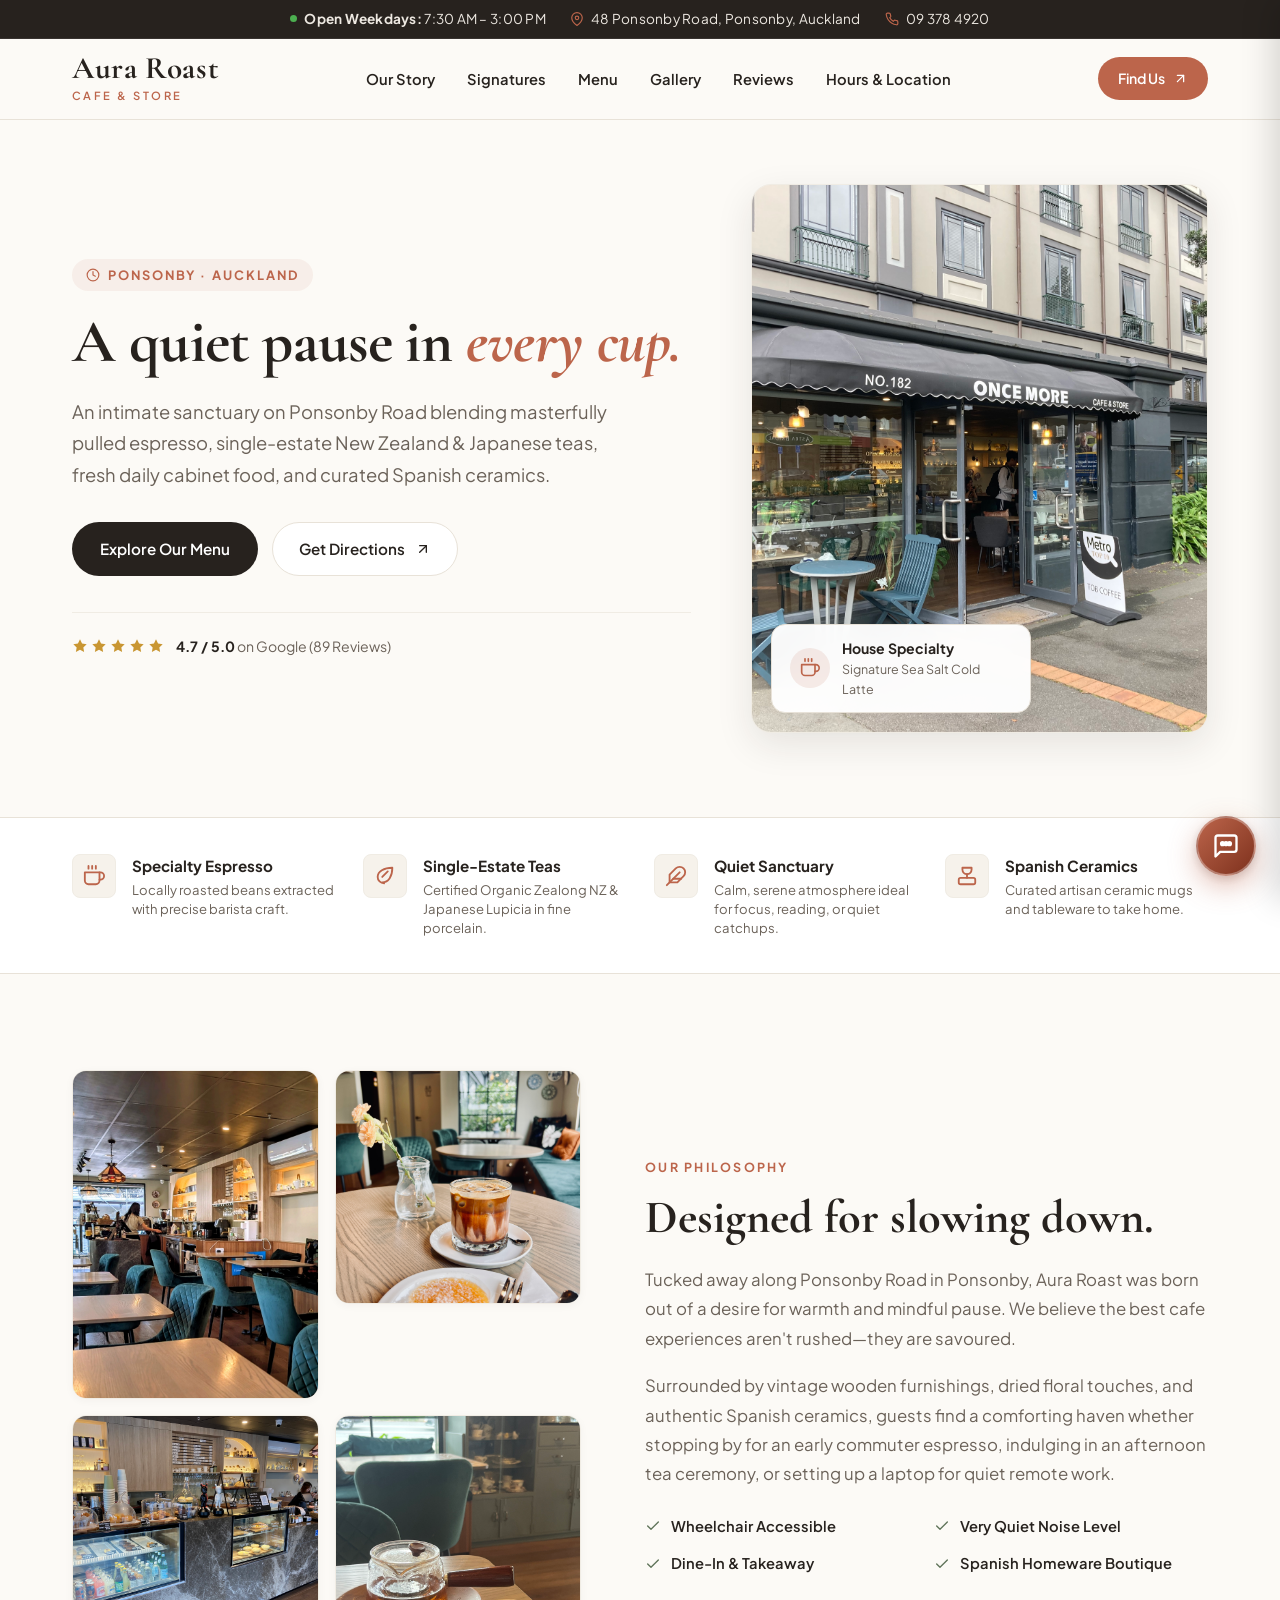
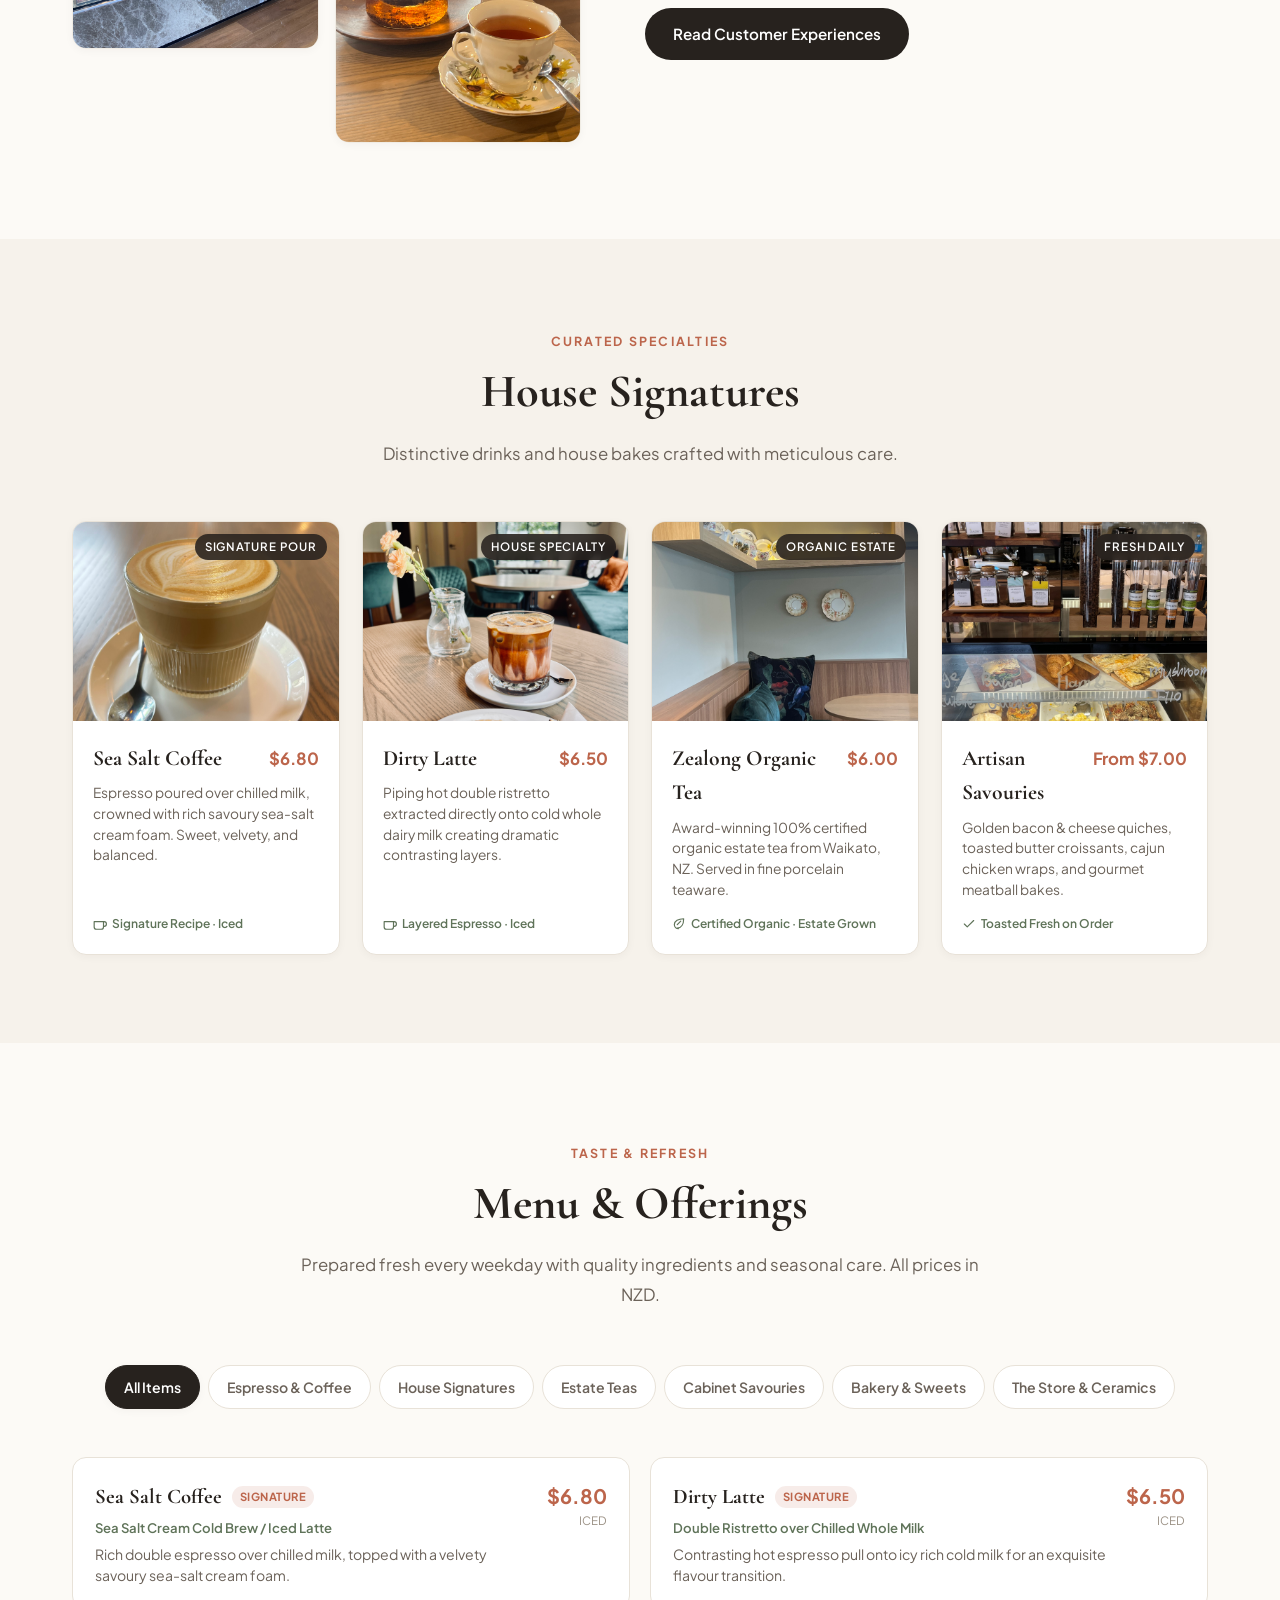
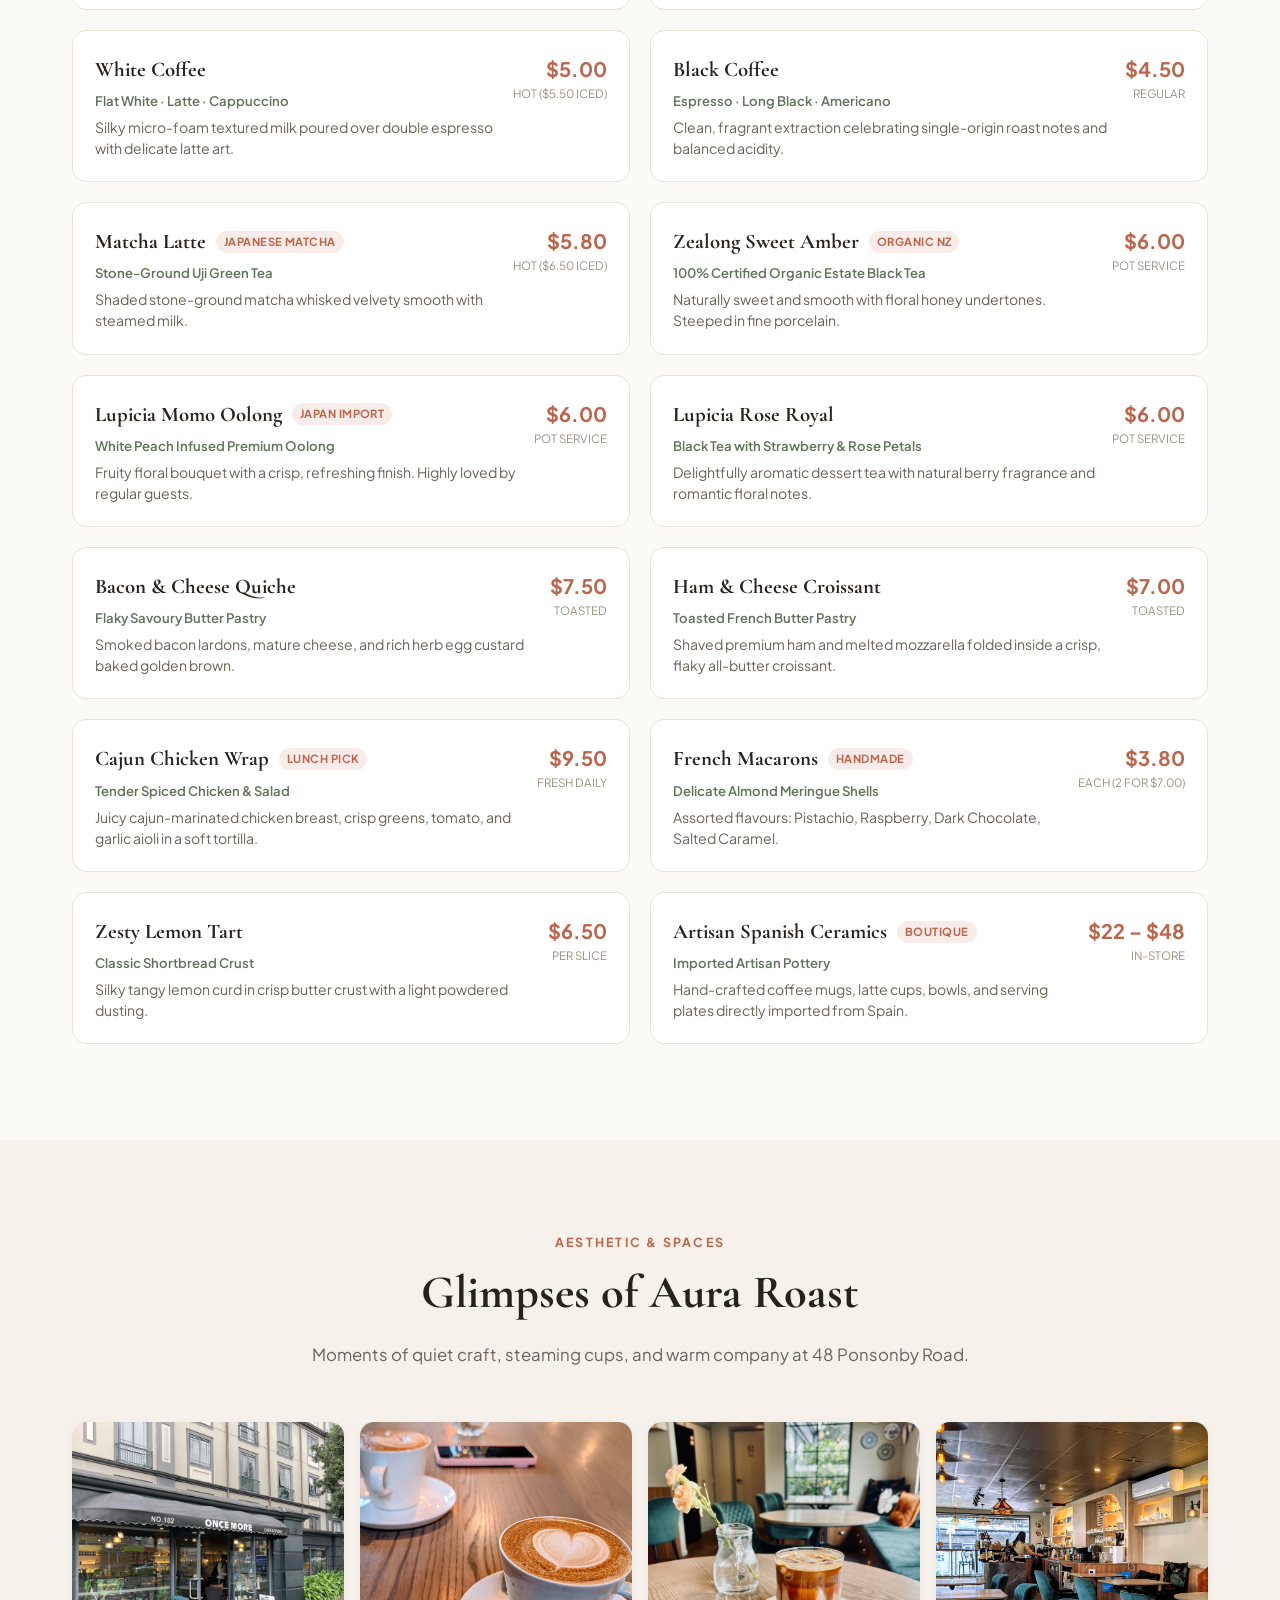
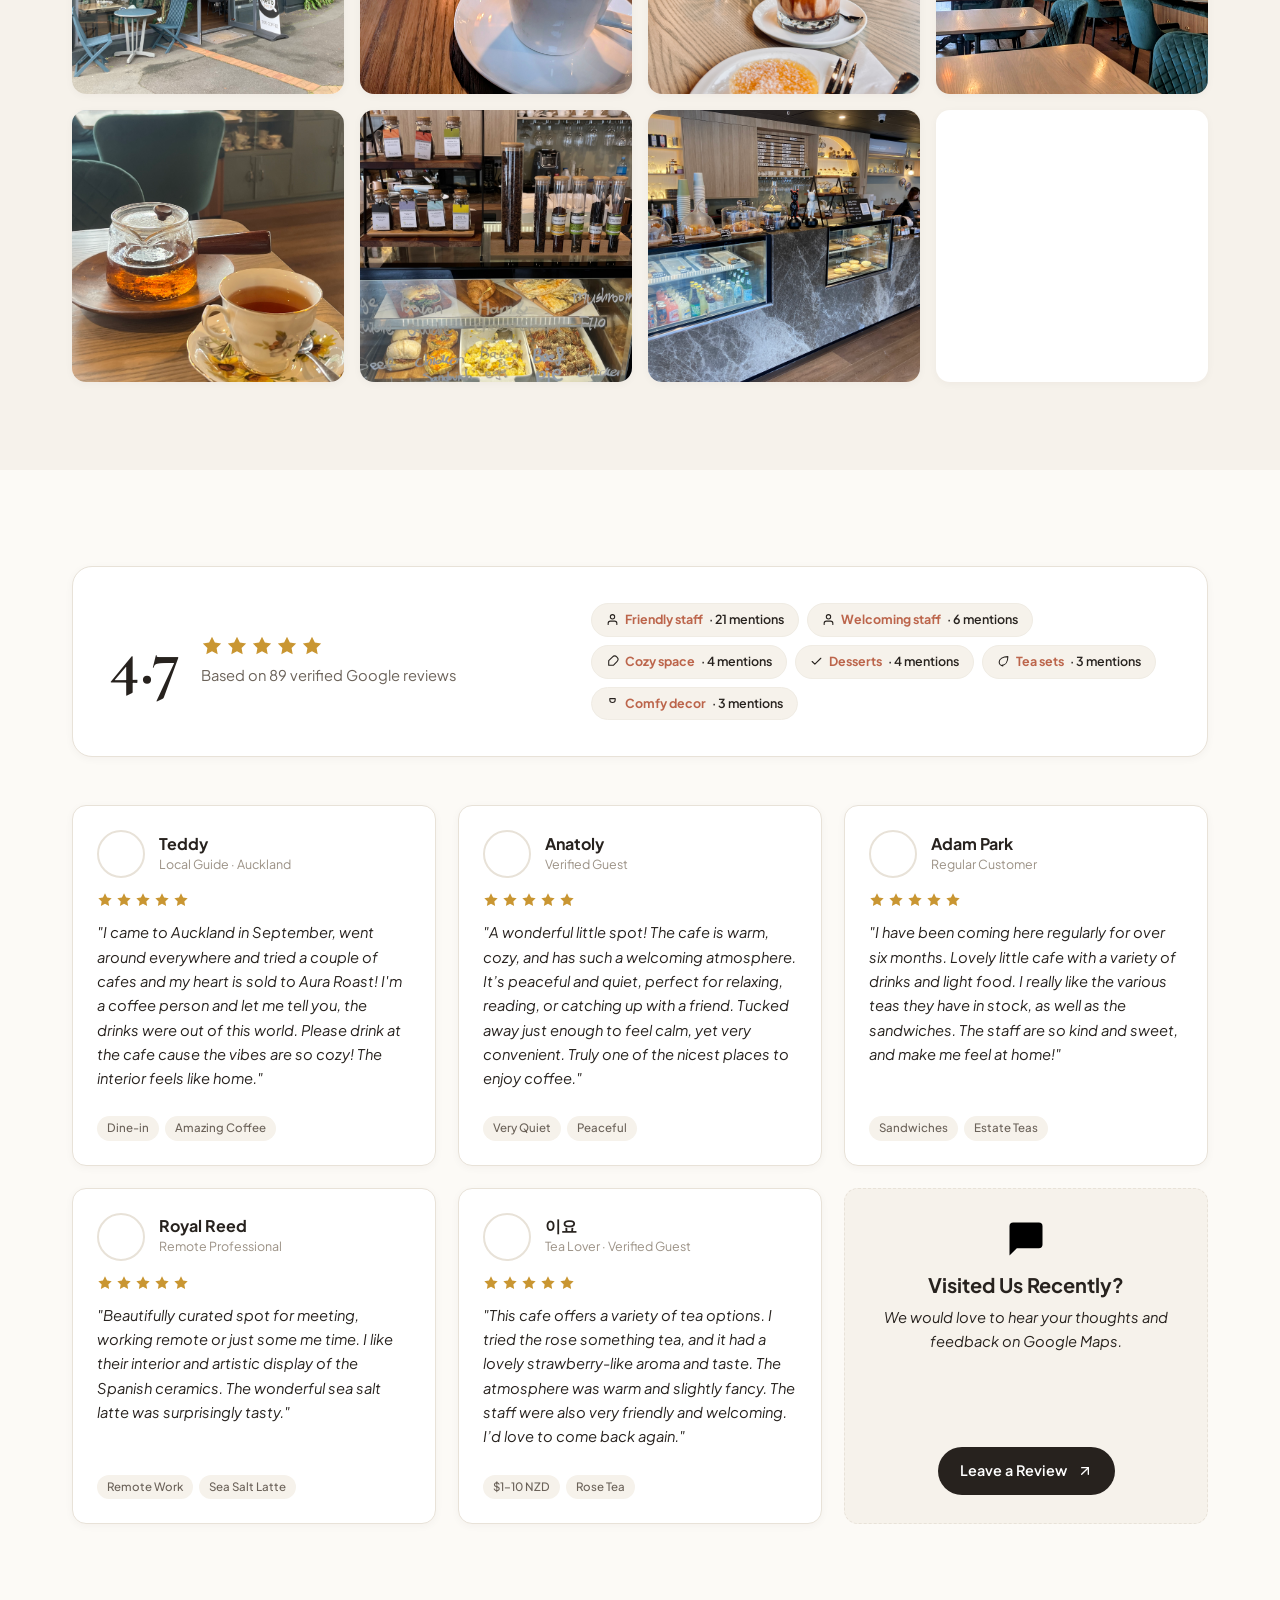
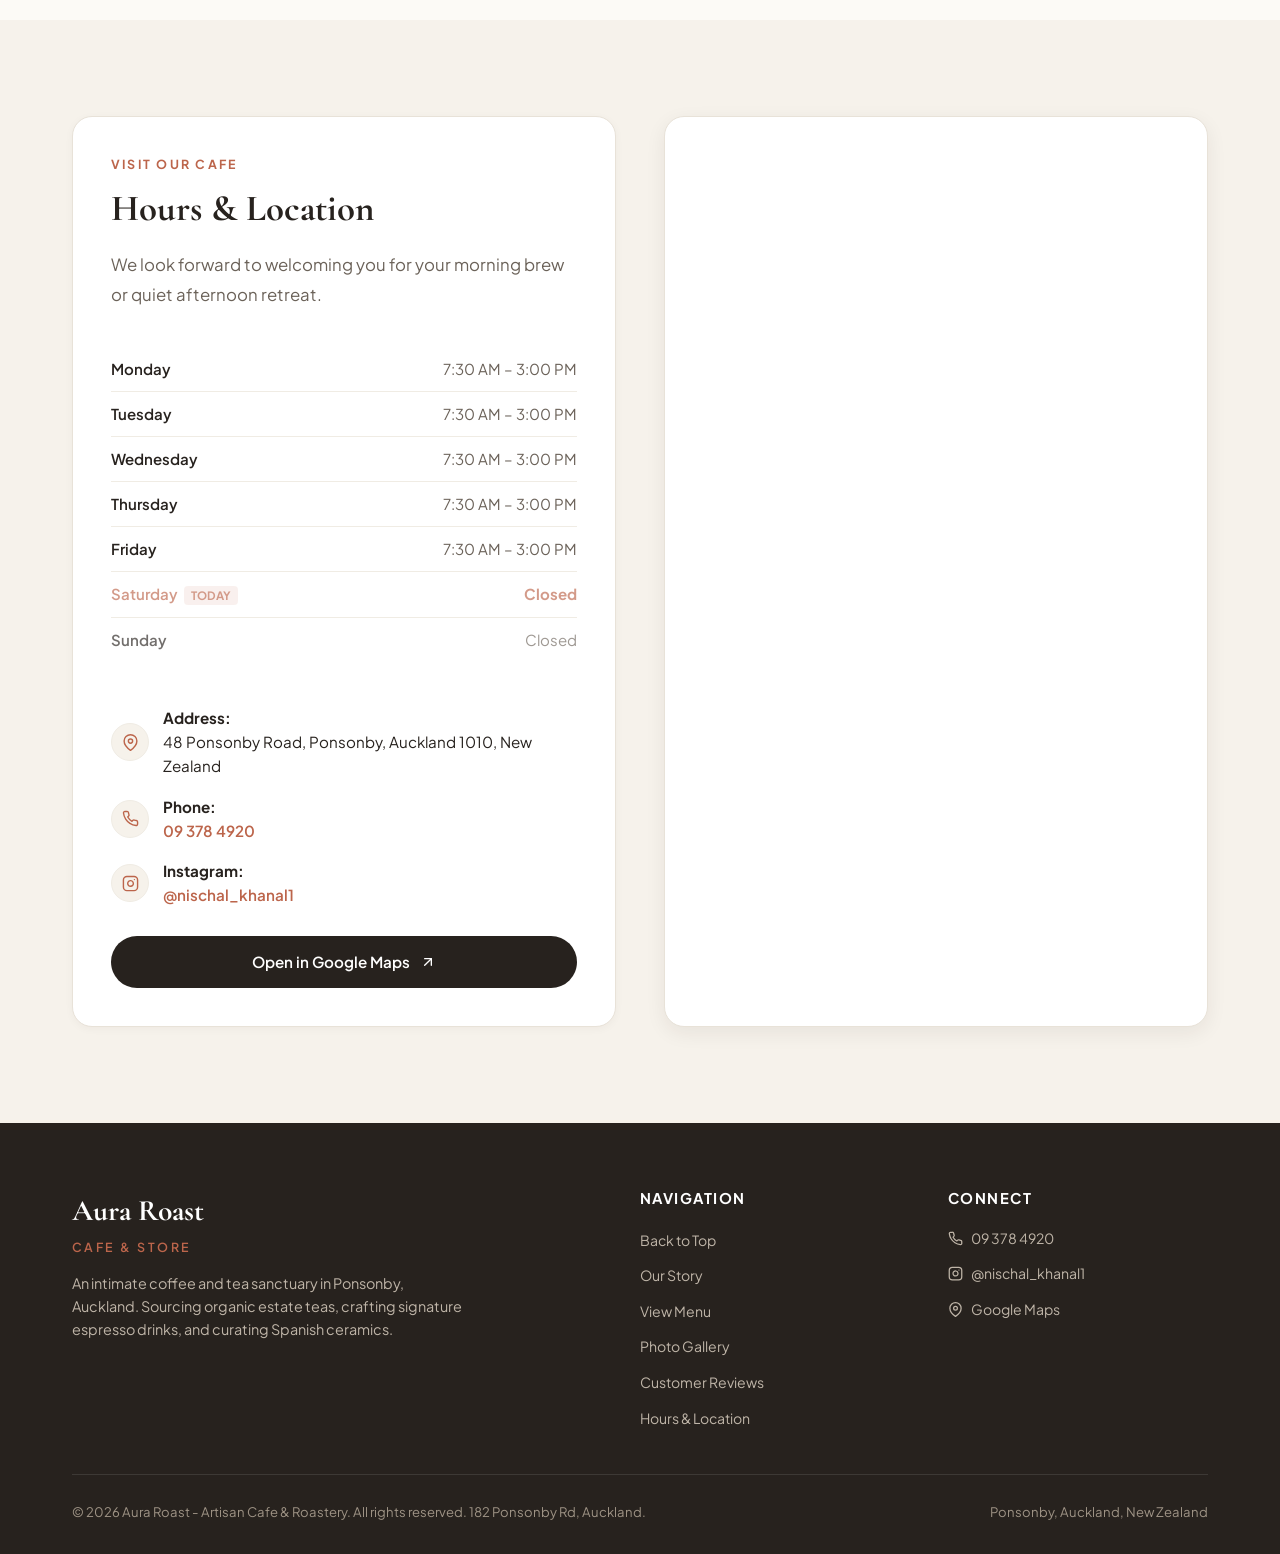
<file: index.html>
<!DOCTYPE html>
<html lang="en-NZ">
<head>
  <meta charset="UTF-8">
  <meta name="viewport" content="width=device-width, initial-scale=1.0, maximum-scale=5.0">
  <title>Aura Roast - Artisan Cafe &amp; Roastery | Specialty Coffee &amp; Fine Tea in Ponsonby, Auckland</title>
  
  <!-- SEO Meta Tags -->
  <meta name="description" content="Discover Aura Roast - Artisan Cafe &amp; Roastery in Ponsonby, Auckland. Specialty espresso, signature sea salt iced coffee, organic Zealong &amp; Lupicia teas, fresh daily cabinet food, and curated Spanish ceramics at 48 Ponsonby Road.">
  <meta name="keywords" content="Aura Roast Cafe, Ponsonby cafe, coffee shop Auckland, Ponsonby Road cafe, sea salt latte Auckland, Zealong organic tea, Lupicia tea Auckland, Spanish ceramics, quiet cafe study Auckland">
  <meta name="author" content="Aura Roast - Artisan Cafe &amp; Roastery">
  <meta name="robots" content="index, follow, max-image-preview:large, max-snippet:-1, max-video-preview:-1">
  <link rel="canonical" href="https://hunter-420.github.io/once_more_cafe/">
  <meta name="theme-color" content="#27221E">

  <!-- Geotagging Meta Tags for Local SEO -->
  <meta name="geo.region" content="NZ-AUK">
  <meta name="geo.placename" content="Ponsonby, Auckland">
  <meta name="geo.position" content="-36.8576;174.7468">
  <meta name="ICBM" content="-36.8576, 174.7468">

  <!-- Open Graph / Facebook -->
  <meta property="og:type" content="business.business">
  <meta property="og:site_name" content="Aura Roast - Artisan Cafe &amp; Roastery">
  <meta property="og:title" content="Aura Roast - Artisan Cafe &amp; Roastery | Specialty Coffee &amp; Fine Tea in Ponsonby, Auckland">
  <meta property="og:description" content="An intimate sanctuary in Ponsonby offering specialty espresso, signature sea salt cold latte, organic estate teas, fresh morning savouries, and curated Spanish ceramics.">
  <meta property="og:url" content="https://hunter-420.github.io/once_more_cafe/">
  <meta property="og:image" content="https://hunter-420.github.io/once_more_cafe/images/gallery_01.jpg">
  <meta property="og:image:alt" content="Aura Roast Cafe exterior on Ponsonby Road, Ponsonby, Auckland">
  <meta property="og:image:width" content="1200">
  <meta property="og:image:height" content="900">
  <meta property="og:locale" content="en_NZ">
  <meta property="business:contact_data:street_address" content="48 Ponsonby Road">
  <meta property="business:contact_data:locality" content="Ponsonby">
  <meta property="business:contact_data:region" content="Auckland">
  <meta property="business:contact_data:postal_code" content="1011">
  <meta property="business:contact_data:country_name" content="New Zealand">

  <!-- Twitter Card -->
  <meta name="twitter:card" content="summary_large_image">
  <meta name="twitter:title" content="Aura Roast - Artisan Cafe &amp; Roastery | Specialty Coffee &amp; Fine Tea">
  <meta name="twitter:description" content="An intimate sanctuary in Ponsonby offering specialty espresso, signature sea salt cold latte, organic estate teas, fresh morning savouries, and curated Spanish ceramics.">
  <meta name="twitter:image" content="https://hunter-420.github.io/once_more_cafe/images/gallery_01.jpg">

  <!-- Google Web Fonts Preconnect & Load -->
  <link rel="preconnect" href="https://fonts.googleapis.com">
  <link rel="preconnect" href="https://fonts.gstatic.com" crossorigin>
  <link href="https://fonts.googleapis.com/css2?family=Cormorant+Garamond:ital,wght@0,500;0,600;0,700;1,400;1,600&family=Plus+Jakarta+Sans:wght@400;500;600;700&display=swap" rel="stylesheet">
  
  <!-- Stylesheet -->
  <link rel="stylesheet" href="styles.css">

  <!-- Schema.org Comprehensive Structured Data (JSON-LD) -->
  <script type="application/ld+json">
  {
    "@context": "https://schema.org",
    "@graph": [
      {
        "@type": ["CafeOrCoffeeShop", "Store"],
        "@id": "https://maps.app.goo.gl/sYgYipkAPVMcbTCM9#cafe",
        "name": "Aura Roast - Artisan Cafe & Roastery",
        "alternateName": "Aura Roast Cafe",
        "description": "An intimate sanctuary in Ponsonby, Auckland offering specialty espresso, signature sea salt coffee, certified organic Zealong NZ & Lupicia Japanese teas, daily fresh cabinet savouries, fine French macarons, and curated artisan Spanish ceramics.",
        "url": "https://maps.app.goo.gl/sYgYipkAPVMcbTCM9",
        "sameAs": [
          "https://www.instagram.com/nischal_khanal1/",
          "https://maps.app.goo.gl/sYgYipkAPVMcbTCM9"
        ],
        "telephone": "+64 9 378 4920",
        "priceRange": "$",
        "currenciesAccepted": "NZD",
        "paymentAccepted": "Cash, Credit Card, EFTPOS, Contactless",
        "servesCuisine": [
          "Specialty Coffee",
          "Organic Tea",
          "Pastries",
          "Savouries",
          "Brunch"
        ],
        "address": {
          "@type": "PostalAddress",
          "streetAddress": "48 Ponsonby Road",
          "addressLocality": "Ponsonby",
          "addressRegion": "Auckland",
          "postalCode": "1011",
          "addressCountry": "NZ"
        },
        "geo": {
          "@type": "GeoCoordinates",
          "latitude": -36.863458,
          "longitude": 174.7613921
        },
        "openingHoursSpecification": [
          {
            "@type": "OpeningHoursSpecification",
            "dayOfWeek": ["Monday", "Tuesday", "Wednesday", "Thursday", "Friday"],
            "opens": "07:30",
            "closes": "15:00"
          }
        ],
        "aggregateRating": {
          "@type": "AggregateRating",
          "ratingValue": "4.7",
          "reviewCount": "89",
          "bestRating": "5",
          "worstRating": "1"
        },
        "amenityFeature": [
          {
            "@type": "LocationFeatureSpecification",
            "name": "Wheelchair-accessible entrance",
            "value": true
          },
          {
            "@type": "LocationFeatureSpecification",
            "name": "Wheelchair-accessible seating",
            "value": true
          },
          {
            "@type": "LocationFeatureSpecification",
            "name": "Quiet work-friendly atmosphere",
            "value": true
          },
          {
            "@type": "LocationFeatureSpecification",
            "name": "Dine-in",
            "value": true
          },
          {
            "@type": "LocationFeatureSpecification",
            "name": "Takeaway",
            "value": true
          }
        ],
        "hasMenu": {
          "@type": "Menu",
          "name": "Aura Roast Offerings",
          "hasMenuSection": [
            {
              "@type": "MenuSection",
              "name": "Signatures",
              "hasMenuItem": [
                {
                  "@type": "MenuItem",
                  "name": "Sea Salt Coffee",
                  "description": "Rich espresso layered over chilled milk with savoury whipped sea-salt cream foam.",
                  "offers": { "@type": "Offer", "price": "6.80", "priceCurrency": "NZD" }
                },
                {
                  "@type": "MenuItem",
                  "name": "Dirty Latte",
                  "description": "Double ristretto pulled directly onto chilled whole milk.",
                  "offers": { "@type": "Offer", "price": "6.50", "priceCurrency": "NZD" }
                }
              ]
            },
            {
              "@type": "MenuSection",
              "name": "Organic Estate Teas",
              "hasMenuItem": [
                {
                  "@type": "MenuItem",
                  "name": "Zealong Sweet Amber Black Tea",
                  "description": "Certified organic estate black tea from Waikato, NZ.",
                  "offers": { "@type": "Offer", "price": "6.00", "priceCurrency": "NZD" }
                },
                {
                  "@type": "MenuItem",
                  "name": "Lupicia Momo Oolong",
                  "description": "White peach infused Japanese oolong tea.",
                  "offers": { "@type": "Offer", "price": "6.00", "priceCurrency": "NZD" }
                }
              ]
            }
          ]
        }
      }
    ]
  }
  </script>
</head>
<body>

  <!-- Accessible Skip Link -->
  <a href="#main-content" class="skip-to-content">Skip to content</a>

  <!-- Top Announcement Bar -->
  <aside class="top-bar" aria-label="Opening Schedule and Quick Contact">
    <div class="container top-bar-inner">
      <div class="top-bar-item">
        <span class="status-dot" aria-hidden="true"></span>
        <span><strong>Open Weekdays:</strong> 7:30 AM – 3:00 PM</span>
      </div>
      <div class="top-bar-item">
        <svg class="svg-icon stroke" viewBox="0 0 24 24" aria-hidden="true"><path d="M21 10c0 7-9 13-9 13s-9-6-9-13a9 9 0 0 1 18 0z"></path><circle cx="12" cy="10" r="3"></circle></svg>
        <span>48 Ponsonby Road, Ponsonby, Auckland</span>
      </div>
      <div class="top-bar-item">
        <svg class="svg-icon stroke" viewBox="0 0 24 24" aria-hidden="true"><path d="M22 16.92v3a2 2 0 0 1-2.18 2 19.79 19.79 0 0 1-8.63-3.07 19.5 19.5 0 0 1-6-6 19.79 19.79 0 0 1-3.07-8.67A2 2 0 0 1 4.11 2h3a2 2 0 0 1 2 1.72 12.84 12.84 0 0 0 .7 2.81 2 2 0 0 1-.45 2.11L8.09 9.91a16 16 0 0 0 6 6l1.27-1.27a2 2 0 0 1 2.11-.45 12.84 12.84 0 0 0 2.81.7A2 2 0 0 1 22 16.92z"></path></svg>
        <a href="tel:+6493784920" aria-label="Call Aura Roast at 09 378 4920">09 378 4920</a>
      </div>
    </div>
  </aside>

  <!-- Navigation Bar -->
  <header class="navbar" role="banner">
    <div class="container nav-container">
      <a href="#hero" class="brand-logo" aria-label="Aura Roast Cafe &amp; Roastery - Home">
        <span class="brand-name">Aura Roast</span>
        <span class="brand-sub">Cafe &amp; Store</span>
      </a>

      <!-- Desktop Navigation Links -->
      <nav aria-label="Primary Navigation">
        <ul class="nav-links-desktop">
          <li><a href="#story" class="nav-link">Our Story</a></li>
          <li><a href="#signatures" class="nav-link">Signatures</a></li>
          <li><a href="#menu" class="nav-link">Menu</a></li>
          <li><a href="#gallery" class="nav-link">Gallery</a></li>
          <li><a href="#reviews" class="nav-link">Reviews</a></li>
          <li><a href="#location" class="nav-link">Hours &amp; Location</a></li>
        </ul>
      </nav>

      <!-- Navigation Actions -->
      <div class="nav-actions">
        <a href="https://maps.app.goo.gl/sYgYipkAPVMcbTCM9" target="_blank" rel="noopener noreferrer" class="nav-cta-btn" aria-label="Find Aura Roast on Google Maps">
          <span>Find Us</span>
          <svg class="svg-icon stroke" viewBox="0 0 24 24" aria-hidden="true"><line x1="7" y1="17" x2="17" y2="7"></line><polyline points="7 7 17 7 17 17"></polyline></svg>
        </a>

        <!-- Mobile Menu Hamburger Button -->
        <button class="mobile-menu-toggle" id="mobileMenuBtn" aria-label="Open Navigation Menu" aria-expanded="false" aria-controls="mobileNavDrawer">
          <svg class="svg-icon stroke" viewBox="0 0 24 24" aria-hidden="true"><line x1="3" y1="12" x2="21" y2="12"></line><line x1="3" y1="6" x2="21" y2="6"></line><line x1="3" y1="18" x2="21" y2="18"></line></svg>
        </button>
      </div>
    </div>
  </header>

  <!-- Mobile Navigation Drawer Overlay & Panel -->
  <div class="mobile-drawer-overlay" id="mobileDrawerOverlay" aria-hidden="true"></div>
  <aside class="mobile-nav-drawer" id="mobileNavDrawer" role="dialog" aria-modal="true" aria-label="Navigation Menu">
    <div class="mobile-drawer-header">
      <div class="brand-logo">
        <span class="brand-name" style="font-size: 1.5rem;">Aura Roast</span>
        <span class="brand-sub">Cafe &amp; Store</span>
      </div>
      <button class="mobile-drawer-close" id="mobileDrawerClose" aria-label="Close Navigation Menu">
        <svg class="svg-icon stroke" viewBox="0 0 24 24" aria-hidden="true"><line x1="18" y1="6" x2="6" y2="18"></line><line x1="6" y1="6" x2="18" y2="18"></line></svg>
      </button>
    </div>

    <ul class="mobile-drawer-links">
      <li><a href="#hero" class="mobile-link">Home</a></li>
      <li><a href="#story" class="mobile-link">Our Story</a></li>
      <li><a href="#signatures" class="mobile-link">Signatures</a></li>
      <li><a href="#menu" class="mobile-link">Menu &amp; Offerings</a></li>
      <li><a href="#gallery" class="mobile-link">Gallery</a></li>
      <li><a href="#reviews" class="mobile-link">Customer Reviews</a></li>
      <li><a href="#location" class="mobile-link">Hours &amp; Location</a></li>
    </ul>

    <div class="mobile-drawer-footer">
      <div><strong>Weekdays:</strong> 7:30 AM – 3:00 PM</div>
      <div>48 Ponsonby Road, Ponsonby</div>
      <a href="tel:+6493784920" style="color: var(--color-accent-terracotta); font-weight: 600;">09 378 4920</a>
    </div>
  </aside>

  <!-- Main Landmark -->
  <main id="main-content">

    <!-- Hero Section -->
    <section class="hero" id="hero" aria-labelledby="hero-title">
      <div class="container hero-grid">
        <div class="hero-content">
          <div class="hero-kicker">
            <svg class="svg-icon stroke" viewBox="0 0 24 24" aria-hidden="true"><circle cx="12" cy="12" r="10"></circle><polyline points="12 6 12 12 16 14"></polyline></svg>
            <span>Ponsonby · Auckland</span>
          </div>

          <h1 class="hero-title" id="hero-title">
            A quiet pause in <span>every cup.</span>
          </h1>

          <p class="hero-lead">
            An intimate sanctuary on Ponsonby Road blending masterfully pulled espresso, single-estate New Zealand &amp; Japanese teas, fresh daily cabinet food, and curated Spanish ceramics.
          </p>

          <div class="hero-actions">
            <a href="#menu" class="btn-primary">
              <span>Explore Our Menu</span>
            </a>
            <a href="https://maps.app.goo.gl/sYgYipkAPVMcbTCM9" target="_blank" rel="noopener noreferrer" class="btn-outline">
              <span>Get Directions</span>
              <svg class="svg-icon stroke" viewBox="0 0 24 24" aria-hidden="true"><line x1="7" y1="17" x2="17" y2="7"></line><polyline points="7 7 17 7 17 17"></polyline></svg>
            </a>
          </div>

          <div class="hero-badges-strip">
            <div class="hero-rating-badge">
              <span class="stars-row" aria-label="Rated 4.7 out of 5 stars">
                <svg class="star-icon" viewBox="0 0 24 24" aria-hidden="true"><path d="M12 2l3.09 6.26L22 9.27l-5 4.87 1.18 6.88L12 17.77l-6.18 3.25L7 14.14 2 9.27l6.91-1.01L12 2z"></path></svg>
                <svg class="star-icon" viewBox="0 0 24 24" aria-hidden="true"><path d="M12 2l3.09 6.26L22 9.27l-5 4.87 1.18 6.88L12 17.77l-6.18 3.25L7 14.14 2 9.27l6.91-1.01L12 2z"></path></svg>
                <svg class="star-icon" viewBox="0 0 24 24" aria-hidden="true"><path d="M12 2l3.09 6.26L22 9.27l-5 4.87 1.18 6.88L12 17.77l-6.18 3.25L7 14.14 2 9.27l6.91-1.01L12 2z"></path></svg>
                <svg class="star-icon" viewBox="0 0 24 24" aria-hidden="true"><path d="M12 2l3.09 6.26L22 9.27l-5 4.87 1.18 6.88L12 17.77l-6.18 3.25L7 14.14 2 9.27l6.91-1.01L12 2z"></path></svg>
                <svg class="star-icon" viewBox="0 0 24 24" aria-hidden="true"><path d="M12 2l3.09 6.26L22 9.27l-5 4.87 1.18 6.88L12 17.77l-6.18 3.25L7 14.14 2 9.27l6.91-1.01L12 2z"></path></svg>
              </span>
              <div class="rating-text">
                <strong>4.7 / 5.0</strong> on Google (89 Reviews)
              </div>
            </div>
          </div>
        </div>

        <div class="hero-images-stack">
          <div class="hero-main-card">
            <img 
              src="images/gallery_01.jpg" 
              alt="Aura Roast Cafe storefront entrance on Ponsonby Road in Ponsonby Auckland"
              width="600"
              height="720"
              fetchpriority="high"
            >
          </div>
          <div class="hero-floating-card">
            <div class="floating-icon">
              <svg class="svg-icon stroke" viewBox="0 0 24 24" aria-hidden="true"><path d="M18 8h1a4 4 0 0 1 0 8h-1"></path><path d="M2 8h16v9a4 4 0 0 1-4 4H6a4 4 0 0 1-4-4V8z"></path><line x1="6" y1="1" x2="6" y2="4"></line><line x1="10" y1="1" x2="10" y2="4"></line><line x1="14" y1="1" x2="14" y2="4"></line></svg>
            </div>
            <div>
              <div class="floating-text-title">House Specialty</div>
              <div class="floating-text-desc">Signature Sea Salt Cold Latte</div>
            </div>
          </div>
        </div>
      </div>
    </section>

    <!-- Features Strip -->
    <section class="features-strip" aria-label="Key Highlights">
      <div class="container">
        <div class="features-grid">
          <div class="feature-item">
            <div class="feature-icon-box">
              <svg class="svg-icon stroke" viewBox="0 0 24 24" aria-hidden="true"><path d="M18 8h1a4 4 0 0 1 0 8h-1"></path><path d="M2 8h16v9a4 4 0 0 1-4 4H6a4 4 0 0 1-4-4V8z"></path><line x1="6" y1="1" x2="6" y2="4"></line><line x1="10" y1="1" x2="10" y2="4"></line><line x1="14" y1="1" x2="14" y2="4"></line></svg>
            </div>
            <div>
              <h2 class="feature-title">Specialty Espresso</h2>
              <p class="feature-desc">Locally roasted beans extracted with precise barista craft.</p>
            </div>
          </div>

          <div class="feature-item">
            <div class="feature-icon-box">
              <svg class="svg-icon stroke" viewBox="0 0 24 24" aria-hidden="true"><path d="M11 20A7 7 0 0 1 4 13C4 7 11 3 20 3c0 9-4 16-11 16z"></path><path d="M9 13l6-6"></path></svg>
            </div>
            <div>
              <h2 class="feature-title">Single-Estate Teas</h2>
              <p class="feature-desc">Certified Organic Zealong NZ &amp; Japanese Lupicia in fine porcelain.</p>
            </div>
          </div>

          <div class="feature-item">
            <div class="feature-icon-box">
              <svg class="svg-icon stroke" viewBox="0 0 24 24" aria-hidden="true"><path d="M20.24 12.24a6 6 0 0 0-8.49-8.49L5 10.5V19h8.5z"></path><line x1="16" y1="8" x2="2" y2="22"></line><line x1="17.5" y1="15" x2="9" y2="15"></line></svg>
            </div>
            <div>
              <h2 class="feature-title">Quiet Sanctuary</h2>
              <p class="feature-desc">Calm, serene atmosphere ideal for focus, reading, or quiet catchups.</p>
            </div>
          </div>

          <div class="feature-item">
            <div class="feature-icon-box">
              <svg class="svg-icon stroke" viewBox="0 0 24 24" aria-hidden="true"><path d="M7 3h10v2a5 5 0 0 1-5 5h0a5 5 0 0 1-5-5V3z"></path><path d="M12 10v4"></path><path d="M5 14h14a2 2 0 0 1 2 2v3a2 2 0 0 1-2 2H5a2 2 0 0 1-2-2v-3a2 2 0 0 1 2-2z"></path></svg>
            </div>
            <div>
              <h2 class="feature-title">Spanish Ceramics</h2>
              <p class="feature-desc">Curated artisan ceramic mugs and tableware to take home.</p>
            </div>
          </div>
        </div>
      </div>
    </section>

    <!-- Our Philosophy / Story Section -->
    <section class="story-section" id="story" aria-labelledby="story-heading">
      <div class="container story-grid">
        <div class="story-mosaic">
          <div class="mosaic-img-box tall">
            <img 
              src="images/gallery_04.jpg" 
              alt="Warm wooden counter and espresso machine inside Aura Roast Cafe" 
              loading="lazy"
            >
          </div>
          <div class="mosaic-img-box">
            <img 
              src="images/gallery_02.jpg" 
              alt="Signature iced dirty latte paired with artisan mango dessert" 
              loading="lazy"
            >
          </div>
          <div class="mosaic-img-box">
            <img 
              src="images/review_photo_10.jpg" 
              alt="Cozy interior counter with fresh cabinet food and vintage decor" 
              loading="lazy"
            >
          </div>
          <div class="mosaic-img-box tall">
            <img 
              src="images/review_photo_05.jpg" 
              alt="Mindful tea ceremony with delicate porcelain teaware" 
              loading="lazy"
            >
          </div>
        </div>

        <div class="story-details">
          <span class="section-label">OUR PHILOSOPHY</span>
          <h2 class="section-heading" id="story-heading">Designed for slowing down.</h2>
          <p class="story-text">
            Tucked away along Ponsonby Road in Ponsonby, Aura Roast was born out of a desire for warmth and mindful pause. We believe the best cafe experiences aren't rushed—they are savoured.
          </p>
          <p class="story-text">
            Surrounded by vintage wooden furnishings, dried floral touches, and authentic Spanish ceramics, guests find a comforting haven whether stopping by for an early commuter espresso, indulging in an afternoon tea ceremony, or setting up a laptop for quiet remote work.
          </p>

          <ul class="story-checklist">
            <li>
              <svg class="svg-icon stroke icon-check" viewBox="0 0 24 24" aria-hidden="true"><polyline points="20 6 9 17 4 12"></polyline></svg>
              <span>Wheelchair Accessible</span>
            </li>
            <li>
              <svg class="svg-icon stroke icon-check" viewBox="0 0 24 24" aria-hidden="true"><polyline points="20 6 9 17 4 12"></polyline></svg>
              <span>Very Quiet Noise Level</span>
            </li>
            <li>
              <svg class="svg-icon stroke icon-check" viewBox="0 0 24 24" aria-hidden="true"><polyline points="20 6 9 17 4 12"></polyline></svg>
              <span>Dine-In &amp; Takeaway</span>
            </li>
            <li>
              <svg class="svg-icon stroke icon-check" viewBox="0 0 24 24" aria-hidden="true"><polyline points="20 6 9 17 4 12"></polyline></svg>
              <span>Spanish Homeware Boutique</span>
            </li>
          </ul>

          <a href="#reviews" class="btn-primary">
            <span>Read Customer Experiences</span>
          </a>
        </div>
      </div>
    </section>

    <!-- Signature Offerings Section -->
    <section class="signatures-section" id="signatures" aria-labelledby="signatures-heading">
      <div class="container">
        <div class="section-header-center">
          <span class="section-label">CURATED SPECIALTIES</span>
          <h2 class="section-heading" id="signatures-heading">House Signatures</h2>
          <p class="story-text">Distinctive drinks and house bakes crafted with meticulous care.</p>
        </div>

        <div class="signatures-grid">
          <!-- Sig 1: Sea Salt Coffee -->
          <article class="sig-card">
            <div class="sig-img-container">
              <img 
                src="images/review_photo_17.jpg" 
                alt="Signature Sea Salt Iced Coffee with rich cold foam" 
                loading="lazy"
              >
              <span class="sig-badge">Signature Pour</span>
            </div>
            <div class="sig-content">
              <div class="sig-title-row">
                <h3 class="sig-title">Sea Salt Coffee</h3>
                <span class="sig-price">$6.80</span>
              </div>
              <p class="sig-desc">
                Espresso poured over chilled milk, crowned with rich savoury sea-salt cream foam. Sweet, velvety, and balanced.
              </p>
              <span class="sig-tag">
                <svg class="svg-icon stroke" style="width: 14px; height: 14px;" viewBox="0 0 24 24" aria-hidden="true"><path d="M18 8h1a4 4 0 0 1 0 8h-1"></path><path d="M2 8h16v9a4 4 0 0 1-4 4H6a4 4 0 0 1-4-4V8z"></path></svg>
                Signature Recipe · Iced
              </span>
            </div>
          </article>

          <!-- Sig 2: Iced Dirty Latte -->
          <article class="sig-card">
            <div class="sig-img-container">
              <img 
                src="images/gallery_02.jpg" 
                alt="Chilled dirty latte layered with double ristretto" 
                loading="lazy"
              >
              <span class="sig-badge">House Specialty</span>
            </div>
            <div class="sig-content">
              <div class="sig-title-row">
                <h3 class="sig-title">Dirty Latte</h3>
                <span class="sig-price">$6.50</span>
              </div>
              <p class="sig-desc">
                Piping hot double ristretto extracted directly onto cold whole dairy milk creating dramatic contrasting layers.
              </p>
              <span class="sig-tag">
                <svg class="svg-icon stroke" style="width: 14px; height: 14px;" viewBox="0 0 24 24" aria-hidden="true"><path d="M18 8h1a4 4 0 0 1 0 8h-1"></path><path d="M2 8h16v9a4 4 0 0 1-4 4H6a4 4 0 0 1-4-4V8z"></path></svg>
                Layered Espresso · Iced
              </span>
            </div>
          </article>

          <!-- Sig 3: Organic Zealong Tea -->
          <article class="sig-card">
            <div class="sig-img-container">
              <img 
                src="images/review_photo_06.jpg" 
                alt="Zealong Organic New Zealand tea steeping in porcelain teapot" 
                loading="lazy"
              >
              <span class="sig-badge">Organic Estate</span>
            </div>
            <div class="sig-content">
              <div class="sig-title-row">
                <h3 class="sig-title">Zealong Organic Tea</h3>
                <span class="sig-price">$6.00</span>
              </div>
              <p class="sig-desc">
                Award-winning 100% certified organic estate tea from Waikato, NZ. Served in fine porcelain teaware.
              </p>
              <span class="sig-tag">
                <svg class="svg-icon stroke" style="width: 14px; height: 14px;" viewBox="0 0 24 24" aria-hidden="true"><path d="M11 20A7 7 0 0 1 4 13C4 7 11 3 20 3c0 9-4 16-11 16z"></path><path d="M9 13l6-6"></path></svg>
                Certified Organic · Estate Grown
              </span>
            </div>
          </article>

          <!-- Sig 4: Cabinet Savouries & Pastries -->
          <article class="sig-card">
            <div class="sig-img-container">
              <img 
                src="images/review_photo_07.jpg" 
                alt="Fresh cabinet display with savoury quiches, wraps, and tarts" 
                loading="lazy"
              >
              <span class="sig-badge">Fresh Daily</span>
            </div>
            <div class="sig-content">
              <div class="sig-title-row">
                <h3 class="sig-title">Artisan Savouries</h3>
                <span class="sig-price">From $7.00</span>
              </div>
              <p class="sig-desc">
                Golden bacon &amp; cheese quiches, toasted butter croissants, cajun chicken wraps, and gourmet meatball bakes.
              </p>
              <span class="sig-tag">
                <svg class="svg-icon stroke" style="width: 14px; height: 14px;" viewBox="0 0 24 24" aria-hidden="true"><polyline points="20 6 9 17 4 12"></polyline></svg>
                Toasted Fresh on Order
              </span>
            </div>
          </article>
        </div>
      </div>
    </section>

    <!-- Full Menu Section -->
    <section class="menu-section" id="menu" aria-labelledby="menu-heading">
      <div class="container">
        <div class="section-header-center">
          <span class="section-label">TASTE &amp; REFRESH</span>
          <h2 class="section-heading" id="menu-heading">Menu &amp; Offerings</h2>
          <p class="story-text">Prepared fresh every weekday with quality ingredients and seasonal care. All prices in NZD.</p>
        </div>

        <!-- Category Filter Tabs -->
        <div class="menu-filter-bar" role="tablist" aria-label="Menu category filters">
          <button class="menu-filter-btn active" data-filter="all" role="tab" aria-selected="true">All Items</button>
          <button class="menu-filter-btn" data-filter="coffee" role="tab" aria-selected="false">Espresso &amp; Coffee</button>
          <button class="menu-filter-btn" data-filter="signatures" role="tab" aria-selected="false">House Signatures</button>
          <button class="menu-filter-btn" data-filter="tea" role="tab" aria-selected="false">Estate Teas</button>
          <button class="menu-filter-btn" data-filter="savouries" role="tab" aria-selected="false">Cabinet Savouries</button>
          <button class="menu-filter-btn" data-filter="sweets" role="tab" aria-selected="false">Bakery &amp; Sweets</button>
          <button class="menu-filter-btn" data-filter="store" role="tab" aria-selected="false">The Store &amp; Ceramics</button>
        </div>

        <!-- Menu Items Grid -->
        <div class="menu-items-grid" id="menuGrid">

          <!-- Item 1: Sea Salt Coffee -->
          <article class="menu-item-row" data-category="signatures">
            <div class="item-main-info">
              <div class="item-heading">
                <h3 class="item-name">Sea Salt Coffee</h3>
                <span class="item-badge">Signature</span>
              </div>
              <div class="item-subname">Sea Salt Cream Cold Brew / Iced Latte</div>
              <p class="item-desc">Rich double espresso over chilled milk, topped with a velvety savoury sea-salt cream foam.</p>
            </div>
            <div class="item-pricing">
              <span class="item-price">$6.80</span>
              <span class="item-price-label">Iced</span>
            </div>
          </article>

          <!-- Item 2: Dirty Latte -->
          <article class="menu-item-row" data-category="signatures coffee">
            <div class="item-main-info">
              <div class="item-heading">
                <h3 class="item-name">Dirty Latte</h3>
                <span class="item-badge">Signature</span>
              </div>
              <div class="item-subname">Double Ristretto over Chilled Whole Milk</div>
              <p class="item-desc">Contrasting hot espresso pull onto icy rich cold milk for an exquisite flavour transition.</p>
            </div>
            <div class="item-pricing">
              <span class="item-price">$6.50</span>
              <span class="item-price-label">Iced</span>
            </div>
          </article>

          <!-- Item 3: White Coffee -->
          <article class="menu-item-row" data-category="coffee">
            <div class="item-main-info">
              <div class="item-heading">
                <h3 class="item-name">White Coffee</h3>
              </div>
              <div class="item-subname">Flat White · Latte · Cappuccino</div>
              <p class="item-desc">Silky micro-foam textured milk poured over double espresso with delicate latte art.</p>
            </div>
            <div class="item-pricing">
              <span class="item-price">$5.00</span>
              <span class="item-price-label">Hot ($5.50 Iced)</span>
            </div>
          </article>

          <!-- Item 4: Black Coffee -->
          <article class="menu-item-row" data-category="coffee">
            <div class="item-main-info">
              <div class="item-heading">
                <h3 class="item-name">Black Coffee</h3>
              </div>
              <div class="item-subname">Espresso · Long Black · Americano</div>
              <p class="item-desc">Clean, fragrant extraction celebrating single-origin roast notes and balanced acidity.</p>
            </div>
            <div class="item-pricing">
              <span class="item-price">$4.50</span>
              <span class="item-price-label">Regular</span>
            </div>
          </article>

          <!-- Item 5: Matcha Latte -->
          <article class="menu-item-row" data-category="signatures">
            <div class="item-main-info">
              <div class="item-heading">
                <h3 class="item-name">Matcha Latte</h3>
                <span class="item-badge">Japanese Matcha</span>
              </div>
              <div class="item-subname">Stone-Ground Uji Green Tea</div>
              <p class="item-desc">Shaded stone-ground matcha whisked velvety smooth with steamed milk.</p>
            </div>
            <div class="item-pricing">
              <span class="item-price">$5.80</span>
              <span class="item-price-label">Hot ($6.50 Iced)</span>
            </div>
          </article>

          <!-- Item 6: Zealong Sweet Amber Black -->
          <article class="menu-item-row" data-category="tea">
            <div class="item-main-info">
              <div class="item-heading">
                <h3 class="item-name">Zealong Sweet Amber</h3>
                <span class="item-badge">Organic NZ</span>
              </div>
              <div class="item-subname">100% Certified Organic Estate Black Tea</div>
              <p class="item-desc">Naturally sweet and smooth with floral honey undertones. Steeped in fine porcelain.</p>
            </div>
            <div class="item-pricing">
              <span class="item-price">$6.00</span>
              <span class="item-price-label">Pot Service</span>
            </div>
          </article>

          <!-- Item 7: Lupicia Momo Oolong -->
          <article class="menu-item-row" data-category="tea">
            <div class="item-main-info">
              <div class="item-heading">
                <h3 class="item-name">Lupicia Momo Oolong</h3>
                <span class="item-badge">Japan Import</span>
              </div>
              <div class="item-subname">White Peach Infused Premium Oolong</div>
              <p class="item-desc">Fruity floral bouquet with a crisp, refreshing finish. Highly loved by regular guests.</p>
            </div>
            <div class="item-pricing">
              <span class="item-price">$6.00</span>
              <span class="item-price-label">Pot Service</span>
            </div>
          </article>

          <!-- Item 8: Lupicia Rose Royal -->
          <article class="menu-item-row" data-category="tea">
            <div class="item-main-info">
              <div class="item-heading">
                <h3 class="item-name">Lupicia Rose Royal</h3>
              </div>
              <div class="item-subname">Black Tea with Strawberry &amp; Rose Petals</div>
              <p class="item-desc">Delightfully aromatic dessert tea with natural berry fragrance and romantic floral notes.</p>
            </div>
            <div class="item-pricing">
              <span class="item-price">$6.00</span>
              <span class="item-price-label">Pot Service</span>
            </div>
          </article>

          <!-- Item 9: Bacon & Cheese Quiche -->
          <article class="menu-item-row" data-category="savouries">
            <div class="item-main-info">
              <div class="item-heading">
                <h3 class="item-name">Bacon &amp; Cheese Quiche</h3>
              </div>
              <div class="item-subname">Flaky Savoury Butter Pastry</div>
              <p class="item-desc">Smoked bacon lardons, mature cheese, and rich herb egg custard baked golden brown.</p>
            </div>
            <div class="item-pricing">
              <span class="item-price">$7.50</span>
              <span class="item-price-label">Toasted</span>
            </div>
          </article>

          <!-- Item 10: Ham & Cheese Croissant -->
          <article class="menu-item-row" data-category="savouries">
            <div class="item-main-info">
              <div class="item-heading">
                <h3 class="item-name">Ham &amp; Cheese Croissant</h3>
              </div>
              <div class="item-subname">Toasted French Butter Pastry</div>
              <p class="item-desc">Shaved premium ham and melted mozzarella folded inside a crisp, flaky all-butter croissant.</p>
            </div>
            <div class="item-pricing">
              <span class="item-price">$7.00</span>
              <span class="item-price-label">Toasted</span>
            </div>
          </article>

          <!-- Item 11: Cajun Chicken Wrap -->
          <article class="menu-item-row" data-category="savouries">
            <div class="item-main-info">
              <div class="item-heading">
                <h3 class="item-name">Cajun Chicken Wrap</h3>
                <span class="item-badge">Lunch Pick</span>
              </div>
              <div class="item-subname">Tender Spiced Chicken &amp; Salad</div>
              <p class="item-desc">Juicy cajun-marinated chicken breast, crisp greens, tomato, and garlic aioli in a soft tortilla.</p>
            </div>
            <div class="item-pricing">
              <span class="item-price">$9.50</span>
              <span class="item-price-label">Fresh Daily</span>
            </div>
          </article>

          <!-- Item 12: French Macarons -->
          <article class="menu-item-row" data-category="sweets">
            <div class="item-main-info">
              <div class="item-heading">
                <h3 class="item-name">French Macarons</h3>
                <span class="item-badge">Handmade</span>
              </div>
              <div class="item-subname">Delicate Almond Meringue Shells</div>
              <p class="item-desc">Assorted flavours: Pistachio, Raspberry, Dark Chocolate, Salted Caramel.</p>
            </div>
            <div class="item-pricing">
              <span class="item-price">$3.80</span>
              <span class="item-price-label">Each (2 for $7.00)</span>
            </div>
          </article>

          <!-- Item 13: Zesty Lemon Tart -->
          <article class="menu-item-row" data-category="sweets">
            <div class="item-main-info">
              <div class="item-heading">
                <h3 class="item-name">Zesty Lemon Tart</h3>
              </div>
              <div class="item-subname">Classic Shortbread Crust</div>
              <p class="item-desc">Silky tangy lemon curd in crisp butter crust with a light powdered dusting.</p>
            </div>
            <div class="item-pricing">
              <span class="item-price">$6.50</span>
              <span class="item-price-label">Per Slice</span>
            </div>
          </article>

          <!-- Item 14: Spanish Ceramics -->
          <article class="menu-item-row" data-category="store">
            <div class="item-main-info">
              <div class="item-heading">
                <h3 class="item-name">Artisan Spanish Ceramics</h3>
                <span class="item-badge">Boutique</span>
              </div>
              <div class="item-subname">Imported Artisan Pottery</div>
              <p class="item-desc">Hand-crafted coffee mugs, latte cups, bowls, and serving plates directly imported from Spain.</p>
            </div>
            <div class="item-pricing">
              <span class="item-price">$22 – $48</span>
              <span class="item-price-label">In-Store</span>
            </div>
          </article>

        </div>
      </div>
    </section>

    <!-- Photo Gallery Grid Section -->
    <section class="gallery-section" id="gallery" aria-labelledby="gallery-heading">
      <div class="container">
        <div class="section-header-center">
          <span class="section-label">AESTHETIC &amp; SPACES</span>
          <h2 class="section-heading" id="gallery-heading">Glimpses of Aura Roast</h2>
          <p class="story-text">Moments of quiet craft, steaming cups, and warm company at 48 Ponsonby Road.</p>
        </div>

        <div class="gallery-grid">
          <figure class="gallery-card">
            <img src="images/gallery_01.jpg" alt="Storefront and welcoming entrance of Aura Roast Cafe on Ponsonby Road" loading="lazy">
            <figcaption class="gallery-overlay"><span class="gallery-caption">Ponsonby Rd Entrance</span></figcaption>
          </figure>

          <figure class="gallery-card">
            <img src="images/gallery_03.jpg" alt="Specialty flat white with delicate latte art poured into ceramic cup" loading="lazy">
            <figcaption class="gallery-overlay"><span class="gallery-caption">Velvety Flat White</span></figcaption>
          </figure>

          <figure class="gallery-card">
            <img src="images/gallery_02.jpg" alt="Iced dirty latte layered with rich espresso and cold milk" loading="lazy">
            <figcaption class="gallery-overlay"><span class="gallery-caption">Iced Dirty Latte</span></figcaption>
          </figure>

          <figure class="gallery-card">
            <img src="images/gallery_04.jpg" alt="Interior espresso bar with warm lighting and wooden furniture" loading="lazy">
            <figcaption class="gallery-overlay"><span class="gallery-caption">Espresso Counter &amp; Bar</span></figcaption>
          </figure>

          <figure class="gallery-card">
            <img src="images/review_photo_05.jpg" alt="Organic tea brewed and served in fine porcelain teaware" loading="lazy">
            <figcaption class="gallery-overlay"><span class="gallery-caption">Mindful Tea Service</span></figcaption>
          </figure>

          <figure class="gallery-card">
            <img src="images/review_photo_07.jpg" alt="Daily fresh savoury quiches and wraps in the bakery cabinet" loading="lazy">
            <figcaption class="gallery-overlay"><span class="gallery-caption">Fresh Cabinet Savouries</span></figcaption>
          </figure>

          <figure class="gallery-card">
            <img src="images/review_photo_10.jpg" alt="Cozy wooden counter and warm interior aesthetic" loading="lazy">
            <figcaption class="gallery-overlay"><span class="gallery-caption">Cozy Wooden Interior</span></figcaption>
          </figure>

          <figure class="gallery-card">
            <img src="images/review_photo_12.jpg" alt="Barista espresso grinder and commercial espresso extraction" loading="lazy">
            <figcaption class="gallery-overlay"><span class="gallery-caption">Barista Craft</span></figcaption>
          </figure>
        </div>
      </div>
    </section>

    <!-- Reviews & Community Section -->
    <section class="reviews-section" id="reviews" aria-labelledby="reviews-heading">
      <div class="container">
        <div class="reviews-header-card">
          <div class="overall-score-block">
            <div class="big-rating-number">4.7</div>
            <div class="overall-stars-summary">
              <div class="stars-row" aria-label="4.7 out of 5 stars">
                <svg class="star-icon lg" viewBox="0 0 24 24" aria-hidden="true"><path d="M12 2l3.09 6.26L22 9.27l-5 4.87 1.18 6.88L12 17.77l-6.18 3.25L7 14.14 2 9.27l6.91-1.01L12 2z"></path></svg>
                <svg class="star-icon lg" viewBox="0 0 24 24" aria-hidden="true"><path d="M12 2l3.09 6.26L22 9.27l-5 4.87 1.18 6.88L12 17.77l-6.18 3.25L7 14.14 2 9.27l6.91-1.01L12 2z"></path></svg>
                <svg class="star-icon lg" viewBox="0 0 24 24" aria-hidden="true"><path d="M12 2l3.09 6.26L22 9.27l-5 4.87 1.18 6.88L12 17.77l-6.18 3.25L7 14.14 2 9.27l6.91-1.01L12 2z"></path></svg>
                <svg class="star-icon lg" viewBox="0 0 24 24" aria-hidden="true"><path d="M12 2l3.09 6.26L22 9.27l-5 4.87 1.18 6.88L12 17.77l-6.18 3.25L7 14.14 2 9.27l6.91-1.01L12 2z"></path></svg>
                <svg class="star-icon lg" viewBox="0 0 24 24" aria-hidden="true"><path d="M12 2l3.09 6.26L22 9.27l-5 4.87 1.18 6.88L12 17.77l-6.18 3.25L7 14.14 2 9.27l6.91-1.01L12 2z"></path></svg>
              </div>
              <div class="total-reviews-count">Based on 89 verified Google reviews</div>
            </div>
          </div>

          <div class="topic-pills-wrap">
            <span class="topic-pill">
              <svg class="svg-icon stroke" style="width: 13px; height: 13px;" viewBox="0 0 24 24" aria-hidden="true"><path d="M20 21v-2a4 4 0 0 0-4-4H8a4 4 0 0 0-4 4v2"></path><circle cx="12" cy="7" r="4"></circle></svg>
              <strong>Friendly staff</strong> · 21 mentions
            </span>
            <span class="topic-pill">
              <svg class="svg-icon stroke" style="width: 13px; height: 13px;" viewBox="0 0 24 24" aria-hidden="true"><path d="M20 21v-2a4 4 0 0 0-4-4H8a4 4 0 0 0-4 4v2"></path><circle cx="12" cy="7" r="4"></circle></svg>
              <strong>Welcoming staff</strong> · 6 mentions
            </span>
            <span class="topic-pill">
              <svg class="svg-icon stroke" style="width: 13px; height: 13px;" viewBox="0 0 24 24" aria-hidden="true"><path d="M20.24 12.24a6 6 0 0 0-8.49-8.49L5 10.5V19h8.5z"></path></svg>
              <strong>Cozy space</strong> · 4 mentions
            </span>
            <span class="topic-pill">
              <svg class="svg-icon stroke" style="width: 13px; height: 13px;" viewBox="0 0 24 24" aria-hidden="true"><polyline points="20 6 9 17 4 12"></polyline></svg>
              <strong>Desserts</strong> · 4 mentions
            </span>
            <span class="topic-pill">
              <svg class="svg-icon stroke" style="width: 13px; height: 13px;" viewBox="0 0 24 24" aria-hidden="true"><path d="M11 20A7 7 0 0 1 4 13C4 7 11 3 20 3c0 9-4 16-11 16z"></path></svg>
              <strong>Tea sets</strong> · 3 mentions
            </span>
            <span class="topic-pill">
              <svg class="svg-icon stroke" style="width: 13px; height: 13px;" viewBox="0 0 24 24" aria-hidden="true"><path d="M7 3h10v2a5 5 0 0 1-5 5h0a5 5 0 0 1-5-5V3z"></path></svg>
              <strong>Comfy decor</strong> · 3 mentions
            </span>
          </div>
        </div>

        <div class="reviews-cards-grid">
          <!-- Review 1: Teddy -->
          <article class="review-card">
            <div class="review-header">
              <img src="images/avatars/avatar_04_teddy.jpg" alt="Reviewer profile of Teddy" class="reviewer-avatar" width="48" height="48" loading="lazy">
              <div>
                <h3 class="reviewer-name">Teddy</h3>
                <div class="review-meta">Local Guide · Auckland</div>
              </div>
            </div>
            <div class="stars-row" aria-label="5 stars">
              <svg class="star-icon" viewBox="0 0 24 24" aria-hidden="true"><path d="M12 2l3.09 6.26L22 9.27l-5 4.87 1.18 6.88L12 17.77l-6.18 3.25L7 14.14 2 9.27l6.91-1.01L12 2z"></path></svg>
              <svg class="star-icon" viewBox="0 0 24 24" aria-hidden="true"><path d="M12 2l3.09 6.26L22 9.27l-5 4.87 1.18 6.88L12 17.77l-6.18 3.25L7 14.14 2 9.27l6.91-1.01L12 2z"></path></svg>
              <svg class="star-icon" viewBox="0 0 24 24" aria-hidden="true"><path d="M12 2l3.09 6.26L22 9.27l-5 4.87 1.18 6.88L12 17.77l-6.18 3.25L7 14.14 2 9.27l6.91-1.01L12 2z"></path></svg>
              <svg class="star-icon" viewBox="0 0 24 24" aria-hidden="true"><path d="M12 2l3.09 6.26L22 9.27l-5 4.87 1.18 6.88L12 17.77l-6.18 3.25L7 14.14 2 9.27l6.91-1.01L12 2z"></path></svg>
              <svg class="star-icon" viewBox="0 0 24 24" aria-hidden="true"><path d="M12 2l3.09 6.26L22 9.27l-5 4.87 1.18 6.88L12 17.77l-6.18 3.25L7 14.14 2 9.27l6.91-1.01L12 2z"></path></svg>
            </div>
            <p class="review-quote">
              "I came to Auckland in September, went around everywhere and tried a couple of cafes and my heart is sold to Aura Roast! I'm a coffee person and let me tell you, the drinks were out of this world. Please drink at the cafe cause the vibes are so cozy! The interior feels like home."
            </p>
            <div class="review-chips">
              <span class="review-badge">Dine-in</span>
              <span class="review-badge">Amazing Coffee</span>
            </div>
          </article>

          <!-- Review 2: Anatoly -->
          <article class="review-card">
            <div class="review-header">
              <img src="images/avatars/avatar_02_anatoly.jpg" alt="Reviewer profile of Anatoly" class="reviewer-avatar" width="48" height="48" loading="lazy">
              <div>
                <h3 class="reviewer-name">Anatoly</h3>
                <div class="review-meta">Verified Guest</div>
              </div>
            </div>
            <div class="stars-row" aria-label="5 stars">
              <svg class="star-icon" viewBox="0 0 24 24" aria-hidden="true"><path d="M12 2l3.09 6.26L22 9.27l-5 4.87 1.18 6.88L12 17.77l-6.18 3.25L7 14.14 2 9.27l6.91-1.01L12 2z"></path></svg>
              <svg class="star-icon" viewBox="0 0 24 24" aria-hidden="true"><path d="M12 2l3.09 6.26L22 9.27l-5 4.87 1.18 6.88L12 17.77l-6.18 3.25L7 14.14 2 9.27l6.91-1.01L12 2z"></path></svg>
              <svg class="star-icon" viewBox="0 0 24 24" aria-hidden="true"><path d="M12 2l3.09 6.26L22 9.27l-5 4.87 1.18 6.88L12 17.77l-6.18 3.25L7 14.14 2 9.27l6.91-1.01L12 2z"></path></svg>
              <svg class="star-icon" viewBox="0 0 24 24" aria-hidden="true"><path d="M12 2l3.09 6.26L22 9.27l-5 4.87 1.18 6.88L12 17.77l-6.18 3.25L7 14.14 2 9.27l6.91-1.01L12 2z"></path></svg>
              <svg class="star-icon" viewBox="0 0 24 24" aria-hidden="true"><path d="M12 2l3.09 6.26L22 9.27l-5 4.87 1.18 6.88L12 17.77l-6.18 3.25L7 14.14 2 9.27l6.91-1.01L12 2z"></path></svg>
            </div>
            <p class="review-quote">
              "A wonderful little spot! The cafe is warm, cozy, and has such a welcoming atmosphere. It’s peaceful and quiet, perfect for relaxing, reading, or catching up with a friend. Tucked away just enough to feel calm, yet very convenient. Truly one of the nicest places to enjoy coffee."
            </p>
            <div class="review-chips">
              <span class="review-badge">Very Quiet</span>
              <span class="review-badge">Peaceful</span>
            </div>
          </article>

          <!-- Review 3: Adam Park -->
          <article class="review-card">
            <div class="review-header">
              <img src="images/avatars/avatar_03_adam_park.jpg" alt="Reviewer profile of Adam Park" class="reviewer-avatar" width="48" height="48" loading="lazy">
              <div>
                <h3 class="reviewer-name">Adam Park</h3>
                <div class="review-meta">Regular Customer</div>
              </div>
            </div>
            <div class="stars-row" aria-label="5 stars">
              <svg class="star-icon" viewBox="0 0 24 24" aria-hidden="true"><path d="M12 2l3.09 6.26L22 9.27l-5 4.87 1.18 6.88L12 17.77l-6.18 3.25L7 14.14 2 9.27l6.91-1.01L12 2z"></path></svg>
              <svg class="star-icon" viewBox="0 0 24 24" aria-hidden="true"><path d="M12 2l3.09 6.26L22 9.27l-5 4.87 1.18 6.88L12 17.77l-6.18 3.25L7 14.14 2 9.27l6.91-1.01L12 2z"></path></svg>
              <svg class="star-icon" viewBox="0 0 24 24" aria-hidden="true"><path d="M12 2l3.09 6.26L22 9.27l-5 4.87 1.18 6.88L12 17.77l-6.18 3.25L7 14.14 2 9.27l6.91-1.01L12 2z"></path></svg>
              <svg class="star-icon" viewBox="0 0 24 24" aria-hidden="true"><path d="M12 2l3.09 6.26L22 9.27l-5 4.87 1.18 6.88L12 17.77l-6.18 3.25L7 14.14 2 9.27l6.91-1.01L12 2z"></path></svg>
              <svg class="star-icon" viewBox="0 0 24 24" aria-hidden="true"><path d="M12 2l3.09 6.26L22 9.27l-5 4.87 1.18 6.88L12 17.77l-6.18 3.25L7 14.14 2 9.27l6.91-1.01L12 2z"></path></svg>
            </div>
            <p class="review-quote">
              "I have been coming here regularly for over six months. Lovely little cafe with a variety of drinks and light food. I really like the various teas they have in stock, as well as the sandwiches. The staff are so kind and sweet, and make me feel at home!"
            </p>
            <div class="review-chips">
              <span class="review-badge">Sandwiches</span>
              <span class="review-badge">Estate Teas</span>
            </div>
          </article>

          <!-- Review 4: Royal Reed -->
          <article class="review-card">
            <div class="review-header">
              <img src="images/avatars/avatar_05_royal_reed.jpg" alt="Reviewer profile of Royal Reed" class="reviewer-avatar" width="48" height="48" loading="lazy">
              <div>
                <h3 class="reviewer-name">Royal Reed</h3>
                <div class="review-meta">Remote Professional</div>
              </div>
            </div>
            <div class="stars-row" aria-label="5 stars">
              <svg class="star-icon" viewBox="0 0 24 24" aria-hidden="true"><path d="M12 2l3.09 6.26L22 9.27l-5 4.87 1.18 6.88L12 17.77l-6.18 3.25L7 14.14 2 9.27l6.91-1.01L12 2z"></path></svg>
              <svg class="star-icon" viewBox="0 0 24 24" aria-hidden="true"><path d="M12 2l3.09 6.26L22 9.27l-5 4.87 1.18 6.88L12 17.77l-6.18 3.25L7 14.14 2 9.27l6.91-1.01L12 2z"></path></svg>
              <svg class="star-icon" viewBox="0 0 24 24" aria-hidden="true"><path d="M12 2l3.09 6.26L22 9.27l-5 4.87 1.18 6.88L12 17.77l-6.18 3.25L7 14.14 2 9.27l6.91-1.01L12 2z"></path></svg>
              <svg class="star-icon" viewBox="0 0 24 24" aria-hidden="true"><path d="M12 2l3.09 6.26L22 9.27l-5 4.87 1.18 6.88L12 17.77l-6.18 3.25L7 14.14 2 9.27l6.91-1.01L12 2z"></path></svg>
              <svg class="star-icon" viewBox="0 0 24 24" aria-hidden="true"><path d="M12 2l3.09 6.26L22 9.27l-5 4.87 1.18 6.88L12 17.77l-6.18 3.25L7 14.14 2 9.27l6.91-1.01L12 2z"></path></svg>
            </div>
            <p class="review-quote">
              "Beautifully curated spot for meeting, working remote or just some me time. I like their interior and artistic display of the Spanish ceramics. The wonderful sea salt latte was surprisingly tasty."
            </p>
            <div class="review-chips">
              <span class="review-badge">Remote Work</span>
              <span class="review-badge">Sea Salt Latte</span>
            </div>
          </article>

          <!-- Review 5: 이요 -->
          <article class="review-card">
            <div class="review-header">
              <img src="images/avatars/avatar_01_iyo.jpg" alt="Reviewer profile of 이요" class="reviewer-avatar" width="48" height="48" loading="lazy">
              <div>
                <h3 class="reviewer-name">이요</h3>
                <div class="review-meta">Tea Lover · Verified Guest</div>
              </div>
            </div>
            <div class="stars-row" aria-label="5 stars">
              <svg class="star-icon" viewBox="0 0 24 24" aria-hidden="true"><path d="M12 2l3.09 6.26L22 9.27l-5 4.87 1.18 6.88L12 17.77l-6.18 3.25L7 14.14 2 9.27l6.91-1.01L12 2z"></path></svg>
              <svg class="star-icon" viewBox="0 0 24 24" aria-hidden="true"><path d="M12 2l3.09 6.26L22 9.27l-5 4.87 1.18 6.88L12 17.77l-6.18 3.25L7 14.14 2 9.27l6.91-1.01L12 2z"></path></svg>
              <svg class="star-icon" viewBox="0 0 24 24" aria-hidden="true"><path d="M12 2l3.09 6.26L22 9.27l-5 4.87 1.18 6.88L12 17.77l-6.18 3.25L7 14.14 2 9.27l6.91-1.01L12 2z"></path></svg>
              <svg class="star-icon" viewBox="0 0 24 24" aria-hidden="true"><path d="M12 2l3.09 6.26L22 9.27l-5 4.87 1.18 6.88L12 17.77l-6.18 3.25L7 14.14 2 9.27l6.91-1.01L12 2z"></path></svg>
              <svg class="star-icon" viewBox="0 0 24 24" aria-hidden="true"><path d="M12 2l3.09 6.26L22 9.27l-5 4.87 1.18 6.88L12 17.77l-6.18 3.25L7 14.14 2 9.27l6.91-1.01L12 2z"></path></svg>
            </div>
            <p class="review-quote">
              "This cafe offers a variety of tea options. I tried the rose something tea, and it had a lovely strawberry-like aroma and taste. The atmosphere was warm and slightly fancy. The staff were also very friendly and welcoming. I’d love to come back again."
            </p>
            <div class="review-chips">
              <span class="review-badge">$1–10 NZD</span>
              <span class="review-badge">Rose Tea</span>
            </div>
          </article>

          <!-- Community Feedback Card -->
          <article class="review-invite-card">
            <svg class="invite-icon stroke" viewBox="0 0 24 24" aria-hidden="true"><path d="M21 15a2 2 0 0 1-2 2H7l-4 4V5a2 2 0 0 1 2-2h14a2 2 0 0 1 2 2z"></path></svg>
            <h3 class="reviewer-name" style="font-size: 1.25rem; margin-bottom: 8px;">Visited Us Recently?</h3>
            <p class="review-quote" style="margin-bottom: 20px;">We would love to hear your thoughts and feedback on Google Maps.</p>
            <a href="https://search.google.com/local/writereview?placeid=ChIJDxiuQlhHDW0RI8mLwDLveNA" target="_blank" rel="noopener noreferrer" class="btn-primary" style="padding: 10px 22px; font-size: 0.9rem;">
              <span>Leave a Review</span>
              <svg class="svg-icon stroke" viewBox="0 0 24 24" aria-hidden="true"><line x1="7" y1="17" x2="17" y2="7"></line><polyline points="7 7 17 7 17 17"></polyline></svg>
            </a>
          </article>
        </div>
      </div>
    </section>

    <!-- Location & Opening Hours Section -->
    <section class="location-section" id="location" aria-labelledby="location-heading">
      <div class="container location-grid">
        <!-- Info Card -->
        <div class="location-info-card">
          <span class="section-label">VISIT OUR CAFE</span>
          <h2 class="section-heading" id="location-heading" style="font-size: clamp(1.8rem, 3.5vw, 2.3rem);">Hours &amp; Location</h2>
          <p class="story-text">We look forward to welcoming you for your morning brew or quiet afternoon retreat.</p>

          <table class="hours-table" aria-label="Weekly Operating Schedule">
            <tbody>
              <tr>
                <td class="day-name">Monday</td>
                <td class="hours-val">7:30 AM – 3:00 PM</td>
              </tr>
              <tr>
                <td class="day-name">Tuesday</td>
                <td class="hours-val">7:30 AM – 3:00 PM</td>
              </tr>
              <tr>
                <td class="day-name">Wednesday</td>
                <td class="hours-val">7:30 AM – 3:00 PM</td>
              </tr>
              <tr>
                <td class="day-name">Thursday</td>
                <td class="hours-val">7:30 AM – 3:00 PM</td>
              </tr>
              <tr>
                <td class="day-name">Friday</td>
                <td class="hours-val">7:30 AM – 3:00 PM</td>
              </tr>
              <tr style="opacity: 0.65;">
                <td class="day-name">Saturday</td>
                <td class="hours-val">Closed</td>
              </tr>
              <tr style="opacity: 0.65;">
                <td class="day-name">Sunday</td>
                <td class="hours-val">Closed</td>
              </tr>
            </tbody>
          </table>

          <div class="contact-details-list">
            <div class="contact-row">
              <div class="contact-icon-box">
                <svg class="svg-icon stroke" viewBox="0 0 24 24" aria-hidden="true"><path d="M21 10c0 7-9 13-9 13s-9-6-9-13a9 9 0 0 1 18 0z"></path><circle cx="12" cy="10" r="3"></circle></svg>
              </div>
              <div>
                <strong>Address:</strong><br>
                48 Ponsonby Road, Ponsonby, Auckland 1010, New Zealand
              </div>
            </div>

            <div class="contact-row">
              <div class="contact-icon-box">
                <svg class="svg-icon stroke" viewBox="0 0 24 24" aria-hidden="true"><path d="M22 16.92v3a2 2 0 0 1-2.18 2 19.79 19.79 0 0 1-8.63-3.07 19.5 19.5 0 0 1-6-6 19.79 19.79 0 0 1-3.07-8.67A2 2 0 0 1 4.11 2h3a2 2 0 0 1 2 1.72 12.84 12.84 0 0 0 .7 2.81 2 2 0 0 1-.45 2.11L8.09 9.91a16 16 0 0 0 6 6l1.27-1.27a2 2 0 0 1 2.11-.45 12.84 12.84 0 0 0 2.81.7A2 2 0 0 1 22 16.92z"></path></svg>
              </div>
              <div>
                <strong>Phone:</strong><br>
                <a href="tel:+6493784920" style="color: var(--color-accent-terracotta); font-weight: 600;">09 378 4920</a>
              </div>
            </div>

            <div class="contact-row">
              <div class="contact-icon-box">
                <svg class="svg-icon stroke" viewBox="0 0 24 24" aria-hidden="true"><rect x="2" y="2" width="20" height="20" rx="5" ry="5"></rect><path d="M16 11.37A4 4 0 1 1 12.63 8 4 4 0 0 1 16 11.37z"></path><line x1="17.5" y1="6.5" x2="17.51" y2="6.5"></line></svg>
              </div>
              <div>
                <strong>Instagram:</strong><br>
                <a href="https://www.instagram.com/nischal_khanal1/" target="_blank" rel="noopener noreferrer" style="color: var(--color-accent-terracotta); font-weight: 600;">@nischal_khanal1</a>
              </div>
            </div>
          </div>

          <div style="margin-top: auto;">
            <a href="https://maps.app.goo.gl/sYgYipkAPVMcbTCM9" target="_blank" rel="noopener noreferrer" class="btn-primary" style="width: 100%;">
              <span>Open in Google Maps</span>
              <svg class="svg-icon stroke" viewBox="0 0 24 24" aria-hidden="true"><line x1="7" y1="17" x2="17" y2="7"></line><polyline points="7 7 17 7 17 17"></polyline></svg>
            </a>
          </div>
        </div>

        <!-- Live Google Map Embed -->
        <div class="map-container">
          <iframe 
            title="Interactive Google Map of Aura Roast Cafe location at 48 Ponsonby Road Auckland"
            src="https://maps.google.com/maps?q=-36.863458,174.7613921&hl=en&z=17&output=embed"
            loading="lazy" 
            referrerpolicy="no-referrer-when-downgrade">
          </iframe>
        </div>
      </div>
    </section>

  </main>

  <!-- Footer Landmark -->
  <footer class="footer" role="contentinfo">
    <div class="container">
      <div class="footer-grid">
        <div>
          <div class="footer-brand-title">Aura Roast</div>
          <div class="footer-brand-sub">Cafe &amp; Store</div>
          <p class="footer-brand-desc">
            An intimate coffee and tea sanctuary in Ponsonby, Auckland. Sourcing organic estate teas, crafting signature espresso drinks, and curating Spanish ceramics.
          </p>
        </div>

        <div>
          <h2 class="footer-col-title">Navigation</h2>
          <ul class="footer-links">
            <li><a href="#hero">Back to Top</a></li>
            <li><a href="#story">Our Story</a></li>
            <li><a href="#menu">View Menu</a></li>
            <li><a href="#gallery">Photo Gallery</a></li>
            <li><a href="#reviews">Customer Reviews</a></li>
            <li><a href="#location">Hours &amp; Location</a></li>
          </ul>
        </div>

        <div>
          <h2 class="footer-col-title">Connect</h2>
          <ul class="footer-links">
            <li>
              <a href="tel:+6493784920">
                <svg class="svg-icon stroke" style="width: 15px; height: 15px;" viewBox="0 0 24 24" aria-hidden="true"><path d="M22 16.92v3a2 2 0 0 1-2.18 2 19.79 19.79 0 0 1-8.63-3.07 19.5 19.5 0 0 1-6-6 19.79 19.79 0 0 1-3.07-8.67A2 2 0 0 1 4.11 2h3a2 2 0 0 1 2 1.72 12.84 12.84 0 0 0 .7 2.81 2 2 0 0 1-.45 2.11L8.09 9.91a16 16 0 0 0 6 6l1.27-1.27a2 2 0 0 1 2.11-.45 12.84 12.84 0 0 0 2.81.7A2 2 0 0 1 22 16.92z"></path></svg>
                <span>09 378 4920</span>
              </a>
            </li>
            <li>
              <a href="https://www.instagram.com/nischal_khanal1/" target="_blank" rel="noopener noreferrer">
                <svg class="svg-icon stroke" style="width: 15px; height: 15px;" viewBox="0 0 24 24" aria-hidden="true"><rect x="2" y="2" width="20" height="20" rx="5" ry="5"></rect><path d="M16 11.37A4 4 0 1 1 12.63 8 4 4 0 0 1 16 11.37z"></path><line x1="17.5" y1="6.5" x2="17.51" y2="6.5"></line></svg>
                <span>@nischal_khanal1</span>
              </a>
            </li>
            <li>
              <a href="https://maps.app.goo.gl/sYgYipkAPVMcbTCM9" target="_blank" rel="noopener noreferrer">
                <svg class="svg-icon stroke" style="width: 15px; height: 15px;" viewBox="0 0 24 24" aria-hidden="true"><path d="M21 10c0 7-9 13-9 13s-9-6-9-13a9 9 0 0 1 18 0z"></path><circle cx="12" cy="10" r="3"></circle></svg>
                <span>Google Maps</span>
              </a>
            </li>
          </ul>
        </div>
      </div>

      <div class="footer-bottom">
        <div>&copy; 2026 Aura Roast - Artisan Cafe &amp; Roastery. All rights reserved. 182 Ponsonby Rd, Auckland.</div>
        <div>Ponsonby, Auckland, New Zealand</div>
      </div>
    </div>
  </footer>

  <!-- Interactive JavaScript: Category Filtering, Today Hours & Mobile Drawer -->
  <script>
    document.addEventListener('DOMContentLoaded', () => {
      // 1. Mobile Navigation Drawer Toggle
      const mobileMenuBtn = document.getElementById('mobileMenuBtn');
      const mobileDrawerClose = document.getElementById('mobileDrawerClose');
      const mobileDrawerOverlay = document.getElementById('mobileDrawerOverlay');
      const mobileNavDrawer = document.getElementById('mobileNavDrawer');
      const mobileLinks = document.querySelectorAll('.mobile-link');

      function openDrawer() {
        mobileNavDrawer.classList.add('active');
        mobileDrawerOverlay.classList.add('active');
        document.body.classList.add('menu-open');
        mobileMenuBtn.setAttribute('aria-expanded', 'true');
      }

      function closeDrawer() {
        mobileNavDrawer.classList.remove('active');
        mobileDrawerOverlay.classList.remove('active');
        document.body.classList.remove('menu-open');
        mobileMenuBtn.setAttribute('aria-expanded', 'false');
      }

      if (mobileMenuBtn) mobileMenuBtn.addEventListener('click', openDrawer);
      if (mobileDrawerClose) mobileDrawerClose.addEventListener('click', closeDrawer);
      if (mobileDrawerOverlay) mobileDrawerOverlay.addEventListener('click', closeDrawer);

      mobileLinks.forEach(link => {
        link.addEventListener('click', closeDrawer);
      });

      document.addEventListener('keydown', (e) => {
        if (e.key === 'Escape' && mobileNavDrawer.classList.contains('active')) {
          closeDrawer();
        }
      });

      // 2. Interactive Menu Filtering
      const filterBtns = document.querySelectorAll('.menu-filter-btn');
      const menuRows = document.querySelectorAll('.menu-item-row');

      filterBtns.forEach(btn => {
        btn.addEventListener('click', () => {
          filterBtns.forEach(b => {
            b.classList.remove('active');
            b.setAttribute('aria-selected', 'false');
          });
          btn.classList.add('active');
          btn.setAttribute('aria-selected', 'true');

          const category = btn.getAttribute('data-filter');

          menuRows.forEach(row => {
            if (category === 'all') {
              row.style.display = 'flex';
            } else {
              const rowCategories = row.getAttribute('data-category') || '';
              if (rowCategories.includes(category)) {
                row.style.display = 'flex';
              } else {
                row.style.display = 'none';
              }
            }
          });
        });
      });

      // 3. Highlight Current Day in Operating Schedule Table
      const days = ['Sunday', 'Monday', 'Tuesday', 'Wednesday', 'Thursday', 'Friday', 'Saturday'];
      const today = days[new Date().getDay()];
      const rows = document.querySelectorAll('.hours-table tr');
      rows.forEach(r => {
        const dayCell = r.querySelector('.day-name');
        if (dayCell && dayCell.textContent.trim() === today) {
          r.classList.add('today-highlight');
          const badge = document.createElement('span');
          badge.textContent = 'Today';
          badge.style.cssText = 'font-size: 0.72rem; text-transform: uppercase; background: rgba(188,101,75,0.15); padding: 2px 7px; border-radius: 4px; margin-left: 6px; font-weight: 700;';
          dayCell.appendChild(badge);
        }
      });
    });
  </script>

  
  
  <!-- ==========================================================================
       Aura Concierge Assistant (Vector Icons & Intelligent Context Engine)
       ========================================================================== -->
  <div class="ai-concierge-container" id="aiConciergeContainer">
    <!-- Clean Floating Trigger Button (No tacky floating text badge) -->
    <button class="ai-concierge-toggle" id="aiConciergeToggle" aria-label="Open Aura Concierge Assistant" title="Chat with Aura Concierge">
      <svg class="chat-icon" width="28" height="28" viewBox="0 0 24 24" fill="none" stroke="currentColor" stroke-width="2" stroke-linecap="round" stroke-linejoin="round">
        <path d="M21 15a2 2 0 0 1-2 2H7l-4 4V5a2 2 0 0 1 2-2h14a2 2 0 0 1 2 2z"></path>
        <circle cx="9" cy="10" r="1.2" fill="currentColor"></circle>
        <circle cx="12" cy="10" r="1.2" fill="currentColor"></circle>
        <circle cx="15" cy="10" r="1.2" fill="currentColor"></circle>
      </svg>
      <svg class="close-icon" width="26" height="26" viewBox="0 0 24 24" fill="none" stroke="currentColor" stroke-width="2" stroke-linecap="round" stroke-linejoin="round">
        <line x1="18" y1="6" x2="6" y2="18"></line>
        <line x1="6" y1="6" x2="18" y2="18"></line>
      </svg>
    </button>

    <!-- Floating Chat Window -->
    <div class="ai-chat-window" id="aiChatWindow" role="dialog" aria-modal="true" aria-labelledby="aiChatTitle">
      <!-- Header -->
      <div class="ai-chat-header">
        <div class="ai-header-profile">
          <div class="ai-avatar-wrap">
            <svg viewBox="0 0 24 24" fill="none" stroke="currentColor" stroke-width="2" stroke-linecap="round" stroke-linejoin="round">
              <path d="M18 8h1a4 4 0 0 1 0 8h-1"></path>
              <path d="M2 8h16v9a4 4 0 0 1-4 4H6a4 4 0 0 1-4-4V8z"></path>
              <line x1="6" y1="1" x2="6" y2="4"></line>
              <line x1="10" y1="1" x2="10" y2="4"></line>
              <line x1="14" y1="1" x2="14" y2="4"></line>
            </svg>
            <span class="ai-online-status" title="Barista Concierge Active"></span>
          </div>
          <div class="ai-header-info">
            <h3 id="aiChatTitle">Aura Concierge</h3>
            <span class="ai-header-subtitle">48 Ponsonby Rd · Tables &amp; Menu Assistant</span>
          </div>
        </div>
        <div class="ai-header-actions">
          <button type="button" class="ai-action-btn" id="aiMuteBtn" title="Toggle Audio Feedback" aria-label="Toggle Sound">
            <svg id="aiAudioIcon" width="16" height="16" viewBox="0 0 24 24" fill="none" stroke="currentColor" stroke-width="2" stroke-linecap="round" stroke-linejoin="round">
              <polygon points="11 5 6 9 2 9 2 15 6 15 11 19 11 5"></polygon>
              <path d="M19.07 4.93a10 10 0 0 1 0 14.14M15.54 8.46a5 5 0 0 1 0 7.07"></path>
            </svg>
          </button>
          <button type="button" class="ai-action-btn" id="aiResetBtn" title="Reset Conversation" aria-label="Reset Conversation">
            <svg width="16" height="16" viewBox="0 0 24 24" fill="none" stroke="currentColor" stroke-width="2" stroke-linecap="round" stroke-linejoin="round">
              <polyline points="23 4 23 10 17 10"></polyline>
              <path d="M20.49 15a9 9 0 1 1-2.12-9.36L23 10"></path>
            </svg>
          </button>
          <button type="button" class="ai-action-btn" id="aiChatClose" title="Minimize Chat" aria-label="Minimize Chat">
            <svg width="18" height="18" viewBox="0 0 24 24" fill="none" stroke="currentColor" stroke-width="2" stroke-linecap="round" stroke-linejoin="round">
              <line x1="18" y1="6" x2="6" y2="18"></line>
              <line x1="6" y1="6" x2="18" y2="18"></line>
            </svg>
          </button>
        </div>
      </div>

      <!-- Chat Body -->
      <div class="ai-chat-body" id="aiChatBody">
        <div class="ai-msg ai-msg-bot">
          <div class="ai-msg-avatar">
            <svg viewBox="0 0 24 24" fill="none" stroke="currentColor" stroke-width="2">
              <path d="M18 8h1a4 4 0 0 1 0 8h-1"></path>
              <path d="M2 8h16v9a4 4 0 0 1-4 4H6a4 4 0 0 1-4-4V8z"></path>
            </svg>
          </div>
          <div class="ai-msg-bubble">
            <p><strong>Kia ora! Welcome to Aura Roast.</strong></p>
            <p>I am your barista concierge at 48 Ponsonby Road. How may I help you today?</p>
            <div class="ai-quick-suggestions">
              <button type="button" class="ai-chip-btn" data-query="hours">
                <svg viewBox="0 0 24 24" fill="none" stroke="currentColor" stroke-width="2"><circle cx="12" cy="12" r="10"></circle><polyline points="12 6 12 12 16 14"></polyline></svg>
                Today's Hours
              </button>
              <button type="button" class="ai-chip-btn" data-query="book">
                <svg viewBox="0 0 24 24" fill="none" stroke="currentColor" stroke-width="2"><rect x="3" y="4" width="18" height="18" rx="2" ry="2"></rect><line x1="16" y1="2" x2="16" y2="6"></line><line x1="8" y1="2" x2="8" y2="6"></line><line x1="3" y1="10" x2="21" y2="10"></line></svg>
                Reserve a Table
              </button>
              <button type="button" class="ai-chip-btn" data-query="coffee">
                <svg viewBox="0 0 24 24" fill="none" stroke="currentColor" stroke-width="2"><path d="M18 8h1a4 4 0 0 1 0 8h-1"></path><path d="M2 8h16v9a4 4 0 0 1-4 4H6a4 4 0 0 1-4-4V8z"></path></svg>
                Coffee &amp; Specialty Brews
              </button>
              <button type="button" class="ai-chip-btn" data-query="food">
                <svg viewBox="0 0 24 24" fill="none" stroke="currentColor" stroke-width="2"><path d="M18 2v20M2 2v20M14 2v6a4 4 0 0 1-4 4H6a4 4 0 0 1-4-4V2"></path></svg>
                Cabinet Food &amp; Toasties
              </button>
              <button type="button" class="ai-chip-btn" data-query="dietary">
                <svg viewBox="0 0 24 24" fill="none" stroke="currentColor" stroke-width="2"><path d="M12 2L2 7l10 5 10-5-10-5zM2 17l10 5 10-5M2 12l10 5 10-5"></path></svg>
                Dietary &amp; Vegan
              </button>
              <button type="button" class="ai-chip-btn" data-query="parking">
                <svg viewBox="0 0 24 24" fill="none" stroke="currentColor" stroke-width="2"><path d="M21 10c0 7-9 13-9 13s-9-6-9-13a9 9 0 0 1 18 0z"></path><circle cx="12" cy="10" r="3"></circle></svg>
                Directions &amp; Parking
              </button>
            </div>
          </div>
        </div>
      </div>

      <!-- Chat Footer -->
      <div class="ai-chat-footer">
        <form class="ai-chat-form" id="aiChatForm" autocomplete="off">
          <input type="text" id="aiChatInput" class="ai-chat-input" placeholder="Ask about brews, food, hours, or reservations..." autocomplete="off" aria-label="Ask Aura Concierge">
          <button type="submit" class="ai-chat-send" id="aiChatSend" aria-label="Send message">
            <svg viewBox="0 0 24 24" fill="none" stroke="currentColor" stroke-width="2" stroke-linecap="round" stroke-linejoin="round">
              <line x1="22" y1="2" x2="11" y2="13"></line>
              <polygon points="22 2 15 22 11 13 2 9 22 2"></polygon>
            </svg>
          </button>
        </form>
        <div class="ai-footer-note">Aura Roast Ponsonby · Call 09 378 4920</div>
      </div>
    </div>
  </div>

  <script>
    document.addEventListener('DOMContentLoaded', () => {
      const container = document.getElementById('aiConciergeContainer');
      const toggleBtn = document.getElementById('aiConciergeToggle');
      const closeBtn = document.getElementById('aiChatClose');
      const resetBtn = document.getElementById('aiResetBtn');
      const muteBtn = document.getElementById('aiMuteBtn');
      const chatBody = document.getElementById('aiChatBody');
      const chatForm = document.getElementById('aiChatForm');
      const chatInput = document.getElementById('aiChatInput');

      if (!container || !toggleBtn || !chatForm) return;

      // Conversational Session State
      let session = {
        sound: true,
        state: 'NORMAL', // NORMAL | BOOKING_PARTY | BOOKING_TIME | BOOKING_NAME
        booking: {
          guests: null,
          time: null,
          name: null
        }
      };

      // Subtle Web Audio synthesizer chime
      const playChime = (pitch = 580) => {
        if (!session.sound) return;
        try {
          const ctx = new (window.AudioContext || window.webkitAudioContext)();
          const osc = ctx.createOscillator();
          const gain = ctx.createGain();
          osc.type = 'sine';
          osc.frequency.setValueAtTime(pitch, ctx.currentTime);
          osc.frequency.exponentialRampToValueAtTime(pitch * 1.35, ctx.currentTime + 0.12);
          gain.gain.setValueAtTime(0.04, ctx.currentTime);
          gain.gain.exponentialRampToValueAtTime(0.001, ctx.currentTime + 0.14);
          osc.connect(gain);
          gain.connect(ctx.destination);
          osc.start();
          osc.stop(ctx.currentTime + 0.15);
        } catch (e) {}
      };

      // Toggle Chat Window
      const toggleChat = () => {
        const isOpen = container.classList.toggle('active');
        if (isOpen) {
          playChime(640);
          setTimeout(() => chatInput && chatInput.focus(), 250);
        }
      };

      toggleBtn.addEventListener('click', toggleChat);
      closeBtn.addEventListener('click', () => container.classList.remove('active'));

      // Keyboard Esc to close
      document.addEventListener('keydown', (e) => {
        if (e.key === 'Escape' && container.classList.contains('active')) {
          container.classList.remove('active');
        }
      });

      // Sound Toggle
      muteBtn.addEventListener('click', () => {
        session.sound = !session.sound;
        const icon = document.getElementById('aiAudioIcon');
        if (session.sound) {
          icon.innerHTML = '<polygon points="11 5 6 9 2 9 2 15 6 15 11 19 11 5"></polygon><path d="M19.07 4.93a10 10 0 0 1 0 14.14M15.54 8.46a5 5 0 0 1 0 7.07"></path>';
          muteBtn.title = "Audio Feedback: On";
          playChime(700);
        } else {
          icon.innerHTML = '<polygon points="11 5 6 9 2 9 2 15 6 15 11 19 11 5"></polygon><line x1="23" y1="9" x2="17" y2="15"></line><line x1="17" y1="9" x2="23" y2="15"></line>';
          muteBtn.title = "Audio Feedback: Muted";
        }
      });

      // Reset Conversation
      resetBtn.addEventListener('click', () => {
        session.state = 'NORMAL';
        session.booking = { guests: null, time: null, name: null };
        chatBody.innerHTML = `
          <div class="ai-msg ai-msg-bot">
            <div class="ai-msg-avatar">
              <svg viewBox="0 0 24 24" fill="none" stroke="currentColor" stroke-width="2">
                <path d="M18 8h1a4 4 0 0 1 0 8h-1"></path>
                <path d="M2 8h16v9a4 4 0 0 1-4 4H6a4 4 0 0 1-4-4V8z"></path>
              </svg>
            </div>
            <div class="ai-msg-bubble">
              <p><strong>Kia ora! Welcome to Aura Roast.</strong></p>
              <p>I am your barista concierge at 48 Ponsonby Road. How may I help you today?</p>
              <div class="ai-quick-suggestions">
                <button type="button" class="ai-chip-btn" data-query="hours">
                  <svg viewBox="0 0 24 24" fill="none" stroke="currentColor" stroke-width="2"><circle cx="12" cy="12" r="10"></circle><polyline points="12 6 12 12 16 14"></polyline></svg>
                  Today's Hours
                </button>
                <button type="button" class="ai-chip-btn" data-query="book">
                  <svg viewBox="0 0 24 24" fill="none" stroke="currentColor" stroke-width="2"><rect x="3" y="4" width="18" height="18" rx="2" ry="2"></rect><line x1="16" y1="2" x2="16" y2="6"></line><line x1="8" y1="2" x2="8" y2="6"></line><line x1="3" y1="10" x2="21" y2="10"></line></svg>
                  Reserve a Table
                </button>
                <button type="button" class="ai-chip-btn" data-query="coffee">
                  <svg viewBox="0 0 24 24" fill="none" stroke="currentColor" stroke-width="2"><path d="M18 8h1a4 4 0 0 1 0 8h-1"></path><path d="M2 8h16v9a4 4 0 0 1-4 4H6a4 4 0 0 1-4-4V8z"></path></svg>
                  Coffee &amp; Specialty Brews
                </button>
                <button type="button" class="ai-chip-btn" data-query="food">
                  <svg viewBox="0 0 24 24" fill="none" stroke="currentColor" stroke-width="2"><path d="M18 2v20M2 2v20M14 2v6a4 4 0 0 1-4 4H6a4 4 0 0 1-4-4V2"></path></svg>
                  Cabinet Food &amp; Toasties
                </button>
                <button type="button" class="ai-chip-btn" data-query="dietary">
                  <svg viewBox="0 0 24 24" fill="none" stroke="currentColor" stroke-width="2"><path d="M12 2L2 7l10 5 10-5-10-5zM2 17l10 5 10-5M2 12l10 5 10-5"></path></svg>
                  Dietary &amp; Vegan
                </button>
                <button type="button" class="ai-chip-btn" data-query="parking">
                  <svg viewBox="0 0 24 24" fill="none" stroke="currentColor" stroke-width="2"><path d="M21 10c0 7-9 13-9 13s-9-6-9-13a9 9 0 0 1 18 0z"></path><circle cx="12" cy="10" r="3"></circle></svg>
                  Directions &amp; Parking
                </button>
              </div>
            </div>
          </div>
        `;
        bindChips();
        playChime(480);
      });

      // Append Message Helper
      const appendMessage = (sender, contentHtml) => {
        const msgDiv = document.createElement('div');
        msgDiv.className = `ai-msg ai-msg-${sender}`;

        if (sender === 'bot') {
          msgDiv.innerHTML = `
            <div class="ai-msg-avatar">
              <svg viewBox="0 0 24 24" fill="none" stroke="currentColor" stroke-width="2">
                <path d="M18 8h1a4 4 0 0 1 0 8h-1"></path>
                <path d="M2 8h16v9a4 4 0 0 1-4 4H6a4 4 0 0 1-4-4V8z"></path>
              </svg>
            </div>
            <div class="ai-msg-bubble">${contentHtml}</div>
          `;
          playChime(620);
        } else {
          msgDiv.innerHTML = `<div class="ai-msg-bubble">${escapeHtml(contentHtml)}</div>`;
          playChime(420);
        }

        chatBody.appendChild(msgDiv);
        chatBody.scrollTop = chatBody.scrollHeight;
      };

      const escapeHtml = (text) => {
        const div = document.createElement('div');
        div.textContent = text;
        return div.innerHTML;
      };

      const showTypingIndicator = () => {
        const typingDiv = document.createElement('div');
        typingDiv.className = 'ai-msg ai-msg-bot ai-typing-wrapper';
        typingDiv.innerHTML = '<div class="ai-typing-indicator"><span class="ai-typing-dot"></span><span class="ai-typing-dot"></span><span class="ai-typing-dot"></span></div>';
        chatBody.appendChild(typingDiv);
        chatBody.scrollTop = chatBody.scrollHeight;
        return typingDiv;
      };

      // Accurate Auckland Time Operating Status Check
      const getLiveAucklandStatus = () => {
        try {
          const aklDateStr = new Date().toLocaleString('en-US', { timeZone: 'Pacific/Auckland' });
          const now = new Date(aklDateStr);
          const day = now.getDay(); // 0 = Sun, 1 = Mon, ..., 6 = Sat
          const decimalTime = now.getHours() + (now.getMinutes() / 60);

          let isOpen = false;
          let closeTimeStr = "3:00 PM";
          let openTimeStr = "7:30 AM";

          if (day >= 1 && day <= 5) {
            isOpen = decimalTime >= 7.5 && decimalTime < 15.0;
            closeTimeStr = "3:00 PM";
            openTimeStr = "7:30 AM";
          } else {
            isOpen = decimalTime >= 8.0 && decimalTime < 15.5;
            closeTimeStr = "3:30 PM";
            openTimeStr = "8:00 AM";
          }

          if (isOpen) {
            return `<span class="ai-live-badge">Open Now in Auckland · Closes ${closeTimeStr}</span>`;
          } else {
            return `<span class="ai-live-badge" style="background:#FEE2E2; color:#991B1B;">Currently Closed in Auckland · Opens ${openTimeStr} NZST</span>`;
          }
        } catch (e) {
          return `<span class="ai-live-badge">Open Daily in Ponsonby</span>`;
        }
      };

      // Rich Topic Content
      const getStructuredResponse = (topic) => {
        if (topic === 'hours') {
          return `
            <p><strong>Aura Roast Operating Hours &amp; Location</strong></p>
            ${getLiveAucklandStatus()}
            <div class="ai-rich-card">
              <div class="ai-card-title">
                <svg viewBox="0 0 24 24" fill="none" stroke="currentColor" stroke-width="2"><circle cx="12" cy="12" r="10"></circle><polyline points="12 6 12 12 16 14"></polyline></svg>
                Weekly Schedule
              </div>
              <div class="ai-schedule-row"><span class="ai-schedule-day">Monday – Friday</span><span>7:30 AM – 3:00 PM</span></div>
              <div class="ai-schedule-row"><span class="ai-schedule-day">Saturday – Sunday</span><span style="color:#8C8276;">Closed (Private Events Only)</span></div>
            </div>
            <p style="margin-top:6px; font-size:0.84rem; color:#5D5348;">Address: <strong>48 Ponsonby Road, Ponsonby, Auckland</strong>. Fresh cabinet savouries and espresso ready from 7:30 AM.</p>
            <div class="ai-quick-suggestions">
              <button type="button" class="ai-chip-btn" data-query="book">Reserve Weekday Table</button>
              <button type="button" class="ai-chip-btn" data-query="parking">Directions &amp; Parking</button>
            </div>
          `;
        }

        if (topic === 'coffee') {
          return `
            <p><strong>Our Roastery Coffee &amp; Artisan Tea Menu</strong></p>
            <div class="ai-rich-card">
              <div class="ai-card-title">
                <svg viewBox="0 0 24 24" fill="none" stroke="currentColor" stroke-width="2"><path d="M18 8h1a4 4 0 0 1 0 8h-1"></path><path d="M2 8h16v9a4 4 0 0 1-4 4H6a4 4 0 0 1-4-4V8z"></path></svg>
                Specialty Brews &amp; Teas
              </div>
              <div class="ai-product-grid">
                <div class="ai-product-item">
                  <div><span class="ai-product-name">Sea Salt Coffee</span> <span class="ai-tag-pill">House #1</span></div>
                  <span class="ai-product-price">$6.80 NZD</span>
                </div>
                <div class="ai-product-item">
                  <div><span class="ai-product-name">Dirty Latte (Double Ristretto)</span> <span class="ai-tag-pill">Signature</span></div>
                  <span class="ai-product-price">$6.50 NZD</span>
                </div>
                <div class="ai-product-item">
                  <div><span class="ai-product-name">White Coffee (Flat White, Latte, Cap)</span> <span class="ai-tag-pill">Velvet</span></div>
                  <span class="ai-product-price">$5.00 NZD</span>
                </div>
                <div class="ai-product-item">
                  <div><span class="ai-product-name">Black Coffee (Espresso, Long Black)</span> <span class="ai-tag-pill">Single-Origin</span></div>
                  <span class="ai-product-price">$4.50 NZD</span>
                </div>
                <div class="ai-product-item">
                  <div><span class="ai-product-name">Matcha Latte (Stone-Ground Uji)</span> <span class="ai-tag-pill">Japanese</span></div>
                  <span class="ai-product-price">$5.80 NZD</span>
                </div>
                <div class="ai-product-item">
                  <div><span class="ai-product-name">Zealong Sweet Amber (Estate Organic)</span> <span class="ai-tag-pill">NZ Tea</span></div>
                  <span class="ai-product-price">$6.00 NZD</span>
                </div>
                <div class="ai-product-item">
                  <div><span class="ai-product-name">Lupicia Momo Oolong / Rose Royal</span> <span class="ai-tag-pill">Pot Service</span></div>
                  <span class="ai-product-price">$6.00 NZD</span>
                </div>
              </div>
            </div>
            <p style="margin-top:6px; font-size:0.84rem; color:#5D5348;">Alternative plant milks: Oatly Oat, Almond, Macadamia, Soy (+50c). Decaf available across all brews.</p>
            <div class="ai-quick-suggestions">
              <button type="button" class="ai-chip-btn" data-query="food">See Food Menu</button>
              <button type="button" class="ai-chip-btn" data-query="dietary">Dietary Options</button>
            </div>
          `;
        }

        if (topic === 'food') {
          return `
            <p><strong>Fresh Daily Cabinet Savouries &amp; Bakery</strong></p>
            <div class="ai-rich-card">
              <div class="ai-card-title">
                <svg viewBox="0 0 24 24" fill="none" stroke="currentColor" stroke-width="2"><path d="M18 2v20M2 2v20M14 2v6a4 4 0 0 1-4 4H6a4 4 0 0 1-4-4V2"></path></svg>
                Cabinet Selection
              </div>
              <div class="ai-product-grid">
                <div class="ai-product-item">
                  <div><span class="ai-product-name">Bacon &amp; Cheese Quiche</span> <span class="ai-tag-pill">Warm</span></div>
                  <span class="ai-product-price">$7.50 NZD</span>
                </div>
                <div class="ai-product-item">
                  <div><span class="ai-product-name">Ham &amp; Cheese Croissant</span> <span class="ai-tag-pill">Flaky Butter</span></div>
                  <span class="ai-product-price">$7.00 NZD</span>
                </div>
                <div class="ai-product-item">
                  <div><span class="ai-product-name">Cajun Chicken Wrap</span> <span class="ai-tag-pill">Lunch Pick</span></div>
                  <span class="ai-product-price">$9.50 NZD</span>
                </div>
                <div class="ai-product-item">
                  <div><span class="ai-product-name">Zesty Lemon Tart</span> <span class="ai-tag-pill">Sweet</span></div>
                  <span class="ai-product-price">$6.50 NZD</span>
                </div>
                <div class="ai-product-item">
                  <div><span class="ai-product-name">French Macarons</span> <span class="ai-tag-pill">GF / Handmade</span></div>
                  <span class="ai-product-price">$3.80 ea (2 for $7)</span>
                </div>
                <div class="ai-product-item">
                  <div><span class="ai-product-name">Spanish Imported Ceramics</span> <span class="ai-tag-pill">Boutique</span></div>
                  <span class="ai-product-price">$22.00 – $48.00</span>
                </div>
              </div>
            </div>
            <p style="margin-top:6px; font-size:0.84rem; color:#5D5348;">Prepared fresh every weekday morning for dine-in or takeaway.</p>
            <div class="ai-quick-suggestions">
              <button type="button" class="ai-chip-btn" data-query="coffee">Pair with Coffee</button>
              <button type="button" class="ai-chip-btn" data-query="book">Reserve a Table</button>
            </div>
          `;
        }

        if (topic === 'dietary') {
          return `
            <p><strong>Dietary &amp; Plant-Based Selections</strong></p>
            <div class="ai-rich-card">
              <div class="ai-card-title">
                <svg viewBox="0 0 24 24" fill="none" stroke="currentColor" stroke-width="2"><path d="M12 2L2 7l10 5 10-5-10-5zM2 17l10 5 10-5M2 12l10 5 10-5"></path></svg>
                Dietary Highlights
              </div>
              <p style="font-size:0.83rem; color:#3F372F; margin:4px 0;">
                • <strong>Gluten-Free:</strong> Hand-crafted French Macarons ($3.80 each, 2 for $7.00) made with 100% almond flour.<br>
                • <strong>Vegetarian Options:</strong> Zesty Lemon Tart ($6.50) and select morning pastries.<br>
                • <strong>Plant Milks (+50c):</strong> Oatly Barista Oat, Pure Macadamia Milk, Almond Milk, and Bonsoy.<br>
                • <strong>Decaf:</strong> Swiss Water solvent-free decaf available on all espresso options!
              </p>
            </div>
          `;
        }

        if (topic === 'wifi') {
          return `
            <p><strong>Remote Work &amp; Reading Sanctuary</strong></p>
            <div class="ai-rich-card">
              <div class="ai-card-title">
                <svg viewBox="0 0 24 24" fill="none" stroke="currentColor" stroke-width="2"><path d="M5 12.55a11 11 0 0 1 14.08 0"></path><path d="M1.42 9a16 16 0 0 1 21.16 0"></path><path d="M8.53 16.11a6 6 0 0 1 6.95 0"></path><line x1="12" y1="20" x2="12.01" y2="20"></line></svg>
                Amenities for Digital Creators
              </div>
              <p style="font-size:0.83rem; color:#3F372F; margin:4px 0;">
                • <strong>High-Speed Fiber Wi-Fi:</strong> Complimentary fast fiber connection.<br>
                • <strong>Quiet Acoustic Ambiance:</strong> Calming, lo-fi sanctuary designed for focus and reading.<br>
                • <strong>Comfortable Seating:</strong> Cozy vintage wooden tables and window bar.
              </p>
            </div>
          `;
        }

        if (topic === 'parking') {
          return `
            <p><strong>Directions &amp; Parking Guide</strong></p>
            <div class="ai-rich-card">
              <div class="ai-card-title">
                <svg viewBox="0 0 24 24" fill="none" stroke="currentColor" stroke-width="2"><path d="M21 10c0 7-9 13-9 13s-9-6-9-13a9 9 0 0 1 18 0z"></path><circle cx="12" cy="10" r="3"></circle></svg>
                Arriving at 48 Ponsonby Road
              </div>
              <p style="font-size:0.83rem; color:#3F372F; margin:4px 0;">
                • <strong>Street Parking:</strong> 60-min and 120-min parking bays directly on Ponsonby Road and adjacent Franklin Road.<br>
                • <strong>Public Transit:</strong> The Auckland InnerLink bus stops less than 40 metres away.<br>
                • <strong>Accessibility:</strong> Wheelchair accessible entrance and dine-in seating.
              </p>
            </div>
          `;
        }

        return '';
      };

      // Intelligent Natural Language Understanding
      const processNaturalInput = (input) => {
        const text = input.trim();
        const lower = text.toLowerCase();

        // Multi-Turn Reservation Conversational State
        if (session.state === 'BOOKING_PARTY') {
          session.booking.guests = text;
          session.state = 'BOOKING_TIME';
          return `
            <p>Noted for <strong>${text}</strong>. What weekday date and preferred arrival time (between 7:30 AM and 2:30 PM) works best?</p>
            <div class="ai-quick-suggestions" style="margin-top:8px;">
              <button type="button" class="ai-chip-btn ai-inline-choice" data-val="Today at 12:30 PM">Today 12:30 PM</button>
              <button type="button" class="ai-chip-btn ai-inline-choice" data-val="Tomorrow at 10:00 AM">Tomorrow 10:00 AM</button>
              <button type="button" class="ai-chip-btn ai-inline-choice" data-val="Friday at 11:30 AM">Friday 11:30 AM</button>
            </div>
          `;
        }

        if (session.state === 'BOOKING_TIME') {
          if (lower.includes('saturday') || lower.includes('sunday') || lower.includes('weekend')) {
            return `
              <p>Our cafe is open for public walk-in dining <strong>Monday to Friday (7:30 AM – 3:00 PM)</strong>. On weekends, our space is reserved exclusively for private functions, cupping workshops, and event catering.</p>
              <p>Would you like to pick a weekday table, or should I connect you with our events team for a private weekend hire?</p>
              <div class="ai-quick-suggestions" style="margin-top:8px;">
                <button type="button" class="ai-chip-btn ai-inline-choice" data-val="Tomorrow at 10:00 AM">Pick Weekday</button>
                <button type="button" class="ai-chip-btn ai-inline-choice" data-val="Private Weekend Function">Private Event Hire</button>
              </div>
            `;
          }
          session.booking.time = text;
          session.state = 'BOOKING_NAME';
          return `
            <p>Reserved for <strong>${text}</strong>. What is your <strong>Full Name and Contact Phone Number</strong> so our floor manager can hold your table?</p>
          `;
        }

        if (session.state === 'BOOKING_NAME') {
          session.booking.name = text;
          session.state = 'NORMAL';
          const ref = 'AUR-' + Math.floor(1000 + Math.random() * 9000);
          return `
            <p><strong>Table Reservation Confirmed!</strong></p>
            <div class="ai-booking-pass">
              <div class="ai-pass-header">
                <span style="font-weight:700; color:#FFFFFF; font-size:0.85rem;">Aura Roast Ponsonby</span>
                <span class="ai-pass-ref">#${ref}</span>
              </div>
              <div class="ai-pass-grid">
                <div><span class="ai-pass-label">Guest Name</span><div class="ai-pass-val">${session.booking.name}</div></div>
                <div><span class="ai-pass-label">Party Size</span><div class="ai-pass-val">${session.booking.guests || '2 Guests'}</div></div>
                <div><span class="ai-pass-label">Date &amp; Time</span><div class="ai-pass-val">${session.booking.time || 'Upcoming'}</div></div>
                <div><span class="ai-pass-label">Location</span><div class="ai-pass-val">48 Ponsonby Rd</div></div>
              </div>
            </div>
            <p style="font-size:0.82rem; color:#5D5348; margin-top:8px;">Your table is held with a 15-minute grace period. Need to modify? Call our team directly at <strong>09 378 4920</strong>.</p>
          `;
        }

        // 1. Single-Turn Compound Booking Parser (e.g. "table for 4 tomorrow at 1pm")
        if (lower.includes('book') || lower.includes('reserv') || lower.includes('table')) {
          if (lower.includes('saturday') || lower.includes('sunday') || lower.includes('weekend')) {
            return `
              <p>Our cafe is open for public dining <strong>Monday to Friday (7:30 AM – 3:00 PM)</strong>. On weekends, our space is reserved exclusively for private functions and cupping workshops.</p>
              <p>Would you like to reserve a table for a weekday (Mon–Fri), or inquire about booking our venue for a private weekend function?</p>
              <div class="ai-quick-suggestions" style="margin-top:8px;">
                <button type="button" class="ai-chip-btn ai-inline-choice" data-val="Reserve for tomorrow 11am">Reserve Weekday</button>
                <button type="button" class="ai-chip-btn ai-inline-choice" data-val="Private Weekend Function">Private Event Hire</button>
              </div>
            `;
          }

          const partyMatch = lower.match(/(\d+)\s*(people|person|guests|pax)?/);
          const timeMatch = lower.match(/(morning|afternoon|lunch|(\d{1,2}(:\d{2})?\s*(am|pm)))/);
          const dayMatch = lower.match(/(today|tomorrow|monday|tuesday|wednesday|thursday|friday)/);

          if (partyMatch && (timeMatch || dayMatch)) {
            const guests = partyMatch[1] + ' Guests';
            const timeStr = (dayMatch ? dayMatch[0] : '') + (timeMatch ? ' at ' + timeMatch[0] : '');
            session.booking.guests = guests;
            session.booking.time = timeStr;
            session.state = 'BOOKING_NAME';
            return `
              <p>I have drafted a reservation for <strong>${guests}</strong> on <strong>${timeStr}</strong> at 48 Ponsonby Road.</p>
              <p>What is your <strong>Full Name and Contact Number</strong> to confirm your booking?</p>
            `;
          }

          session.state = 'BOOKING_PARTY';
          return `
            <p><strong>Table Reservation Desk</strong></p>
            <p>We would love to host you at our Ponsonby cafe! How many guests will be in your party?</p>
            <div class="ai-quick-suggestions" style="margin-top:8px;">
              <button type="button" class="ai-chip-btn ai-inline-choice" data-val="1-2 Guests">1–2 Guests</button>
              <button type="button" class="ai-chip-btn ai-inline-choice" data-val="3-4 Guests">3–4 Guests</button>
              <button type="button" class="ai-chip-btn ai-inline-choice" data-val="5+ Group Table">5+ Group Table</button>
            </div>
          `;
        }

        // 2. Recommendations & Barista Favorites
        if (lower.includes('recommend') || lower.includes('suggest') || lower.includes('what should i') || lower.includes('best drink') || lower.includes('best food') || lower.includes('popular') || lower.includes('favourite') || lower.includes('favorite')) {
          if (lower.includes('lunch') || lower.includes('eat') || lower.includes('food') || lower.includes('savour') || lower.includes('savory')) {
            return `
              <p><strong>Barista Kitchen Recommendations</strong></p>
              <p>• <strong>Lunch Favourite:</strong> Our warm <strong>Cajun Chicken Wrap ($9.50 NZD)</strong> with spiced chicken, crisp greens, tomato, and garlic aioli in a soft tortilla.<br>
              • <strong>Morning Classic:</strong> Flaky <strong>Ham &amp; Cheese Butter Croissant ($7.00 NZD)</strong> or our golden <strong>Bacon &amp; Cheese Quiche ($7.50 NZD)</strong>.</p>
            `;
          }
          return `
            <p><strong>Top House Recommendations</strong></p>
            <p>• <strong>Signature Pour:</strong> Our Auckland-famous <strong>Sea Salt Coffee ($6.80 NZD)</strong>—iced double espresso over chilled milk, crowned with velvety savoury-sweet sea salt cream foam.<br>
            • <strong>Layered Espresso:</strong> <strong>Dirty Latte ($6.50 NZD)</strong>—hot double ristretto pulled directly onto cold whole milk.<br>
            • <strong>Sweet Treat:</strong> Our <strong>Zesty Lemon Tart ($6.50 NZD)</strong> or handmade <strong>French Macarons ($3.80 NZD)</strong>.</p>
          `;
        }

        // 3. Ceramics & Boutique Store
        if (lower.includes('ceramic') || lower.includes('pottery') || lower.includes('mug') || lower.includes('cup') || lower.includes('plate') || lower.includes('shop') || lower.includes('store') || lower.includes('homeware')) {
          return `
            <p><strong>Artisan Spanish Ceramics Collection</strong></p>
            <p>Along with our coffee and teas, Aura Roast features an exclusive boutique collection of hand-crafted ceramic mugs, latte cups, bowls, and serving plates imported directly from Spain ($22.00 – $48.00 NZD). Each piece is microwave &amp; dishwasher safe and displayed in-store to take home.</p>
          `;
        }

        // 4. Teas & Matcha
        if (lower.includes('tea') || lower.includes('matcha') || lower.includes('zealong') || lower.includes('lupicia') || lower.includes('oolong')) {
          return `
            <p><strong>Single-Estate Teas &amp; Japanese Imports</strong></p>
            <p>• <strong>Zealong Sweet Amber ($6.00 NZD):</strong> 100% Certified Organic estate black tea from Waikato, NZ. Served in fine porcelain teaware.<br>
            • <strong>Lupicia Momo Oolong ($6.00 NZD):</strong> White peach infused premium oolong with a refreshing floral finish.<br>
            • <strong>Lupicia Rose Royal ($6.00 NZD):</strong> Black tea with strawberry and rose petal aromatics.<br>
            • <strong>Stone-Ground Uji Matcha Latte ($5.80 Hot / $6.50 Iced):</strong> Authentic shaded green tea whisked with silky textured milk.</p>
          `;
        }

        // 5. Pricing Specifics
        if (lower.includes('how much') || lower.includes('cost') || lower.includes('price')) {
          if (lower.includes('flat white') || lower.includes('latte') || lower.includes('cappuccino') || lower.includes('white coffee')) {
            return `<p>Our <strong>White Coffee (Flat White, Latte, Cappuccino)</strong> is <strong>$5.00 NZD</strong> (Hot) or $5.50 NZD (Iced). Plant milks are +50c.</p>`;
          }
          if (lower.includes('sea salt') || lower.includes('dirty latte')) {
            return `<p>Our <strong>Sea Salt Coffee</strong> is <strong>$6.80 NZD</strong>, and our <strong>Dirty Latte</strong> is <strong>$6.50 NZD</strong>.</p>`;
          }
          if (lower.includes('black coffee') || lower.includes('espresso') || lower.includes('long black') || lower.includes('americano')) {
            return `<p>Our <strong>Black Coffee (Single-origin espresso, long black, americano)</strong> is <strong>$4.50 NZD</strong>.</p>`;
          }
          if (lower.includes('quiche') || lower.includes('croissant') || lower.includes('wrap') || lower.includes('food')) {
            return `<p>Our cabinet savouries range from <strong>$7.00 NZD</strong> (Ham &amp; Cheese Croissant) to <strong>$7.50 NZD</strong> (Bacon &amp; Cheese Quiche) and <strong>$9.50 NZD</strong> (Cajun Chicken Wrap).</p>`;
          }
          return getStructuredResponse('coffee');
        }

        // 6. Milk & Dietary
        if (lower.includes('milk') || lower.includes('oat') || lower.includes('almond') || lower.includes('soy') || lower.includes('dairy') || lower.includes('lactose')) {
          return `
            <p><strong>Milk Selections &amp; Plant Options</strong></p>
            <p>• <strong>Dairy:</strong> Fresh organic whole milk and trim milk from pasture-fed New Zealand herds.<br>
            • <strong>Plant Milks (+50c):</strong> Oatly Barista Oat, Pure Macadamia Milk, Almond Milk, and Bonsoy.</p>
          `;
        }

        if (lower.includes('gluten') || lower.includes('coeliac') || lower.includes('celiac') || lower.includes('gf')) {
          return `
            <p><strong>Gluten-Free Options</strong></p>
            <p>Our <strong>Artisanal French Macarons ($3.80 each, 2 for $7.00 NZD)</strong> are handmade with almond flour and naturally gluten-free in flavours like Pistachio, Raspberry, Dark Chocolate, and Salted Caramel.</p>
          `;
        }

        // 7. Hours & Schedule
        if (lower.includes('hour') || lower.includes('time') || lower.includes('open') || lower.includes('close') || lower.includes('schedule') || lower.includes('today')) {
          return getStructuredResponse('hours');
        }

        // 8. Location & Directions
        if (lower.includes('parking') || lower.includes('where') || lower.includes('address') || lower.includes('direction') || lower.includes('bus') || lower.includes('location')) {
          return getStructuredResponse('parking');
        }

        // 9. Remote Work & Wi-Fi
        if (lower.includes('wifi') || lower.includes('internet') || lower.includes('work') || lower.includes('laptop') || lower.includes('study') || lower.includes('quiet')) {
          return getStructuredResponse('wifi');
        }

        // 10. Private Events & Weekend Hire
        if (lower.includes('cater') || lower.includes('event') || lower.includes('function') || lower.includes('party') || lower.includes('private') || lower.includes('weekend')) {
          return `
            <p><strong>Private Events &amp; Weekend Sanctuary Hire</strong></p>
            <p>While our cafe is closed for public walk-in dining on weekends, our Ponsonby space is available for private event hire, corporate meetings, cupping masterclasses, and photography shoots. Call our team at <strong>09 378 4920</strong> or email <em>hello@auraroast.co.nz</em>.</p>
          `;
        }

        // 11. Contact Details
        if (lower.includes('contact') || lower.includes('phone') || lower.includes('call') || lower.includes('instagram')) {
          return `
            <p><strong>Connect with Aura Roast</strong></p>
            <p>
              • <strong>Phone:</strong> <a href="tel:+6493784920" style="color:#BC654B; font-weight:700;">09 378 4920</a><br>
              • <strong>Instagram:</strong> <a href="https://www.instagram.com/nischal_khanal1/" target="_blank" rel="noopener" style="color:#BC654B; font-weight:700;">@nischal_khanal1</a><br>
              • <strong>Address:</strong> 48 Ponsonby Road, Ponsonby, Auckland
            </p>
          `;
        }

        // 12. Greetings & Kiwi Hospitality
        if (lower.includes('hello') || lower.includes('hi') || lower.includes('hey') || lower.includes('kia ora') || lower.includes('morning')) {
          return `
            <p><strong>Kia ora! Great to connect with you.</strong></p>
            <p>I am your barista assistant at Aura Roast on Ponsonby Road. What would you like to explore? I can show you our specialty brews, fresh cabinet savouries, check our opening hours, or reserve a table for you.</p>
            <div class="ai-quick-suggestions">
              <button type="button" class="ai-chip-btn" data-query="hours">Check Hours</button>
              <button type="button" class="ai-chip-btn" data-query="book">Book a Table</button>
              <button type="button" class="ai-chip-btn" data-query="coffee">Coffee Menu</button>
              <button type="button" class="ai-chip-btn" data-query="food">Cabinet Food</button>
            </div>
          `;
        }

        // 13. Politeness
        if (lower.includes('thank') || lower.includes('cheers') || lower.includes('awesome') || lower.includes('great')) {
          return `<p>You are most welcome! We look forward to welcoming you at Aura Roast on 48 Ponsonby Road. Let me know if you need anything else!</p>`;
        }

        // 14. Broad Fallback
        return `
          <p>Thanks for asking! As Aura Roast's digital concierge, I specialize in helping you with:</p>
          <p>• <strong>Brews &amp; Teas:</strong> Sea salt iced coffee, dirty latte, flat whites, Uji matcha &amp; Zealong teas<br>
          • <strong>Cabinet Savouries:</strong> Cajun chicken wraps, bacon &amp; cheese quiche, croissants &amp; macarons<br>
          • <strong>Boutique Store:</strong> Handcrafted Spanish imported ceramics ($22 – $48)<br>
          • <strong>Visiting:</strong> Hours (Mon–Fri 7:30am–3:00pm), street parking &amp; fiber Wi-Fi<br>
          • <strong>Reservations:</strong> Booking a weekday table or private event</p>
          <div class="ai-quick-suggestions" style="margin-top:8px;">
            <button type="button" class="ai-chip-btn" data-query="hours">Today's Hours</button>
            <button type="button" class="ai-chip-btn" data-query="book">Reserve a Table</button>
            <button type="button" class="ai-chip-btn" data-query="coffee">Coffee Menu</button>
            <button type="button" class="ai-chip-btn" data-query="food">Food &amp; Savouries</button>
          </div>
          <p style="margin-top:8px; font-size:0.82rem; color:#5D5348;">Or call our barista team directly at <strong>09 378 4920</strong>.</p>
        `;
      };

      const bindChips = () => {
        document.querySelectorAll('.ai-chip-btn').forEach(btn => {
          if (btn.dataset.bound) return;
          btn.dataset.bound = 'true';
          btn.addEventListener('click', (e) => {
            e.stopPropagation();
            const query = btn.getAttribute('data-query');
            const inlineVal = btn.getAttribute('data-val');

            const userText = inlineVal || btn.textContent.trim();
            appendMessage('user', userText);

            const typing = showTypingIndicator();
            setTimeout(() => {
              typing.remove();
              if (query) {
                if (query === 'book') {
                  session.state = 'BOOKING_PARTY';
                  appendMessage('bot', `
                    <p><strong>Table Reservation Desk</strong></p>
                    <p>We would love to host you at our Ponsonby roastery! How many guests will be in your party?</p>
                    <div class="ai-quick-suggestions" style="margin-top:8px;">
                      <button type="button" class="ai-chip-btn ai-inline-choice" data-val="1-2 Guests">1–2 Guests</button>
                      <button type="button" class="ai-chip-btn ai-inline-choice" data-val="3-4 Guests">3–4 Guests</button>
                      <button type="button" class="ai-chip-btn ai-inline-choice" data-val="5+ Group Table">5+ Group Table</button>
                    </div>
                  `);
                  bindChips();
                } else {
                  appendMessage('bot', getStructuredResponse(query));
                  bindChips();
                }
              } else {
                appendMessage('bot', processNaturalInput(userText));
                bindChips();
              }
            }, 380);
          });
        });
      };

      bindChips();

      // Form submission
      chatForm.addEventListener('submit', (e) => {
        e.preventDefault();
        const text = chatInput.value.trim();
        if (!text) return;
        appendMessage('user', text);
        chatInput.value = '';
        const typing = showTypingIndicator();
        setTimeout(() => {
          typing.remove();
          appendMessage('bot', processNaturalInput(text));
          bindChips();
        }, 420);
      });
    });
  </script>

</body>
</html>
</file>
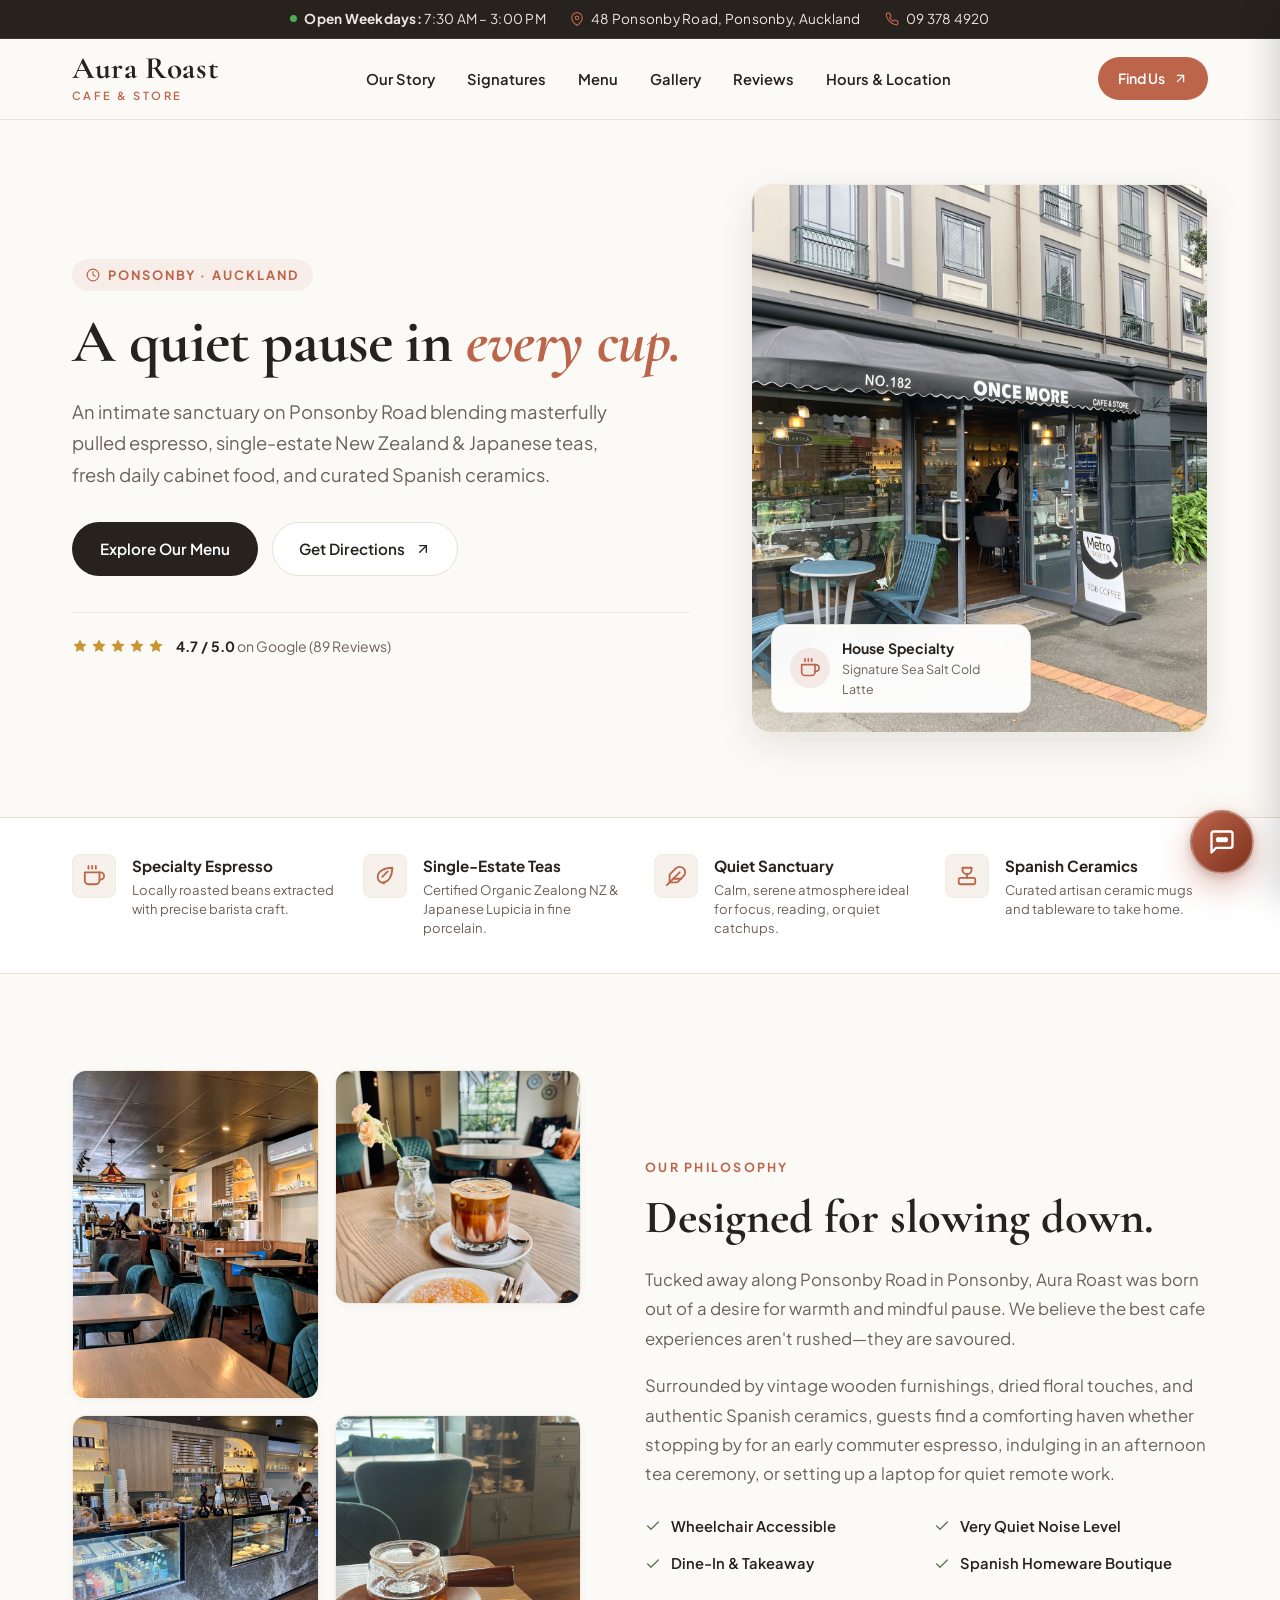
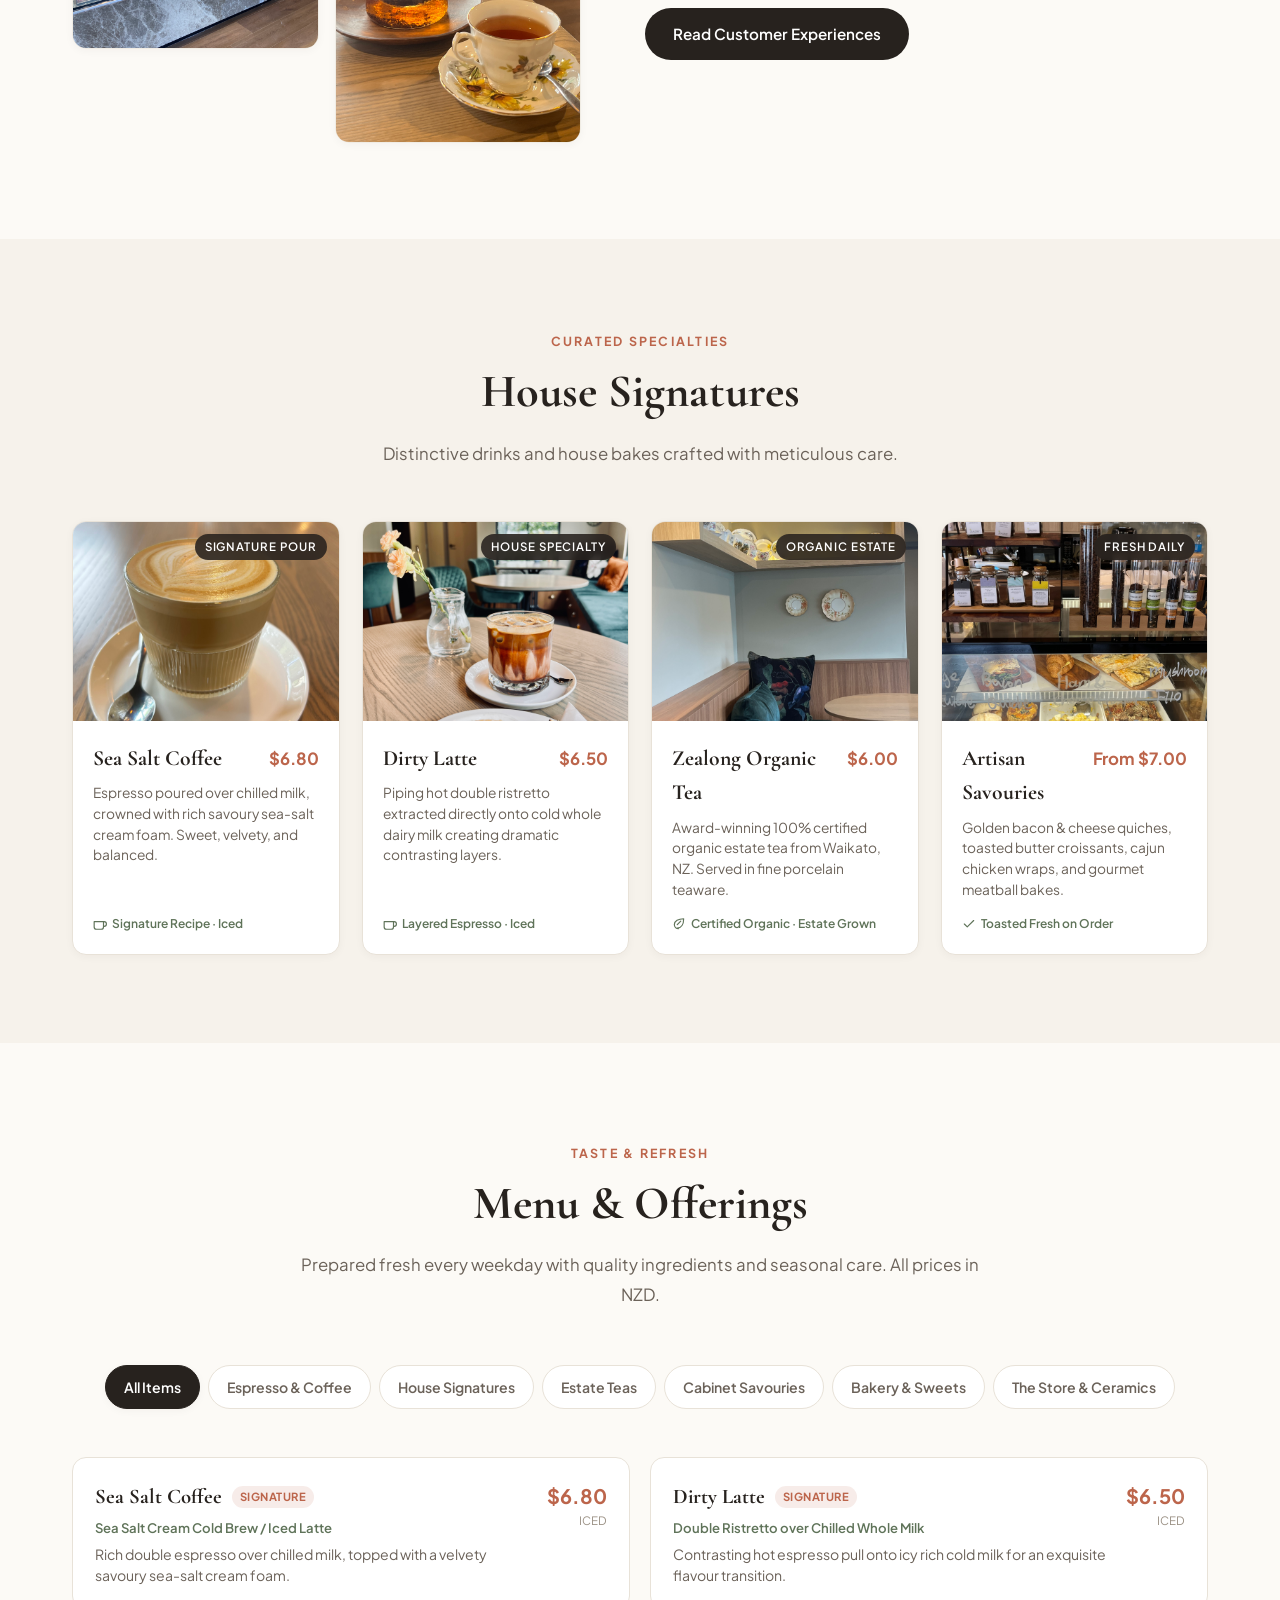
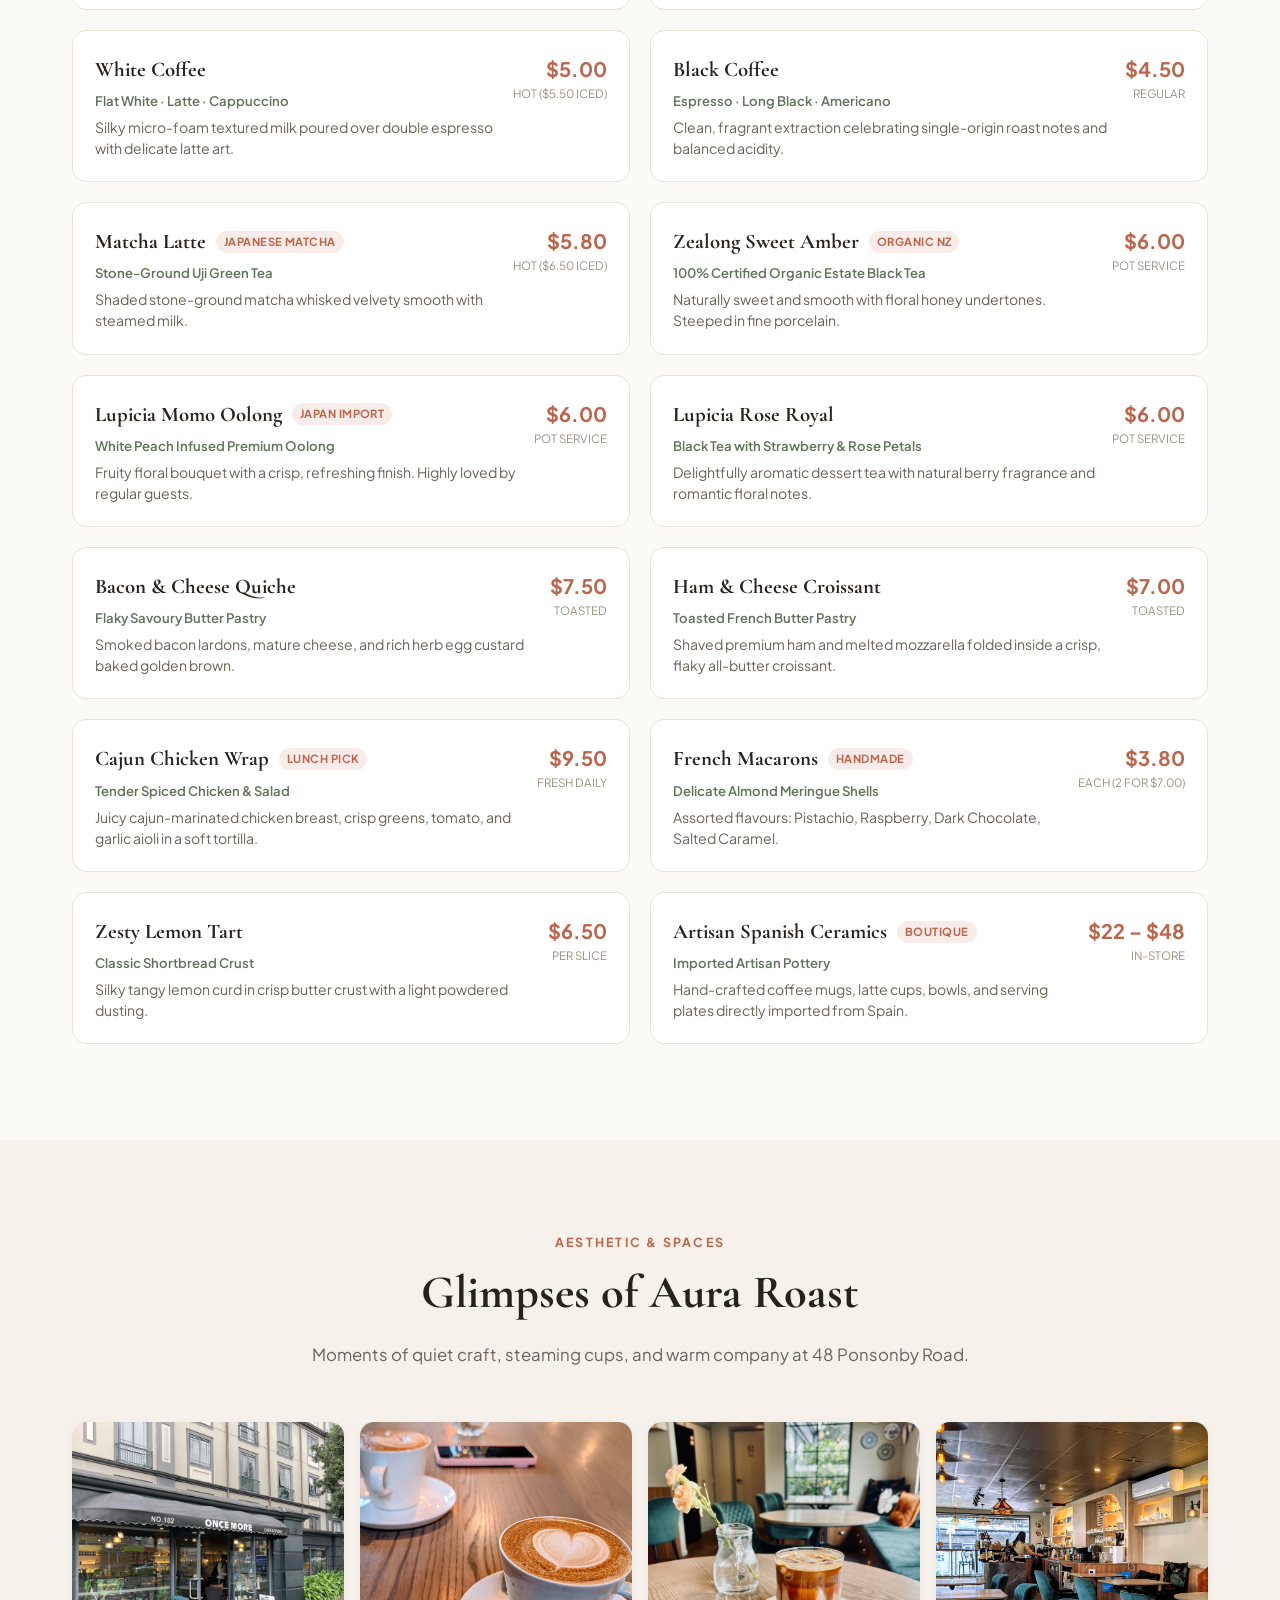
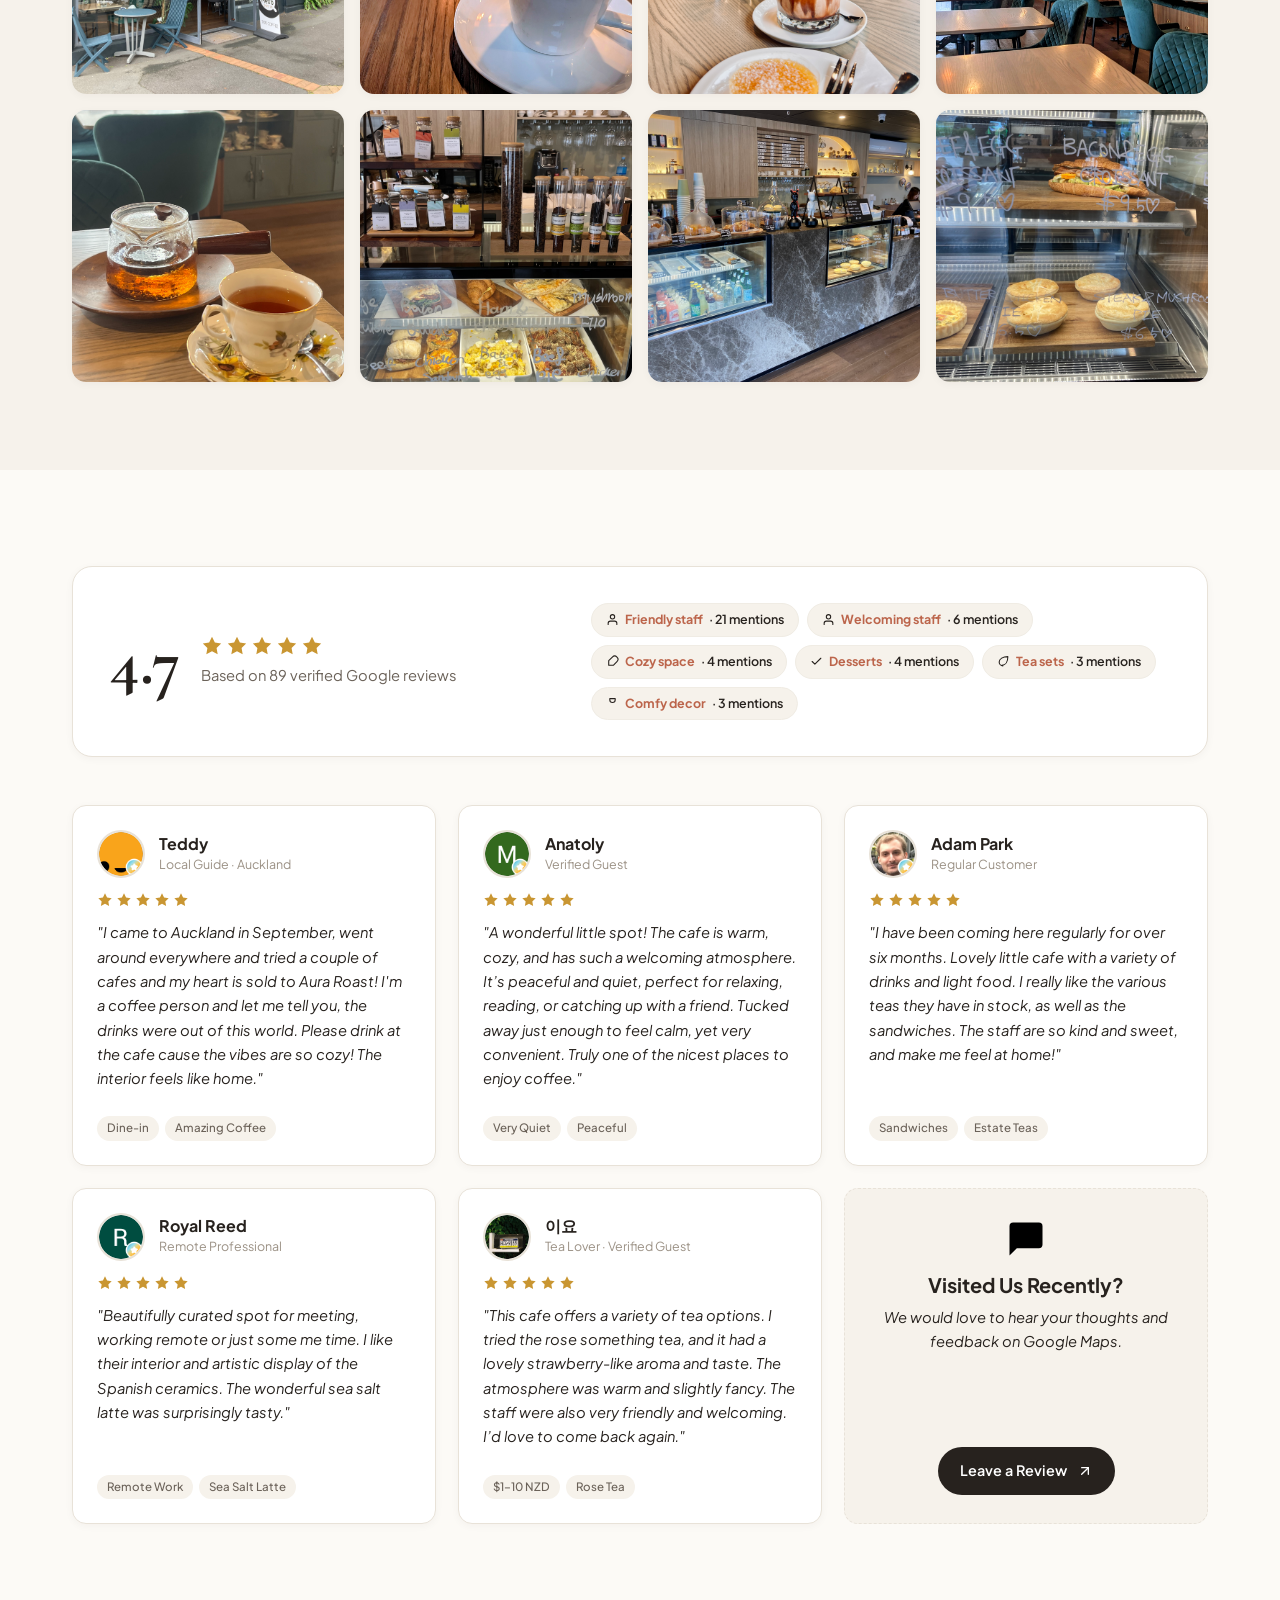
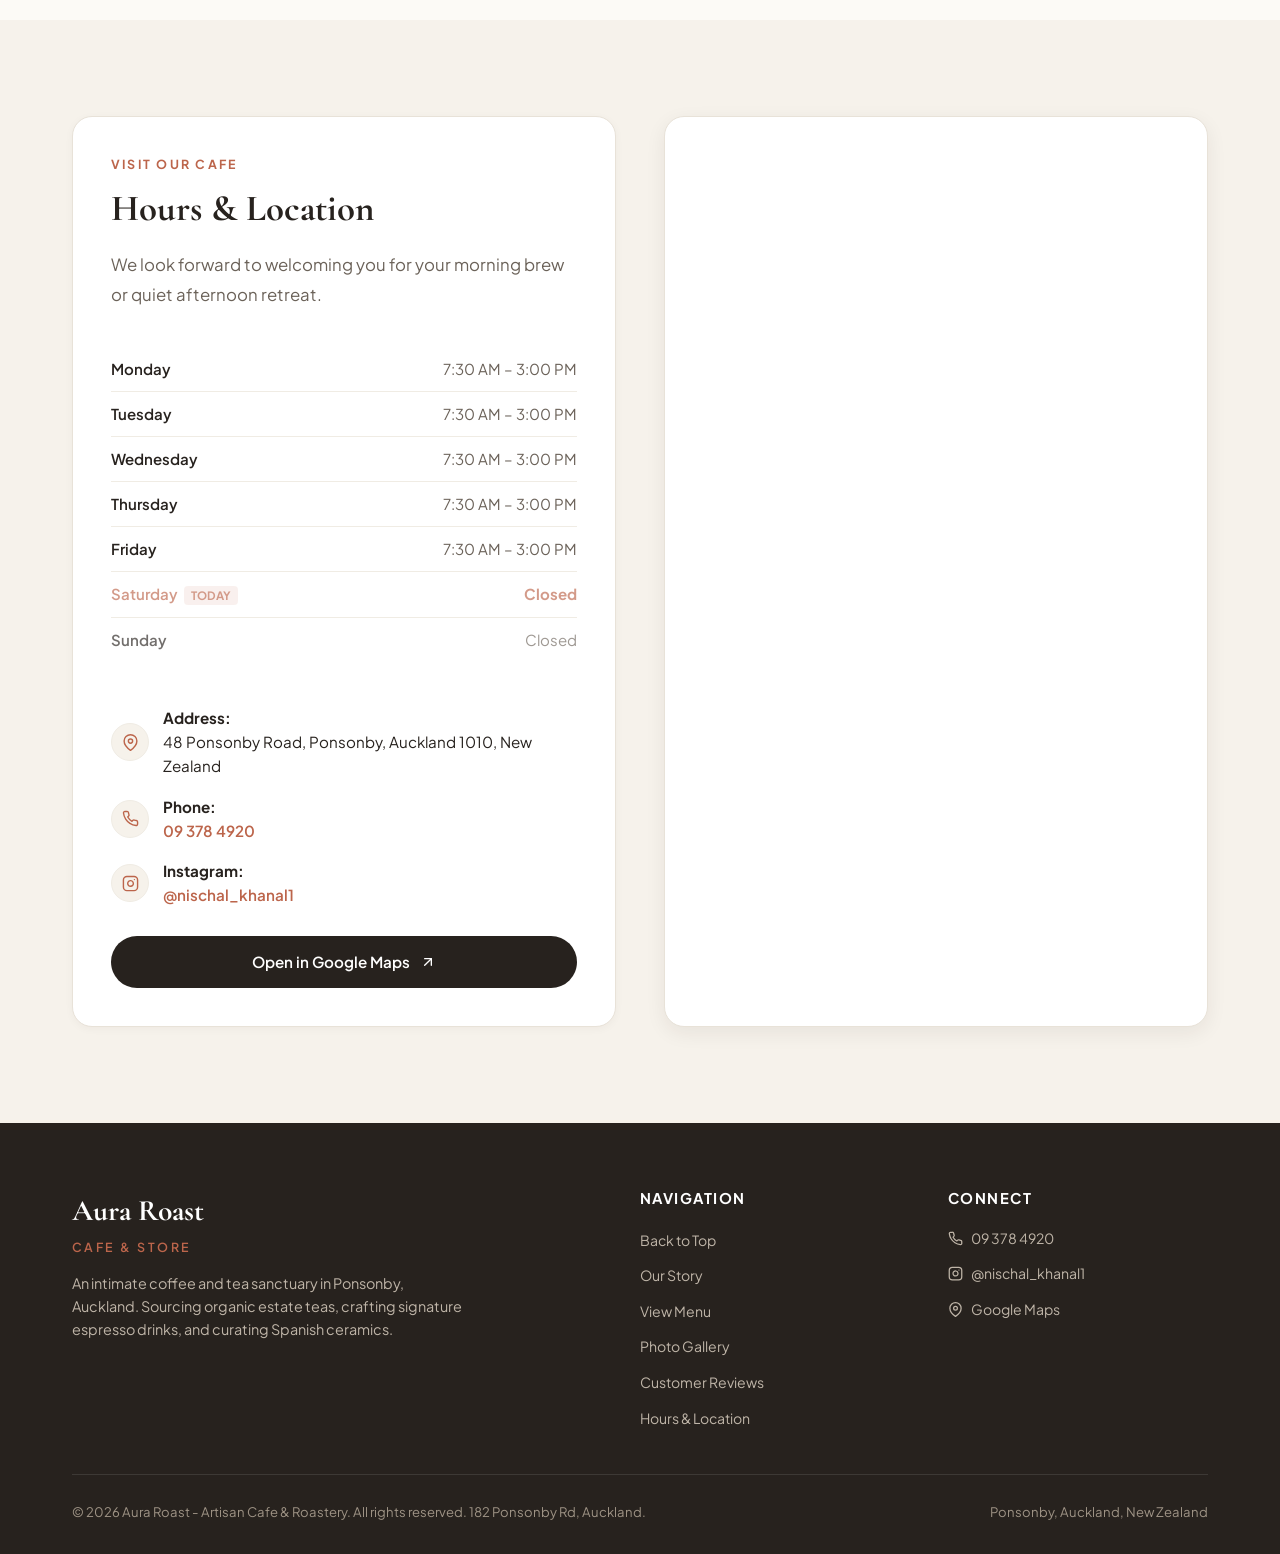
<file: website_preview/index.html>
<!DOCTYPE html>
<html lang="en-NZ">
<head>
  <meta charset="UTF-8">
  <meta name="viewport" content="width=device-width, initial-scale=1.0, maximum-scale=5.0">
  <title>Aura Roast - Artisan Cafe &amp; Roastery | Specialty Coffee &amp; Fine Tea in Ponsonby, Auckland</title>
  
  <!-- SEO Meta Tags -->
  <meta name="description" content="Discover Aura Roast - Artisan Cafe &amp; Roastery in Ponsonby, Auckland. Specialty espresso, signature sea salt iced coffee, organic Zealong &amp; Lupicia teas, fresh daily cabinet food, and curated Spanish ceramics at 48 Ponsonby Road.">
  <meta name="keywords" content="Aura Roast Cafe, Ponsonby cafe, coffee shop Auckland, Ponsonby Road cafe, sea salt latte Auckland, Zealong organic tea, Lupicia tea Auckland, Spanish ceramics, quiet cafe study Auckland">
  <meta name="author" content="Aura Roast - Artisan Cafe &amp; Roastery">
  <meta name="robots" content="index, follow, max-image-preview:large, max-snippet:-1, max-video-preview:-1">
  <link rel="canonical" href="https://maps.app.goo.gl/sYgYipkAPVMcbTCM9">
  <meta name="theme-color" content="#27221E">

  <!-- Geotagging Meta Tags for Local SEO -->
  <meta name="geo.region" content="NZ-AUK">
  <meta name="geo.placename" content="Ponsonby, Auckland">
  <meta name="geo.position" content="-36.8576;174.7468">
  <meta name="ICBM" content="-36.8576, 174.7468">

  <!-- Open Graph / Facebook -->
  <meta property="og:type" content="business.business">
  <meta property="og:site_name" content="Aura Roast - Artisan Cafe &amp; Roastery">
  <meta property="og:title" content="Aura Roast - Artisan Cafe &amp; Roastery | Specialty Coffee &amp; Fine Tea in Ponsonby, Auckland">
  <meta property="og:description" content="An intimate sanctuary in Ponsonby offering specialty espresso, signature sea salt cold latte, organic estate teas, fresh morning savouries, and curated Spanish ceramics.">
  <meta property="og:url" content="https://maps.app.goo.gl/sYgYipkAPVMcbTCM9">
  <meta property="og:image" content="../images/gallery_01.jpg">
  <meta property="og:image:alt" content="Aura Roast Cafe exterior on Ponsonby Road, Ponsonby, Auckland">
  <meta property="og:image:width" content="1200">
  <meta property="og:image:height" content="900">
  <meta property="og:locale" content="en_NZ">
  <meta property="business:contact_data:street_address" content="48 Ponsonby Road">
  <meta property="business:contact_data:locality" content="Ponsonby">
  <meta property="business:contact_data:region" content="Auckland">
  <meta property="business:contact_data:postal_code" content="1011">
  <meta property="business:contact_data:country_name" content="New Zealand">

  <!-- Twitter Card -->
  <meta name="twitter:card" content="summary_large_image">
  <meta name="twitter:title" content="Aura Roast - Artisan Cafe &amp; Roastery | Specialty Coffee &amp; Fine Tea">
  <meta name="twitter:description" content="An intimate sanctuary in Ponsonby offering specialty espresso, signature sea salt cold latte, organic estate teas, fresh morning savouries, and curated Spanish ceramics.">
  <meta name="twitter:image" content="../images/gallery_01.jpg">

  <!-- Google Web Fonts Preconnect & Load -->
  <link rel="preconnect" href="https://fonts.googleapis.com">
  <link rel="preconnect" href="https://fonts.gstatic.com" crossorigin>
  <link href="https://fonts.googleapis.com/css2?family=Cormorant+Garamond:ital,wght@0,500;0,600;0,700;1,400;1,600&family=Plus+Jakarta+Sans:wght@400;500;600;700&display=swap" rel="stylesheet">
  
  <!-- Stylesheet -->
  <link rel="stylesheet" href="styles.css">

  <!-- Schema.org Comprehensive Structured Data (JSON-LD) -->
  <script type="application/ld+json">
  {
    "@context": "https://schema.org",
    "@graph": [
      {
        "@type": ["CafeOrCoffeeShop", "Store"],
        "@id": "https://maps.app.goo.gl/sYgYipkAPVMcbTCM9#cafe",
        "name": "Aura Roast - Artisan Cafe & Roastery",
        "alternateName": "Aura Roast Cafe",
        "description": "An intimate sanctuary in Ponsonby, Auckland offering specialty espresso, signature sea salt coffee, certified organic Zealong NZ & Lupicia Japanese teas, daily fresh cabinet savouries, fine French macarons, and curated artisan Spanish ceramics.",
        "url": "https://maps.app.goo.gl/sYgYipkAPVMcbTCM9",
        "sameAs": [
          "https://www.instagram.com/nischal_khanal1/",
          "https://maps.app.goo.gl/sYgYipkAPVMcbTCM9"
        ],
        "telephone": "+64 9 378 4920",
        "priceRange": "$",
        "currenciesAccepted": "NZD",
        "paymentAccepted": "Cash, Credit Card, EFTPOS, Contactless",
        "servesCuisine": [
          "Specialty Coffee",
          "Organic Tea",
          "Pastries",
          "Savouries",
          "Brunch"
        ],
        "address": {
          "@type": "PostalAddress",
          "streetAddress": "48 Ponsonby Road",
          "addressLocality": "Ponsonby",
          "addressRegion": "Auckland",
          "postalCode": "1011",
          "addressCountry": "NZ"
        },
        "geo": {
          "@type": "GeoCoordinates",
          "latitude": -36.863458,
          "longitude": 174.7613921
        },
        "openingHoursSpecification": [
          {
            "@type": "OpeningHoursSpecification",
            "dayOfWeek": ["Monday", "Tuesday", "Wednesday", "Thursday", "Friday"],
            "opens": "07:30",
            "closes": "15:00"
          }
        ],
        "aggregateRating": {
          "@type": "AggregateRating",
          "ratingValue": "4.7",
          "reviewCount": "89",
          "bestRating": "5",
          "worstRating": "1"
        },
        "amenityFeature": [
          {
            "@type": "LocationFeatureSpecification",
            "name": "Wheelchair-accessible entrance",
            "value": true
          },
          {
            "@type": "LocationFeatureSpecification",
            "name": "Wheelchair-accessible seating",
            "value": true
          },
          {
            "@type": "LocationFeatureSpecification",
            "name": "Quiet work-friendly atmosphere",
            "value": true
          },
          {
            "@type": "LocationFeatureSpecification",
            "name": "Dine-in",
            "value": true
          },
          {
            "@type": "LocationFeatureSpecification",
            "name": "Takeaway",
            "value": true
          }
        ],
        "hasMenu": {
          "@type": "Menu",
          "name": "Aura Roast Offerings",
          "hasMenuSection": [
            {
              "@type": "MenuSection",
              "name": "Signatures",
              "hasMenuItem": [
                {
                  "@type": "MenuItem",
                  "name": "Sea Salt Coffee",
                  "description": "Rich espresso layered over chilled milk with savoury whipped sea-salt cream foam.",
                  "offers": { "@type": "Offer", "price": "6.80", "priceCurrency": "NZD" }
                },
                {
                  "@type": "MenuItem",
                  "name": "Dirty Latte",
                  "description": "Double ristretto pulled directly onto chilled whole milk.",
                  "offers": { "@type": "Offer", "price": "6.50", "priceCurrency": "NZD" }
                }
              ]
            },
            {
              "@type": "MenuSection",
              "name": "Organic Estate Teas",
              "hasMenuItem": [
                {
                  "@type": "MenuItem",
                  "name": "Zealong Sweet Amber Black Tea",
                  "description": "Certified organic estate black tea from Waikato, NZ.",
                  "offers": { "@type": "Offer", "price": "6.00", "priceCurrency": "NZD" }
                },
                {
                  "@type": "MenuItem",
                  "name": "Lupicia Momo Oolong",
                  "description": "White peach infused Japanese oolong tea.",
                  "offers": { "@type": "Offer", "price": "6.00", "priceCurrency": "NZD" }
                }
              ]
            }
          ]
        }
      }
    ]
  }
  </script>
</head>
<body>

  <!-- Accessible Skip Link -->
  <a href="#main-content" class="skip-to-content">Skip to content</a>

  <!-- Top Announcement Bar -->
  <aside class="top-bar" aria-label="Opening Schedule and Quick Contact">
    <div class="container top-bar-inner">
      <div class="top-bar-item">
        <span class="status-dot" aria-hidden="true"></span>
        <span><strong>Open Weekdays:</strong> 7:30 AM – 3:00 PM</span>
      </div>
      <div class="top-bar-item">
        <svg class="svg-icon stroke" viewBox="0 0 24 24" aria-hidden="true"><path d="M21 10c0 7-9 13-9 13s-9-6-9-13a9 9 0 0 1 18 0z"></path><circle cx="12" cy="10" r="3"></circle></svg>
        <span>48 Ponsonby Road, Ponsonby, Auckland</span>
      </div>
      <div class="top-bar-item">
        <svg class="svg-icon stroke" viewBox="0 0 24 24" aria-hidden="true"><path d="M22 16.92v3a2 2 0 0 1-2.18 2 19.79 19.79 0 0 1-8.63-3.07 19.5 19.5 0 0 1-6-6 19.79 19.79 0 0 1-3.07-8.67A2 2 0 0 1 4.11 2h3a2 2 0 0 1 2 1.72 12.84 12.84 0 0 0 .7 2.81 2 2 0 0 1-.45 2.11L8.09 9.91a16 16 0 0 0 6 6l1.27-1.27a2 2 0 0 1 2.11-.45 12.84 12.84 0 0 0 2.81.7A2 2 0 0 1 22 16.92z"></path></svg>
        <a href="tel:+6493784920" aria-label="Call Aura Roast at 09 378 4920">09 378 4920</a>
      </div>
    </div>
  </aside>

  <!-- Navigation Bar -->
  <header class="navbar" role="banner">
    <div class="container nav-container">
      <a href="#hero" class="brand-logo" aria-label="Aura Roast Cafe &amp; Roastery - Home">
        <span class="brand-name">Aura Roast</span>
        <span class="brand-sub">Cafe &amp; Store</span>
      </a>

      <!-- Desktop Navigation Links -->
      <nav aria-label="Primary Navigation">
        <ul class="nav-links-desktop">
          <li><a href="#story" class="nav-link">Our Story</a></li>
          <li><a href="#signatures" class="nav-link">Signatures</a></li>
          <li><a href="#menu" class="nav-link">Menu</a></li>
          <li><a href="#gallery" class="nav-link">Gallery</a></li>
          <li><a href="#reviews" class="nav-link">Reviews</a></li>
          <li><a href="#location" class="nav-link">Hours &amp; Location</a></li>
        </ul>
      </nav>

      <!-- Navigation Actions -->
      <div class="nav-actions">
        <a href="https://maps.app.goo.gl/sYgYipkAPVMcbTCM9" target="_blank" rel="noopener noreferrer" class="nav-cta-btn" aria-label="Find Aura Roast on Google Maps">
          <span>Find Us</span>
          <svg class="svg-icon stroke" viewBox="0 0 24 24" aria-hidden="true"><line x1="7" y1="17" x2="17" y2="7"></line><polyline points="7 7 17 7 17 17"></polyline></svg>
        </a>

        <!-- Mobile Menu Hamburger Button -->
        <button class="mobile-menu-toggle" id="mobileMenuBtn" aria-label="Open Navigation Menu" aria-expanded="false" aria-controls="mobileNavDrawer">
          <svg class="svg-icon stroke" viewBox="0 0 24 24" aria-hidden="true"><line x1="3" y1="12" x2="21" y2="12"></line><line x1="3" y1="6" x2="21" y2="6"></line><line x1="3" y1="18" x2="21" y2="18"></line></svg>
        </button>
      </div>
    </div>
  </header>

  <!-- Mobile Navigation Drawer Overlay & Panel -->
  <div class="mobile-drawer-overlay" id="mobileDrawerOverlay" aria-hidden="true"></div>
  <aside class="mobile-nav-drawer" id="mobileNavDrawer" role="dialog" aria-modal="true" aria-label="Navigation Menu">
    <div class="mobile-drawer-header">
      <div class="brand-logo">
        <span class="brand-name" style="font-size: 1.5rem;">Aura Roast</span>
        <span class="brand-sub">Cafe &amp; Store</span>
      </div>
      <button class="mobile-drawer-close" id="mobileDrawerClose" aria-label="Close Navigation Menu">
        <svg class="svg-icon stroke" viewBox="0 0 24 24" aria-hidden="true"><line x1="18" y1="6" x2="6" y2="18"></line><line x1="6" y1="6" x2="18" y2="18"></line></svg>
      </button>
    </div>

    <ul class="mobile-drawer-links">
      <li><a href="#hero" class="mobile-link">Home</a></li>
      <li><a href="#story" class="mobile-link">Our Story</a></li>
      <li><a href="#signatures" class="mobile-link">Signatures</a></li>
      <li><a href="#menu" class="mobile-link">Menu &amp; Offerings</a></li>
      <li><a href="#gallery" class="mobile-link">Gallery</a></li>
      <li><a href="#reviews" class="mobile-link">Customer Reviews</a></li>
      <li><a href="#location" class="mobile-link">Hours &amp; Location</a></li>
    </ul>

    <div class="mobile-drawer-footer">
      <div><strong>Weekdays:</strong> 7:30 AM – 3:00 PM</div>
      <div>48 Ponsonby Road, Ponsonby</div>
      <a href="tel:+6493784920" style="color: var(--color-accent-terracotta); font-weight: 600;">09 378 4920</a>
    </div>
  </aside>

  <!-- Main Landmark -->
  <main id="main-content">

    <!-- Hero Section -->
    <section class="hero" id="hero" aria-labelledby="hero-title">
      <div class="container hero-grid">
        <div class="hero-content">
          <div class="hero-kicker">
            <svg class="svg-icon stroke" viewBox="0 0 24 24" aria-hidden="true"><circle cx="12" cy="12" r="10"></circle><polyline points="12 6 12 12 16 14"></polyline></svg>
            <span>Ponsonby · Auckland</span>
          </div>

          <h1 class="hero-title" id="hero-title">
            A quiet pause in <span>every cup.</span>
          </h1>

          <p class="hero-lead">
            An intimate sanctuary on Ponsonby Road blending masterfully pulled espresso, single-estate New Zealand &amp; Japanese teas, fresh daily cabinet food, and curated Spanish ceramics.
          </p>

          <div class="hero-actions">
            <a href="#menu" class="btn-primary">
              <span>Explore Our Menu</span>
            </a>
            <a href="https://maps.app.goo.gl/sYgYipkAPVMcbTCM9" target="_blank" rel="noopener noreferrer" class="btn-outline">
              <span>Get Directions</span>
              <svg class="svg-icon stroke" viewBox="0 0 24 24" aria-hidden="true"><line x1="7" y1="17" x2="17" y2="7"></line><polyline points="7 7 17 7 17 17"></polyline></svg>
            </a>
          </div>

          <div class="hero-badges-strip">
            <div class="hero-rating-badge">
              <span class="stars-row" aria-label="Rated 4.7 out of 5 stars">
                <svg class="star-icon" viewBox="0 0 24 24" aria-hidden="true"><path d="M12 2l3.09 6.26L22 9.27l-5 4.87 1.18 6.88L12 17.77l-6.18 3.25L7 14.14 2 9.27l6.91-1.01L12 2z"></path></svg>
                <svg class="star-icon" viewBox="0 0 24 24" aria-hidden="true"><path d="M12 2l3.09 6.26L22 9.27l-5 4.87 1.18 6.88L12 17.77l-6.18 3.25L7 14.14 2 9.27l6.91-1.01L12 2z"></path></svg>
                <svg class="star-icon" viewBox="0 0 24 24" aria-hidden="true"><path d="M12 2l3.09 6.26L22 9.27l-5 4.87 1.18 6.88L12 17.77l-6.18 3.25L7 14.14 2 9.27l6.91-1.01L12 2z"></path></svg>
                <svg class="star-icon" viewBox="0 0 24 24" aria-hidden="true"><path d="M12 2l3.09 6.26L22 9.27l-5 4.87 1.18 6.88L12 17.77l-6.18 3.25L7 14.14 2 9.27l6.91-1.01L12 2z"></path></svg>
                <svg class="star-icon" viewBox="0 0 24 24" aria-hidden="true"><path d="M12 2l3.09 6.26L22 9.27l-5 4.87 1.18 6.88L12 17.77l-6.18 3.25L7 14.14 2 9.27l6.91-1.01L12 2z"></path></svg>
              </span>
              <div class="rating-text">
                <strong>4.7 / 5.0</strong> on Google (89 Reviews)
              </div>
            </div>
          </div>
        </div>

        <div class="hero-images-stack">
          <div class="hero-main-card">
            <img 
              src="../images/gallery_01.jpg" 
              alt="Aura Roast Cafe storefront entrance on Ponsonby Road in Ponsonby Auckland"
              width="600"
              height="720"
              fetchpriority="high"
            >
          </div>
          <div class="hero-floating-card">
            <div class="floating-icon">
              <svg class="svg-icon stroke" viewBox="0 0 24 24" aria-hidden="true"><path d="M18 8h1a4 4 0 0 1 0 8h-1"></path><path d="M2 8h16v9a4 4 0 0 1-4 4H6a4 4 0 0 1-4-4V8z"></path><line x1="6" y1="1" x2="6" y2="4"></line><line x1="10" y1="1" x2="10" y2="4"></line><line x1="14" y1="1" x2="14" y2="4"></line></svg>
            </div>
            <div>
              <div class="floating-text-title">House Specialty</div>
              <div class="floating-text-desc">Signature Sea Salt Cold Latte</div>
            </div>
          </div>
        </div>
      </div>
    </section>

    <!-- Features Strip -->
    <section class="features-strip" aria-label="Key Highlights">
      <div class="container">
        <div class="features-grid">
          <div class="feature-item">
            <div class="feature-icon-box">
              <svg class="svg-icon stroke" viewBox="0 0 24 24" aria-hidden="true"><path d="M18 8h1a4 4 0 0 1 0 8h-1"></path><path d="M2 8h16v9a4 4 0 0 1-4 4H6a4 4 0 0 1-4-4V8z"></path><line x1="6" y1="1" x2="6" y2="4"></line><line x1="10" y1="1" x2="10" y2="4"></line><line x1="14" y1="1" x2="14" y2="4"></line></svg>
            </div>
            <div>
              <h2 class="feature-title">Specialty Espresso</h2>
              <p class="feature-desc">Locally roasted beans extracted with precise barista craft.</p>
            </div>
          </div>

          <div class="feature-item">
            <div class="feature-icon-box">
              <svg class="svg-icon stroke" viewBox="0 0 24 24" aria-hidden="true"><path d="M11 20A7 7 0 0 1 4 13C4 7 11 3 20 3c0 9-4 16-11 16z"></path><path d="M9 13l6-6"></path></svg>
            </div>
            <div>
              <h2 class="feature-title">Single-Estate Teas</h2>
              <p class="feature-desc">Certified Organic Zealong NZ &amp; Japanese Lupicia in fine porcelain.</p>
            </div>
          </div>

          <div class="feature-item">
            <div class="feature-icon-box">
              <svg class="svg-icon stroke" viewBox="0 0 24 24" aria-hidden="true"><path d="M20.24 12.24a6 6 0 0 0-8.49-8.49L5 10.5V19h8.5z"></path><line x1="16" y1="8" x2="2" y2="22"></line><line x1="17.5" y1="15" x2="9" y2="15"></line></svg>
            </div>
            <div>
              <h2 class="feature-title">Quiet Sanctuary</h2>
              <p class="feature-desc">Calm, serene atmosphere ideal for focus, reading, or quiet catchups.</p>
            </div>
          </div>

          <div class="feature-item">
            <div class="feature-icon-box">
              <svg class="svg-icon stroke" viewBox="0 0 24 24" aria-hidden="true"><path d="M7 3h10v2a5 5 0 0 1-5 5h0a5 5 0 0 1-5-5V3z"></path><path d="M12 10v4"></path><path d="M5 14h14a2 2 0 0 1 2 2v3a2 2 0 0 1-2 2H5a2 2 0 0 1-2-2v-3a2 2 0 0 1 2-2z"></path></svg>
            </div>
            <div>
              <h2 class="feature-title">Spanish Ceramics</h2>
              <p class="feature-desc">Curated artisan ceramic mugs and tableware to take home.</p>
            </div>
          </div>
        </div>
      </div>
    </section>

    <!-- Our Philosophy / Story Section -->
    <section class="story-section" id="story" aria-labelledby="story-heading">
      <div class="container story-grid">
        <div class="story-mosaic">
          <div class="mosaic-img-box tall">
            <img 
              src="../images/gallery_04.jpg" 
              alt="Warm wooden counter and espresso machine inside Aura Roast Cafe" 
              loading="lazy"
            >
          </div>
          <div class="mosaic-img-box">
            <img 
              src="../images/gallery_02.jpg" 
              alt="Signature iced dirty latte paired with artisan mango dessert" 
              loading="lazy"
            >
          </div>
          <div class="mosaic-img-box">
            <img 
              src="../images/review_photo_10.jpg" 
              alt="Cozy interior counter with fresh cabinet food and vintage decor" 
              loading="lazy"
            >
          </div>
          <div class="mosaic-img-box tall">
            <img 
              src="../images/review_photo_05.jpg" 
              alt="Mindful tea ceremony with delicate porcelain teaware" 
              loading="lazy"
            >
          </div>
        </div>

        <div class="story-details">
          <span class="section-label">OUR PHILOSOPHY</span>
          <h2 class="section-heading" id="story-heading">Designed for slowing down.</h2>
          <p class="story-text">
            Tucked away along Ponsonby Road in Ponsonby, Aura Roast was born out of a desire for warmth and mindful pause. We believe the best cafe experiences aren't rushed—they are savoured.
          </p>
          <p class="story-text">
            Surrounded by vintage wooden furnishings, dried floral touches, and authentic Spanish ceramics, guests find a comforting haven whether stopping by for an early commuter espresso, indulging in an afternoon tea ceremony, or setting up a laptop for quiet remote work.
          </p>

          <ul class="story-checklist">
            <li>
              <svg class="svg-icon stroke icon-check" viewBox="0 0 24 24" aria-hidden="true"><polyline points="20 6 9 17 4 12"></polyline></svg>
              <span>Wheelchair Accessible</span>
            </li>
            <li>
              <svg class="svg-icon stroke icon-check" viewBox="0 0 24 24" aria-hidden="true"><polyline points="20 6 9 17 4 12"></polyline></svg>
              <span>Very Quiet Noise Level</span>
            </li>
            <li>
              <svg class="svg-icon stroke icon-check" viewBox="0 0 24 24" aria-hidden="true"><polyline points="20 6 9 17 4 12"></polyline></svg>
              <span>Dine-In &amp; Takeaway</span>
            </li>
            <li>
              <svg class="svg-icon stroke icon-check" viewBox="0 0 24 24" aria-hidden="true"><polyline points="20 6 9 17 4 12"></polyline></svg>
              <span>Spanish Homeware Boutique</span>
            </li>
          </ul>

          <a href="#reviews" class="btn-primary">
            <span>Read Customer Experiences</span>
          </a>
        </div>
      </div>
    </section>

    <!-- Signature Offerings Section -->
    <section class="signatures-section" id="signatures" aria-labelledby="signatures-heading">
      <div class="container">
        <div class="section-header-center">
          <span class="section-label">CURATED SPECIALTIES</span>
          <h2 class="section-heading" id="signatures-heading">House Signatures</h2>
          <p class="story-text">Distinctive drinks and house bakes crafted with meticulous care.</p>
        </div>

        <div class="signatures-grid">
          <!-- Sig 1: Sea Salt Coffee -->
          <article class="sig-card">
            <div class="sig-img-container">
              <img 
                src="../images/review_photo_17.jpg" 
                alt="Signature Sea Salt Iced Coffee with rich cold foam" 
                loading="lazy"
              >
              <span class="sig-badge">Signature Pour</span>
            </div>
            <div class="sig-content">
              <div class="sig-title-row">
                <h3 class="sig-title">Sea Salt Coffee</h3>
                <span class="sig-price">$6.80</span>
              </div>
              <p class="sig-desc">
                Espresso poured over chilled milk, crowned with rich savoury sea-salt cream foam. Sweet, velvety, and balanced.
              </p>
              <span class="sig-tag">
                <svg class="svg-icon stroke" style="width: 14px; height: 14px;" viewBox="0 0 24 24" aria-hidden="true"><path d="M18 8h1a4 4 0 0 1 0 8h-1"></path><path d="M2 8h16v9a4 4 0 0 1-4 4H6a4 4 0 0 1-4-4V8z"></path></svg>
                Signature Recipe · Iced
              </span>
            </div>
          </article>

          <!-- Sig 2: Iced Dirty Latte -->
          <article class="sig-card">
            <div class="sig-img-container">
              <img 
                src="../images/gallery_02.jpg" 
                alt="Chilled dirty latte layered with double ristretto" 
                loading="lazy"
              >
              <span class="sig-badge">House Specialty</span>
            </div>
            <div class="sig-content">
              <div class="sig-title-row">
                <h3 class="sig-title">Dirty Latte</h3>
                <span class="sig-price">$6.50</span>
              </div>
              <p class="sig-desc">
                Piping hot double ristretto extracted directly onto cold whole dairy milk creating dramatic contrasting layers.
              </p>
              <span class="sig-tag">
                <svg class="svg-icon stroke" style="width: 14px; height: 14px;" viewBox="0 0 24 24" aria-hidden="true"><path d="M18 8h1a4 4 0 0 1 0 8h-1"></path><path d="M2 8h16v9a4 4 0 0 1-4 4H6a4 4 0 0 1-4-4V8z"></path></svg>
                Layered Espresso · Iced
              </span>
            </div>
          </article>

          <!-- Sig 3: Organic Zealong Tea -->
          <article class="sig-card">
            <div class="sig-img-container">
              <img 
                src="../images/review_photo_06.jpg" 
                alt="Zealong Organic New Zealand tea steeping in porcelain teapot" 
                loading="lazy"
              >
              <span class="sig-badge">Organic Estate</span>
            </div>
            <div class="sig-content">
              <div class="sig-title-row">
                <h3 class="sig-title">Zealong Organic Tea</h3>
                <span class="sig-price">$6.00</span>
              </div>
              <p class="sig-desc">
                Award-winning 100% certified organic estate tea from Waikato, NZ. Served in fine porcelain teaware.
              </p>
              <span class="sig-tag">
                <svg class="svg-icon stroke" style="width: 14px; height: 14px;" viewBox="0 0 24 24" aria-hidden="true"><path d="M11 20A7 7 0 0 1 4 13C4 7 11 3 20 3c0 9-4 16-11 16z"></path><path d="M9 13l6-6"></path></svg>
                Certified Organic · Estate Grown
              </span>
            </div>
          </article>

          <!-- Sig 4: Cabinet Savouries & Pastries -->
          <article class="sig-card">
            <div class="sig-img-container">
              <img 
                src="../images/review_photo_07.jpg" 
                alt="Fresh cabinet display with savoury quiches, wraps, and tarts" 
                loading="lazy"
              >
              <span class="sig-badge">Fresh Daily</span>
            </div>
            <div class="sig-content">
              <div class="sig-title-row">
                <h3 class="sig-title">Artisan Savouries</h3>
                <span class="sig-price">From $7.00</span>
              </div>
              <p class="sig-desc">
                Golden bacon &amp; cheese quiches, toasted butter croissants, cajun chicken wraps, and gourmet meatball bakes.
              </p>
              <span class="sig-tag">
                <svg class="svg-icon stroke" style="width: 14px; height: 14px;" viewBox="0 0 24 24" aria-hidden="true"><polyline points="20 6 9 17 4 12"></polyline></svg>
                Toasted Fresh on Order
              </span>
            </div>
          </article>
        </div>
      </div>
    </section>

    <!-- Full Menu Section -->
    <section class="menu-section" id="menu" aria-labelledby="menu-heading">
      <div class="container">
        <div class="section-header-center">
          <span class="section-label">TASTE &amp; REFRESH</span>
          <h2 class="section-heading" id="menu-heading">Menu &amp; Offerings</h2>
          <p class="story-text">Prepared fresh every weekday with quality ingredients and seasonal care. All prices in NZD.</p>
        </div>

        <!-- Category Filter Tabs -->
        <div class="menu-filter-bar" role="tablist" aria-label="Menu category filters">
          <button class="menu-filter-btn active" data-filter="all" role="tab" aria-selected="true">All Items</button>
          <button class="menu-filter-btn" data-filter="coffee" role="tab" aria-selected="false">Espresso &amp; Coffee</button>
          <button class="menu-filter-btn" data-filter="signatures" role="tab" aria-selected="false">House Signatures</button>
          <button class="menu-filter-btn" data-filter="tea" role="tab" aria-selected="false">Estate Teas</button>
          <button class="menu-filter-btn" data-filter="savouries" role="tab" aria-selected="false">Cabinet Savouries</button>
          <button class="menu-filter-btn" data-filter="sweets" role="tab" aria-selected="false">Bakery &amp; Sweets</button>
          <button class="menu-filter-btn" data-filter="store" role="tab" aria-selected="false">The Store &amp; Ceramics</button>
        </div>

        <!-- Menu Items Grid -->
        <div class="menu-items-grid" id="menuGrid">

          <!-- Item 1: Sea Salt Coffee -->
          <article class="menu-item-row" data-category="signatures">
            <div class="item-main-info">
              <div class="item-heading">
                <h3 class="item-name">Sea Salt Coffee</h3>
                <span class="item-badge">Signature</span>
              </div>
              <div class="item-subname">Sea Salt Cream Cold Brew / Iced Latte</div>
              <p class="item-desc">Rich double espresso over chilled milk, topped with a velvety savoury sea-salt cream foam.</p>
            </div>
            <div class="item-pricing">
              <span class="item-price">$6.80</span>
              <span class="item-price-label">Iced</span>
            </div>
          </article>

          <!-- Item 2: Dirty Latte -->
          <article class="menu-item-row" data-category="signatures coffee">
            <div class="item-main-info">
              <div class="item-heading">
                <h3 class="item-name">Dirty Latte</h3>
                <span class="item-badge">Signature</span>
              </div>
              <div class="item-subname">Double Ristretto over Chilled Whole Milk</div>
              <p class="item-desc">Contrasting hot espresso pull onto icy rich cold milk for an exquisite flavour transition.</p>
            </div>
            <div class="item-pricing">
              <span class="item-price">$6.50</span>
              <span class="item-price-label">Iced</span>
            </div>
          </article>

          <!-- Item 3: White Coffee -->
          <article class="menu-item-row" data-category="coffee">
            <div class="item-main-info">
              <div class="item-heading">
                <h3 class="item-name">White Coffee</h3>
              </div>
              <div class="item-subname">Flat White · Latte · Cappuccino</div>
              <p class="item-desc">Silky micro-foam textured milk poured over double espresso with delicate latte art.</p>
            </div>
            <div class="item-pricing">
              <span class="item-price">$5.00</span>
              <span class="item-price-label">Hot ($5.50 Iced)</span>
            </div>
          </article>

          <!-- Item 4: Black Coffee -->
          <article class="menu-item-row" data-category="coffee">
            <div class="item-main-info">
              <div class="item-heading">
                <h3 class="item-name">Black Coffee</h3>
              </div>
              <div class="item-subname">Espresso · Long Black · Americano</div>
              <p class="item-desc">Clean, fragrant extraction celebrating single-origin roast notes and balanced acidity.</p>
            </div>
            <div class="item-pricing">
              <span class="item-price">$4.50</span>
              <span class="item-price-label">Regular</span>
            </div>
          </article>

          <!-- Item 5: Matcha Latte -->
          <article class="menu-item-row" data-category="signatures">
            <div class="item-main-info">
              <div class="item-heading">
                <h3 class="item-name">Matcha Latte</h3>
                <span class="item-badge">Japanese Matcha</span>
              </div>
              <div class="item-subname">Stone-Ground Uji Green Tea</div>
              <p class="item-desc">Shaded stone-ground matcha whisked velvety smooth with steamed milk.</p>
            </div>
            <div class="item-pricing">
              <span class="item-price">$5.80</span>
              <span class="item-price-label">Hot ($6.50 Iced)</span>
            </div>
          </article>

          <!-- Item 6: Zealong Sweet Amber Black -->
          <article class="menu-item-row" data-category="tea">
            <div class="item-main-info">
              <div class="item-heading">
                <h3 class="item-name">Zealong Sweet Amber</h3>
                <span class="item-badge">Organic NZ</span>
              </div>
              <div class="item-subname">100% Certified Organic Estate Black Tea</div>
              <p class="item-desc">Naturally sweet and smooth with floral honey undertones. Steeped in fine porcelain.</p>
            </div>
            <div class="item-pricing">
              <span class="item-price">$6.00</span>
              <span class="item-price-label">Pot Service</span>
            </div>
          </article>

          <!-- Item 7: Lupicia Momo Oolong -->
          <article class="menu-item-row" data-category="tea">
            <div class="item-main-info">
              <div class="item-heading">
                <h3 class="item-name">Lupicia Momo Oolong</h3>
                <span class="item-badge">Japan Import</span>
              </div>
              <div class="item-subname">White Peach Infused Premium Oolong</div>
              <p class="item-desc">Fruity floral bouquet with a crisp, refreshing finish. Highly loved by regular guests.</p>
            </div>
            <div class="item-pricing">
              <span class="item-price">$6.00</span>
              <span class="item-price-label">Pot Service</span>
            </div>
          </article>

          <!-- Item 8: Lupicia Rose Royal -->
          <article class="menu-item-row" data-category="tea">
            <div class="item-main-info">
              <div class="item-heading">
                <h3 class="item-name">Lupicia Rose Royal</h3>
              </div>
              <div class="item-subname">Black Tea with Strawberry &amp; Rose Petals</div>
              <p class="item-desc">Delightfully aromatic dessert tea with natural berry fragrance and romantic floral notes.</p>
            </div>
            <div class="item-pricing">
              <span class="item-price">$6.00</span>
              <span class="item-price-label">Pot Service</span>
            </div>
          </article>

          <!-- Item 9: Bacon & Cheese Quiche -->
          <article class="menu-item-row" data-category="savouries">
            <div class="item-main-info">
              <div class="item-heading">
                <h3 class="item-name">Bacon &amp; Cheese Quiche</h3>
              </div>
              <div class="item-subname">Flaky Savoury Butter Pastry</div>
              <p class="item-desc">Smoked bacon lardons, mature cheese, and rich herb egg custard baked golden brown.</p>
            </div>
            <div class="item-pricing">
              <span class="item-price">$7.50</span>
              <span class="item-price-label">Toasted</span>
            </div>
          </article>

          <!-- Item 10: Ham & Cheese Croissant -->
          <article class="menu-item-row" data-category="savouries">
            <div class="item-main-info">
              <div class="item-heading">
                <h3 class="item-name">Ham &amp; Cheese Croissant</h3>
              </div>
              <div class="item-subname">Toasted French Butter Pastry</div>
              <p class="item-desc">Shaved premium ham and melted mozzarella folded inside a crisp, flaky all-butter croissant.</p>
            </div>
            <div class="item-pricing">
              <span class="item-price">$7.00</span>
              <span class="item-price-label">Toasted</span>
            </div>
          </article>

          <!-- Item 11: Cajun Chicken Wrap -->
          <article class="menu-item-row" data-category="savouries">
            <div class="item-main-info">
              <div class="item-heading">
                <h3 class="item-name">Cajun Chicken Wrap</h3>
                <span class="item-badge">Lunch Pick</span>
              </div>
              <div class="item-subname">Tender Spiced Chicken &amp; Salad</div>
              <p class="item-desc">Juicy cajun-marinated chicken breast, crisp greens, tomato, and garlic aioli in a soft tortilla.</p>
            </div>
            <div class="item-pricing">
              <span class="item-price">$9.50</span>
              <span class="item-price-label">Fresh Daily</span>
            </div>
          </article>

          <!-- Item 12: French Macarons -->
          <article class="menu-item-row" data-category="sweets">
            <div class="item-main-info">
              <div class="item-heading">
                <h3 class="item-name">French Macarons</h3>
                <span class="item-badge">Handmade</span>
              </div>
              <div class="item-subname">Delicate Almond Meringue Shells</div>
              <p class="item-desc">Assorted flavours: Pistachio, Raspberry, Dark Chocolate, Salted Caramel.</p>
            </div>
            <div class="item-pricing">
              <span class="item-price">$3.80</span>
              <span class="item-price-label">Each (2 for $7.00)</span>
            </div>
          </article>

          <!-- Item 13: Zesty Lemon Tart -->
          <article class="menu-item-row" data-category="sweets">
            <div class="item-main-info">
              <div class="item-heading">
                <h3 class="item-name">Zesty Lemon Tart</h3>
              </div>
              <div class="item-subname">Classic Shortbread Crust</div>
              <p class="item-desc">Silky tangy lemon curd in crisp butter crust with a light powdered dusting.</p>
            </div>
            <div class="item-pricing">
              <span class="item-price">$6.50</span>
              <span class="item-price-label">Per Slice</span>
            </div>
          </article>

          <!-- Item 14: Spanish Ceramics -->
          <article class="menu-item-row" data-category="store">
            <div class="item-main-info">
              <div class="item-heading">
                <h3 class="item-name">Artisan Spanish Ceramics</h3>
                <span class="item-badge">Boutique</span>
              </div>
              <div class="item-subname">Imported Artisan Pottery</div>
              <p class="item-desc">Hand-crafted coffee mugs, latte cups, bowls, and serving plates directly imported from Spain.</p>
            </div>
            <div class="item-pricing">
              <span class="item-price">$22 – $48</span>
              <span class="item-price-label">In-Store</span>
            </div>
          </article>

        </div>
      </div>
    </section>

    <!-- Photo Gallery Grid Section -->
    <section class="gallery-section" id="gallery" aria-labelledby="gallery-heading">
      <div class="container">
        <div class="section-header-center">
          <span class="section-label">AESTHETIC &amp; SPACES</span>
          <h2 class="section-heading" id="gallery-heading">Glimpses of Aura Roast</h2>
          <p class="story-text">Moments of quiet craft, steaming cups, and warm company at 48 Ponsonby Road.</p>
        </div>

        <div class="gallery-grid">
          <figure class="gallery-card">
            <img src="../images/gallery_01.jpg" alt="Storefront and welcoming entrance of Aura Roast Cafe on Ponsonby Road" loading="lazy">
            <figcaption class="gallery-overlay"><span class="gallery-caption">Ponsonby Rd Entrance</span></figcaption>
          </figure>

          <figure class="gallery-card">
            <img src="../images/gallery_03.jpg" alt="Specialty flat white with delicate latte art poured into ceramic cup" loading="lazy">
            <figcaption class="gallery-overlay"><span class="gallery-caption">Velvety Flat White</span></figcaption>
          </figure>

          <figure class="gallery-card">
            <img src="../images/gallery_02.jpg" alt="Iced dirty latte layered with rich espresso and cold milk" loading="lazy">
            <figcaption class="gallery-overlay"><span class="gallery-caption">Iced Dirty Latte</span></figcaption>
          </figure>

          <figure class="gallery-card">
            <img src="../images/gallery_04.jpg" alt="Interior espresso bar with warm lighting and wooden furniture" loading="lazy">
            <figcaption class="gallery-overlay"><span class="gallery-caption">Espresso Counter &amp; Bar</span></figcaption>
          </figure>

          <figure class="gallery-card">
            <img src="../images/review_photo_05.jpg" alt="Organic tea brewed and served in fine porcelain teaware" loading="lazy">
            <figcaption class="gallery-overlay"><span class="gallery-caption">Mindful Tea Service</span></figcaption>
          </figure>

          <figure class="gallery-card">
            <img src="../images/review_photo_07.jpg" alt="Daily fresh savoury quiches and wraps in the bakery cabinet" loading="lazy">
            <figcaption class="gallery-overlay"><span class="gallery-caption">Fresh Cabinet Savouries</span></figcaption>
          </figure>

          <figure class="gallery-card">
            <img src="../images/review_photo_10.jpg" alt="Cozy wooden counter and warm interior aesthetic" loading="lazy">
            <figcaption class="gallery-overlay"><span class="gallery-caption">Cozy Wooden Interior</span></figcaption>
          </figure>

          <figure class="gallery-card">
            <img src="../images/review_photo_12.jpg" alt="Barista espresso grinder and commercial espresso extraction" loading="lazy">
            <figcaption class="gallery-overlay"><span class="gallery-caption">Barista Craft</span></figcaption>
          </figure>
        </div>
      </div>
    </section>

    <!-- Reviews & Community Section -->
    <section class="reviews-section" id="reviews" aria-labelledby="reviews-heading">
      <div class="container">
        <div class="reviews-header-card">
          <div class="overall-score-block">
            <div class="big-rating-number">4.7</div>
            <div class="overall-stars-summary">
              <div class="stars-row" aria-label="4.7 out of 5 stars">
                <svg class="star-icon lg" viewBox="0 0 24 24" aria-hidden="true"><path d="M12 2l3.09 6.26L22 9.27l-5 4.87 1.18 6.88L12 17.77l-6.18 3.25L7 14.14 2 9.27l6.91-1.01L12 2z"></path></svg>
                <svg class="star-icon lg" viewBox="0 0 24 24" aria-hidden="true"><path d="M12 2l3.09 6.26L22 9.27l-5 4.87 1.18 6.88L12 17.77l-6.18 3.25L7 14.14 2 9.27l6.91-1.01L12 2z"></path></svg>
                <svg class="star-icon lg" viewBox="0 0 24 24" aria-hidden="true"><path d="M12 2l3.09 6.26L22 9.27l-5 4.87 1.18 6.88L12 17.77l-6.18 3.25L7 14.14 2 9.27l6.91-1.01L12 2z"></path></svg>
                <svg class="star-icon lg" viewBox="0 0 24 24" aria-hidden="true"><path d="M12 2l3.09 6.26L22 9.27l-5 4.87 1.18 6.88L12 17.77l-6.18 3.25L7 14.14 2 9.27l6.91-1.01L12 2z"></path></svg>
                <svg class="star-icon lg" viewBox="0 0 24 24" aria-hidden="true"><path d="M12 2l3.09 6.26L22 9.27l-5 4.87 1.18 6.88L12 17.77l-6.18 3.25L7 14.14 2 9.27l6.91-1.01L12 2z"></path></svg>
              </div>
              <div class="total-reviews-count">Based on 89 verified Google reviews</div>
            </div>
          </div>

          <div class="topic-pills-wrap">
            <span class="topic-pill">
              <svg class="svg-icon stroke" style="width: 13px; height: 13px;" viewBox="0 0 24 24" aria-hidden="true"><path d="M20 21v-2a4 4 0 0 0-4-4H8a4 4 0 0 0-4 4v2"></path><circle cx="12" cy="7" r="4"></circle></svg>
              <strong>Friendly staff</strong> · 21 mentions
            </span>
            <span class="topic-pill">
              <svg class="svg-icon stroke" style="width: 13px; height: 13px;" viewBox="0 0 24 24" aria-hidden="true"><path d="M20 21v-2a4 4 0 0 0-4-4H8a4 4 0 0 0-4 4v2"></path><circle cx="12" cy="7" r="4"></circle></svg>
              <strong>Welcoming staff</strong> · 6 mentions
            </span>
            <span class="topic-pill">
              <svg class="svg-icon stroke" style="width: 13px; height: 13px;" viewBox="0 0 24 24" aria-hidden="true"><path d="M20.24 12.24a6 6 0 0 0-8.49-8.49L5 10.5V19h8.5z"></path></svg>
              <strong>Cozy space</strong> · 4 mentions
            </span>
            <span class="topic-pill">
              <svg class="svg-icon stroke" style="width: 13px; height: 13px;" viewBox="0 0 24 24" aria-hidden="true"><polyline points="20 6 9 17 4 12"></polyline></svg>
              <strong>Desserts</strong> · 4 mentions
            </span>
            <span class="topic-pill">
              <svg class="svg-icon stroke" style="width: 13px; height: 13px;" viewBox="0 0 24 24" aria-hidden="true"><path d="M11 20A7 7 0 0 1 4 13C4 7 11 3 20 3c0 9-4 16-11 16z"></path></svg>
              <strong>Tea sets</strong> · 3 mentions
            </span>
            <span class="topic-pill">
              <svg class="svg-icon stroke" style="width: 13px; height: 13px;" viewBox="0 0 24 24" aria-hidden="true"><path d="M7 3h10v2a5 5 0 0 1-5 5h0a5 5 0 0 1-5-5V3z"></path></svg>
              <strong>Comfy decor</strong> · 3 mentions
            </span>
          </div>
        </div>

        <div class="reviews-cards-grid">
          <!-- Review 1: Teddy -->
          <article class="review-card">
            <div class="review-header">
              <img src="../images/avatars/avatar_04_teddy.jpg" alt="Reviewer profile of Teddy" class="reviewer-avatar" width="48" height="48" loading="lazy">
              <div>
                <h3 class="reviewer-name">Teddy</h3>
                <div class="review-meta">Local Guide · Auckland</div>
              </div>
            </div>
            <div class="stars-row" aria-label="5 stars">
              <svg class="star-icon" viewBox="0 0 24 24" aria-hidden="true"><path d="M12 2l3.09 6.26L22 9.27l-5 4.87 1.18 6.88L12 17.77l-6.18 3.25L7 14.14 2 9.27l6.91-1.01L12 2z"></path></svg>
              <svg class="star-icon" viewBox="0 0 24 24" aria-hidden="true"><path d="M12 2l3.09 6.26L22 9.27l-5 4.87 1.18 6.88L12 17.77l-6.18 3.25L7 14.14 2 9.27l6.91-1.01L12 2z"></path></svg>
              <svg class="star-icon" viewBox="0 0 24 24" aria-hidden="true"><path d="M12 2l3.09 6.26L22 9.27l-5 4.87 1.18 6.88L12 17.77l-6.18 3.25L7 14.14 2 9.27l6.91-1.01L12 2z"></path></svg>
              <svg class="star-icon" viewBox="0 0 24 24" aria-hidden="true"><path d="M12 2l3.09 6.26L22 9.27l-5 4.87 1.18 6.88L12 17.77l-6.18 3.25L7 14.14 2 9.27l6.91-1.01L12 2z"></path></svg>
              <svg class="star-icon" viewBox="0 0 24 24" aria-hidden="true"><path d="M12 2l3.09 6.26L22 9.27l-5 4.87 1.18 6.88L12 17.77l-6.18 3.25L7 14.14 2 9.27l6.91-1.01L12 2z"></path></svg>
            </div>
            <p class="review-quote">
              "I came to Auckland in September, went around everywhere and tried a couple of cafes and my heart is sold to Aura Roast! I'm a coffee person and let me tell you, the drinks were out of this world. Please drink at the cafe cause the vibes are so cozy! The interior feels like home."
            </p>
            <div class="review-chips">
              <span class="review-badge">Dine-in</span>
              <span class="review-badge">Amazing Coffee</span>
            </div>
          </article>

          <!-- Review 2: Anatoly -->
          <article class="review-card">
            <div class="review-header">
              <img src="../images/avatars/avatar_02_anatoly.jpg" alt="Reviewer profile of Anatoly" class="reviewer-avatar" width="48" height="48" loading="lazy">
              <div>
                <h3 class="reviewer-name">Anatoly</h3>
                <div class="review-meta">Verified Guest</div>
              </div>
            </div>
            <div class="stars-row" aria-label="5 stars">
              <svg class="star-icon" viewBox="0 0 24 24" aria-hidden="true"><path d="M12 2l3.09 6.26L22 9.27l-5 4.87 1.18 6.88L12 17.77l-6.18 3.25L7 14.14 2 9.27l6.91-1.01L12 2z"></path></svg>
              <svg class="star-icon" viewBox="0 0 24 24" aria-hidden="true"><path d="M12 2l3.09 6.26L22 9.27l-5 4.87 1.18 6.88L12 17.77l-6.18 3.25L7 14.14 2 9.27l6.91-1.01L12 2z"></path></svg>
              <svg class="star-icon" viewBox="0 0 24 24" aria-hidden="true"><path d="M12 2l3.09 6.26L22 9.27l-5 4.87 1.18 6.88L12 17.77l-6.18 3.25L7 14.14 2 9.27l6.91-1.01L12 2z"></path></svg>
              <svg class="star-icon" viewBox="0 0 24 24" aria-hidden="true"><path d="M12 2l3.09 6.26L22 9.27l-5 4.87 1.18 6.88L12 17.77l-6.18 3.25L7 14.14 2 9.27l6.91-1.01L12 2z"></path></svg>
              <svg class="star-icon" viewBox="0 0 24 24" aria-hidden="true"><path d="M12 2l3.09 6.26L22 9.27l-5 4.87 1.18 6.88L12 17.77l-6.18 3.25L7 14.14 2 9.27l6.91-1.01L12 2z"></path></svg>
            </div>
            <p class="review-quote">
              "A wonderful little spot! The cafe is warm, cozy, and has such a welcoming atmosphere. It’s peaceful and quiet, perfect for relaxing, reading, or catching up with a friend. Tucked away just enough to feel calm, yet very convenient. Truly one of the nicest places to enjoy coffee."
            </p>
            <div class="review-chips">
              <span class="review-badge">Very Quiet</span>
              <span class="review-badge">Peaceful</span>
            </div>
          </article>

          <!-- Review 3: Adam Park -->
          <article class="review-card">
            <div class="review-header">
              <img src="../images/avatars/avatar_03_adam_park.jpg" alt="Reviewer profile of Adam Park" class="reviewer-avatar" width="48" height="48" loading="lazy">
              <div>
                <h3 class="reviewer-name">Adam Park</h3>
                <div class="review-meta">Regular Customer</div>
              </div>
            </div>
            <div class="stars-row" aria-label="5 stars">
              <svg class="star-icon" viewBox="0 0 24 24" aria-hidden="true"><path d="M12 2l3.09 6.26L22 9.27l-5 4.87 1.18 6.88L12 17.77l-6.18 3.25L7 14.14 2 9.27l6.91-1.01L12 2z"></path></svg>
              <svg class="star-icon" viewBox="0 0 24 24" aria-hidden="true"><path d="M12 2l3.09 6.26L22 9.27l-5 4.87 1.18 6.88L12 17.77l-6.18 3.25L7 14.14 2 9.27l6.91-1.01L12 2z"></path></svg>
              <svg class="star-icon" viewBox="0 0 24 24" aria-hidden="true"><path d="M12 2l3.09 6.26L22 9.27l-5 4.87 1.18 6.88L12 17.77l-6.18 3.25L7 14.14 2 9.27l6.91-1.01L12 2z"></path></svg>
              <svg class="star-icon" viewBox="0 0 24 24" aria-hidden="true"><path d="M12 2l3.09 6.26L22 9.27l-5 4.87 1.18 6.88L12 17.77l-6.18 3.25L7 14.14 2 9.27l6.91-1.01L12 2z"></path></svg>
              <svg class="star-icon" viewBox="0 0 24 24" aria-hidden="true"><path d="M12 2l3.09 6.26L22 9.27l-5 4.87 1.18 6.88L12 17.77l-6.18 3.25L7 14.14 2 9.27l6.91-1.01L12 2z"></path></svg>
            </div>
            <p class="review-quote">
              "I have been coming here regularly for over six months. Lovely little cafe with a variety of drinks and light food. I really like the various teas they have in stock, as well as the sandwiches. The staff are so kind and sweet, and make me feel at home!"
            </p>
            <div class="review-chips">
              <span class="review-badge">Sandwiches</span>
              <span class="review-badge">Estate Teas</span>
            </div>
          </article>

          <!-- Review 4: Royal Reed -->
          <article class="review-card">
            <div class="review-header">
              <img src="../images/avatars/avatar_05_royal_reed.jpg" alt="Reviewer profile of Royal Reed" class="reviewer-avatar" width="48" height="48" loading="lazy">
              <div>
                <h3 class="reviewer-name">Royal Reed</h3>
                <div class="review-meta">Remote Professional</div>
              </div>
            </div>
            <div class="stars-row" aria-label="5 stars">
              <svg class="star-icon" viewBox="0 0 24 24" aria-hidden="true"><path d="M12 2l3.09 6.26L22 9.27l-5 4.87 1.18 6.88L12 17.77l-6.18 3.25L7 14.14 2 9.27l6.91-1.01L12 2z"></path></svg>
              <svg class="star-icon" viewBox="0 0 24 24" aria-hidden="true"><path d="M12 2l3.09 6.26L22 9.27l-5 4.87 1.18 6.88L12 17.77l-6.18 3.25L7 14.14 2 9.27l6.91-1.01L12 2z"></path></svg>
              <svg class="star-icon" viewBox="0 0 24 24" aria-hidden="true"><path d="M12 2l3.09 6.26L22 9.27l-5 4.87 1.18 6.88L12 17.77l-6.18 3.25L7 14.14 2 9.27l6.91-1.01L12 2z"></path></svg>
              <svg class="star-icon" viewBox="0 0 24 24" aria-hidden="true"><path d="M12 2l3.09 6.26L22 9.27l-5 4.87 1.18 6.88L12 17.77l-6.18 3.25L7 14.14 2 9.27l6.91-1.01L12 2z"></path></svg>
              <svg class="star-icon" viewBox="0 0 24 24" aria-hidden="true"><path d="M12 2l3.09 6.26L22 9.27l-5 4.87 1.18 6.88L12 17.77l-6.18 3.25L7 14.14 2 9.27l6.91-1.01L12 2z"></path></svg>
            </div>
            <p class="review-quote">
              "Beautifully curated spot for meeting, working remote or just some me time. I like their interior and artistic display of the Spanish ceramics. The wonderful sea salt latte was surprisingly tasty."
            </p>
            <div class="review-chips">
              <span class="review-badge">Remote Work</span>
              <span class="review-badge">Sea Salt Latte</span>
            </div>
          </article>

          <!-- Review 5: 이요 -->
          <article class="review-card">
            <div class="review-header">
              <img src="../images/avatars/avatar_01_iyo.jpg" alt="Reviewer profile of 이요" class="reviewer-avatar" width="48" height="48" loading="lazy">
              <div>
                <h3 class="reviewer-name">이요</h3>
                <div class="review-meta">Tea Lover · Verified Guest</div>
              </div>
            </div>
            <div class="stars-row" aria-label="5 stars">
              <svg class="star-icon" viewBox="0 0 24 24" aria-hidden="true"><path d="M12 2l3.09 6.26L22 9.27l-5 4.87 1.18 6.88L12 17.77l-6.18 3.25L7 14.14 2 9.27l6.91-1.01L12 2z"></path></svg>
              <svg class="star-icon" viewBox="0 0 24 24" aria-hidden="true"><path d="M12 2l3.09 6.26L22 9.27l-5 4.87 1.18 6.88L12 17.77l-6.18 3.25L7 14.14 2 9.27l6.91-1.01L12 2z"></path></svg>
              <svg class="star-icon" viewBox="0 0 24 24" aria-hidden="true"><path d="M12 2l3.09 6.26L22 9.27l-5 4.87 1.18 6.88L12 17.77l-6.18 3.25L7 14.14 2 9.27l6.91-1.01L12 2z"></path></svg>
              <svg class="star-icon" viewBox="0 0 24 24" aria-hidden="true"><path d="M12 2l3.09 6.26L22 9.27l-5 4.87 1.18 6.88L12 17.77l-6.18 3.25L7 14.14 2 9.27l6.91-1.01L12 2z"></path></svg>
              <svg class="star-icon" viewBox="0 0 24 24" aria-hidden="true"><path d="M12 2l3.09 6.26L22 9.27l-5 4.87 1.18 6.88L12 17.77l-6.18 3.25L7 14.14 2 9.27l6.91-1.01L12 2z"></path></svg>
            </div>
            <p class="review-quote">
              "This cafe offers a variety of tea options. I tried the rose something tea, and it had a lovely strawberry-like aroma and taste. The atmosphere was warm and slightly fancy. The staff were also very friendly and welcoming. I’d love to come back again."
            </p>
            <div class="review-chips">
              <span class="review-badge">$1–10 NZD</span>
              <span class="review-badge">Rose Tea</span>
            </div>
          </article>

          <!-- Community Feedback Card -->
          <article class="review-invite-card">
            <svg class="invite-icon stroke" viewBox="0 0 24 24" aria-hidden="true"><path d="M21 15a2 2 0 0 1-2 2H7l-4 4V5a2 2 0 0 1 2-2h14a2 2 0 0 1 2 2z"></path></svg>
            <h3 class="reviewer-name" style="font-size: 1.25rem; margin-bottom: 8px;">Visited Us Recently?</h3>
            <p class="review-quote" style="margin-bottom: 20px;">We would love to hear your thoughts and feedback on Google Maps.</p>
            <a href="https://search.google.com/local/writereview?placeid=ChIJDxiuQlhHDW0RI8mLwDLveNA" target="_blank" rel="noopener noreferrer" class="btn-primary" style="padding: 10px 22px; font-size: 0.9rem;">
              <span>Leave a Review</span>
              <svg class="svg-icon stroke" viewBox="0 0 24 24" aria-hidden="true"><line x1="7" y1="17" x2="17" y2="7"></line><polyline points="7 7 17 7 17 17"></polyline></svg>
            </a>
          </article>
        </div>
      </div>
    </section>

    <!-- Location & Opening Hours Section -->
    <section class="location-section" id="location" aria-labelledby="location-heading">
      <div class="container location-grid">
        <!-- Info Card -->
        <div class="location-info-card">
          <span class="section-label">VISIT OUR CAFE</span>
          <h2 class="section-heading" id="location-heading" style="font-size: clamp(1.8rem, 3.5vw, 2.3rem);">Hours &amp; Location</h2>
          <p class="story-text">We look forward to welcoming you for your morning brew or quiet afternoon retreat.</p>

          <table class="hours-table" aria-label="Weekly Operating Schedule">
            <tbody>
              <tr>
                <td class="day-name">Monday</td>
                <td class="hours-val">7:30 AM – 3:00 PM</td>
              </tr>
              <tr>
                <td class="day-name">Tuesday</td>
                <td class="hours-val">7:30 AM – 3:00 PM</td>
              </tr>
              <tr>
                <td class="day-name">Wednesday</td>
                <td class="hours-val">7:30 AM – 3:00 PM</td>
              </tr>
              <tr>
                <td class="day-name">Thursday</td>
                <td class="hours-val">7:30 AM – 3:00 PM</td>
              </tr>
              <tr>
                <td class="day-name">Friday</td>
                <td class="hours-val">7:30 AM – 3:00 PM</td>
              </tr>
              <tr style="opacity: 0.65;">
                <td class="day-name">Saturday</td>
                <td class="hours-val">Closed</td>
              </tr>
              <tr style="opacity: 0.65;">
                <td class="day-name">Sunday</td>
                <td class="hours-val">Closed</td>
              </tr>
            </tbody>
          </table>

          <div class="contact-details-list">
            <div class="contact-row">
              <div class="contact-icon-box">
                <svg class="svg-icon stroke" viewBox="0 0 24 24" aria-hidden="true"><path d="M21 10c0 7-9 13-9 13s-9-6-9-13a9 9 0 0 1 18 0z"></path><circle cx="12" cy="10" r="3"></circle></svg>
              </div>
              <div>
                <strong>Address:</strong><br>
                48 Ponsonby Road, Ponsonby, Auckland 1010, New Zealand
              </div>
            </div>

            <div class="contact-row">
              <div class="contact-icon-box">
                <svg class="svg-icon stroke" viewBox="0 0 24 24" aria-hidden="true"><path d="M22 16.92v3a2 2 0 0 1-2.18 2 19.79 19.79 0 0 1-8.63-3.07 19.5 19.5 0 0 1-6-6 19.79 19.79 0 0 1-3.07-8.67A2 2 0 0 1 4.11 2h3a2 2 0 0 1 2 1.72 12.84 12.84 0 0 0 .7 2.81 2 2 0 0 1-.45 2.11L8.09 9.91a16 16 0 0 0 6 6l1.27-1.27a2 2 0 0 1 2.11-.45 12.84 12.84 0 0 0 2.81.7A2 2 0 0 1 22 16.92z"></path></svg>
              </div>
              <div>
                <strong>Phone:</strong><br>
                <a href="tel:+6493784920" style="color: var(--color-accent-terracotta); font-weight: 600;">09 378 4920</a>
              </div>
            </div>

            <div class="contact-row">
              <div class="contact-icon-box">
                <svg class="svg-icon stroke" viewBox="0 0 24 24" aria-hidden="true"><rect x="2" y="2" width="20" height="20" rx="5" ry="5"></rect><path d="M16 11.37A4 4 0 1 1 12.63 8 4 4 0 0 1 16 11.37z"></path><line x1="17.5" y1="6.5" x2="17.51" y2="6.5"></line></svg>
              </div>
              <div>
                <strong>Instagram:</strong><br>
                <a href="https://www.instagram.com/nischal_khanal1/" target="_blank" rel="noopener noreferrer" style="color: var(--color-accent-terracotta); font-weight: 600;">@nischal_khanal1</a>
              </div>
            </div>
          </div>

          <div style="margin-top: auto;">
            <a href="https://maps.app.goo.gl/sYgYipkAPVMcbTCM9" target="_blank" rel="noopener noreferrer" class="btn-primary" style="width: 100%;">
              <span>Open in Google Maps</span>
              <svg class="svg-icon stroke" viewBox="0 0 24 24" aria-hidden="true"><line x1="7" y1="17" x2="17" y2="7"></line><polyline points="7 7 17 7 17 17"></polyline></svg>
            </a>
          </div>
        </div>

        <!-- Live Google Map Embed -->
        <div class="map-container">
          <iframe 
            title="Interactive Google Map of Aura Roast Cafe location at 48 Ponsonby Road Auckland"
            src="https://maps.google.com/maps?q=-36.863458,174.7613921&hl=en&z=17&output=embed"
            loading="lazy" 
            referrerpolicy="no-referrer-when-downgrade">
          </iframe>
        </div>
      </div>
    </section>

  </main>

  <!-- Footer Landmark -->
  <footer class="footer" role="contentinfo">
    <div class="container">
      <div class="footer-grid">
        <div>
          <div class="footer-brand-title">Aura Roast</div>
          <div class="footer-brand-sub">Cafe &amp; Store</div>
          <p class="footer-brand-desc">
            An intimate coffee and tea sanctuary in Ponsonby, Auckland. Sourcing organic estate teas, crafting signature espresso drinks, and curating Spanish ceramics.
          </p>
        </div>

        <div>
          <h2 class="footer-col-title">Navigation</h2>
          <ul class="footer-links">
            <li><a href="#hero">Back to Top</a></li>
            <li><a href="#story">Our Story</a></li>
            <li><a href="#menu">View Menu</a></li>
            <li><a href="#gallery">Photo Gallery</a></li>
            <li><a href="#reviews">Customer Reviews</a></li>
            <li><a href="#location">Hours &amp; Location</a></li>
          </ul>
        </div>

        <div>
          <h2 class="footer-col-title">Connect</h2>
          <ul class="footer-links">
            <li>
              <a href="tel:+6493784920">
                <svg class="svg-icon stroke" style="width: 15px; height: 15px;" viewBox="0 0 24 24" aria-hidden="true"><path d="M22 16.92v3a2 2 0 0 1-2.18 2 19.79 19.79 0 0 1-8.63-3.07 19.5 19.5 0 0 1-6-6 19.79 19.79 0 0 1-3.07-8.67A2 2 0 0 1 4.11 2h3a2 2 0 0 1 2 1.72 12.84 12.84 0 0 0 .7 2.81 2 2 0 0 1-.45 2.11L8.09 9.91a16 16 0 0 0 6 6l1.27-1.27a2 2 0 0 1 2.11-.45 12.84 12.84 0 0 0 2.81.7A2 2 0 0 1 22 16.92z"></path></svg>
                <span>09 378 4920</span>
              </a>
            </li>
            <li>
              <a href="https://www.instagram.com/nischal_khanal1/" target="_blank" rel="noopener noreferrer">
                <svg class="svg-icon stroke" style="width: 15px; height: 15px;" viewBox="0 0 24 24" aria-hidden="true"><rect x="2" y="2" width="20" height="20" rx="5" ry="5"></rect><path d="M16 11.37A4 4 0 1 1 12.63 8 4 4 0 0 1 16 11.37z"></path><line x1="17.5" y1="6.5" x2="17.51" y2="6.5"></line></svg>
                <span>@nischal_khanal1</span>
              </a>
            </li>
            <li>
              <a href="https://maps.app.goo.gl/sYgYipkAPVMcbTCM9" target="_blank" rel="noopener noreferrer">
                <svg class="svg-icon stroke" style="width: 15px; height: 15px;" viewBox="0 0 24 24" aria-hidden="true"><path d="M21 10c0 7-9 13-9 13s-9-6-9-13a9 9 0 0 1 18 0z"></path><circle cx="12" cy="10" r="3"></circle></svg>
                <span>Google Maps</span>
              </a>
            </li>
          </ul>
        </div>
      </div>

      <div class="footer-bottom">
        <div>&copy; 2026 Aura Roast - Artisan Cafe &amp; Roastery. All rights reserved. 182 Ponsonby Rd, Auckland.</div>
        <div>Ponsonby, Auckland, New Zealand</div>
      </div>
    </div>
  </footer>

  <!-- Interactive JavaScript: Category Filtering, Today Hours & Mobile Drawer -->
  <script>
    document.addEventListener('DOMContentLoaded', () => {
      // 1. Mobile Navigation Drawer Toggle
      const mobileMenuBtn = document.getElementById('mobileMenuBtn');
      const mobileDrawerClose = document.getElementById('mobileDrawerClose');
      const mobileDrawerOverlay = document.getElementById('mobileDrawerOverlay');
      const mobileNavDrawer = document.getElementById('mobileNavDrawer');
      const mobileLinks = document.querySelectorAll('.mobile-link');

      function openDrawer() {
        mobileNavDrawer.classList.add('active');
        mobileDrawerOverlay.classList.add('active');
        document.body.classList.add('menu-open');
        mobileMenuBtn.setAttribute('aria-expanded', 'true');
      }

      function closeDrawer() {
        mobileNavDrawer.classList.remove('active');
        mobileDrawerOverlay.classList.remove('active');
        document.body.classList.remove('menu-open');
        mobileMenuBtn.setAttribute('aria-expanded', 'false');
      }

      if (mobileMenuBtn) mobileMenuBtn.addEventListener('click', openDrawer);
      if (mobileDrawerClose) mobileDrawerClose.addEventListener('click', closeDrawer);
      if (mobileDrawerOverlay) mobileDrawerOverlay.addEventListener('click', closeDrawer);

      mobileLinks.forEach(link => {
        link.addEventListener('click', closeDrawer);
      });

      document.addEventListener('keydown', (e) => {
        if (e.key === 'Escape' && mobileNavDrawer.classList.contains('active')) {
          closeDrawer();
        }
      });

      // 2. Interactive Menu Filtering
      const filterBtns = document.querySelectorAll('.menu-filter-btn');
      const menuRows = document.querySelectorAll('.menu-item-row');

      filterBtns.forEach(btn => {
        btn.addEventListener('click', () => {
          filterBtns.forEach(b => {
            b.classList.remove('active');
            b.setAttribute('aria-selected', 'false');
          });
          btn.classList.add('active');
          btn.setAttribute('aria-selected', 'true');

          const category = btn.getAttribute('data-filter');

          menuRows.forEach(row => {
            if (category === 'all') {
              row.style.display = 'flex';
            } else {
              const rowCategories = row.getAttribute('data-category') || '';
              if (rowCategories.includes(category)) {
                row.style.display = 'flex';
              } else {
                row.style.display = 'none';
              }
            }
          });
        });
      });

      // 3. Highlight Current Day in Operating Schedule Table
      const days = ['Sunday', 'Monday', 'Tuesday', 'Wednesday', 'Thursday', 'Friday', 'Saturday'];
      const today = days[new Date().getDay()];
      const rows = document.querySelectorAll('.hours-table tr');
      rows.forEach(r => {
        const dayCell = r.querySelector('.day-name');
        if (dayCell && dayCell.textContent.trim() === today) {
          r.classList.add('today-highlight');
          const badge = document.createElement('span');
          badge.textContent = 'Today';
          badge.style.cssText = 'font-size: 0.72rem; text-transform: uppercase; background: rgba(188,101,75,0.15); padding: 2px 7px; border-radius: 4px; margin-left: 6px; font-weight: 700;';
          dayCell.appendChild(badge);
        }
      });
    });
  </script>

  
  
  <!-- ==========================================================================
       Aura Concierge Assistant (Vector Icons & Intelligent Context Engine)
       ========================================================================== -->
  <div class="ai-concierge-container" id="aiConciergeContainer">
    <!-- Clean Floating Trigger Button (No tacky floating text badge) -->
    <button class="ai-concierge-toggle" id="aiConciergeToggle" aria-label="Open Aura Concierge Assistant" title="Chat with Aura Concierge">
      <svg class="chat-icon" width="28" height="28" viewBox="0 0 24 24" fill="none" stroke="currentColor" stroke-width="2" stroke-linecap="round" stroke-linejoin="round">
        <path d="M21 15a2 2 0 0 1-2 2H7l-4 4V5a2 2 0 0 1 2-2h14a2 2 0 0 1 2 2z"></path>
        <circle cx="9" cy="10" r="1.2" fill="currentColor"></circle>
        <circle cx="12" cy="10" r="1.2" fill="currentColor"></circle>
        <circle cx="15" cy="10" r="1.2" fill="currentColor"></circle>
      </svg>
      <svg class="close-icon" width="26" height="26" viewBox="0 0 24 24" fill="none" stroke="currentColor" stroke-width="2" stroke-linecap="round" stroke-linejoin="round">
        <line x1="18" y1="6" x2="6" y2="18"></line>
        <line x1="6" y1="6" x2="18" y2="18"></line>
      </svg>
    </button>

    <!-- Floating Chat Window -->
    <div class="ai-chat-window" id="aiChatWindow" role="dialog" aria-modal="true" aria-labelledby="aiChatTitle">
      <!-- Header -->
      <div class="ai-chat-header">
        <div class="ai-header-profile">
          <div class="ai-avatar-wrap">
            <svg viewBox="0 0 24 24" fill="none" stroke="currentColor" stroke-width="2" stroke-linecap="round" stroke-linejoin="round">
              <path d="M18 8h1a4 4 0 0 1 0 8h-1"></path>
              <path d="M2 8h16v9a4 4 0 0 1-4 4H6a4 4 0 0 1-4-4V8z"></path>
              <line x1="6" y1="1" x2="6" y2="4"></line>
              <line x1="10" y1="1" x2="10" y2="4"></line>
              <line x1="14" y1="1" x2="14" y2="4"></line>
            </svg>
            <span class="ai-online-status" title="Barista Concierge Active"></span>
          </div>
          <div class="ai-header-info">
            <h3 id="aiChatTitle">Aura Concierge</h3>
            <span class="ai-header-subtitle">48 Ponsonby Rd · Tables &amp; Menu Assistant</span>
          </div>
        </div>
        <div class="ai-header-actions">
          <button type="button" class="ai-action-btn" id="aiMuteBtn" title="Toggle Audio Feedback" aria-label="Toggle Sound">
            <svg id="aiAudioIcon" width="16" height="16" viewBox="0 0 24 24" fill="none" stroke="currentColor" stroke-width="2" stroke-linecap="round" stroke-linejoin="round">
              <polygon points="11 5 6 9 2 9 2 15 6 15 11 19 11 5"></polygon>
              <path d="M19.07 4.93a10 10 0 0 1 0 14.14M15.54 8.46a5 5 0 0 1 0 7.07"></path>
            </svg>
          </button>
          <button type="button" class="ai-action-btn" id="aiResetBtn" title="Reset Conversation" aria-label="Reset Conversation">
            <svg width="16" height="16" viewBox="0 0 24 24" fill="none" stroke="currentColor" stroke-width="2" stroke-linecap="round" stroke-linejoin="round">
              <polyline points="23 4 23 10 17 10"></polyline>
              <path d="M20.49 15a9 9 0 1 1-2.12-9.36L23 10"></path>
            </svg>
          </button>
          <button type="button" class="ai-action-btn" id="aiChatClose" title="Minimize Chat" aria-label="Minimize Chat">
            <svg width="18" height="18" viewBox="0 0 24 24" fill="none" stroke="currentColor" stroke-width="2" stroke-linecap="round" stroke-linejoin="round">
              <line x1="18" y1="6" x2="6" y2="18"></line>
              <line x1="6" y1="6" x2="18" y2="18"></line>
            </svg>
          </button>
        </div>
      </div>

      <!-- Chat Body -->
      <div class="ai-chat-body" id="aiChatBody">
        <div class="ai-msg ai-msg-bot">
          <div class="ai-msg-avatar">
            <svg viewBox="0 0 24 24" fill="none" stroke="currentColor" stroke-width="2">
              <path d="M18 8h1a4 4 0 0 1 0 8h-1"></path>
              <path d="M2 8h16v9a4 4 0 0 1-4 4H6a4 4 0 0 1-4-4V8z"></path>
            </svg>
          </div>
          <div class="ai-msg-bubble">
            <p><strong>Kia ora! Welcome to Aura Roast.</strong></p>
            <p>I am your barista concierge at 48 Ponsonby Road. How may I help you today?</p>
            <div class="ai-quick-suggestions">
              <button type="button" class="ai-chip-btn" data-query="hours">
                <svg viewBox="0 0 24 24" fill="none" stroke="currentColor" stroke-width="2"><circle cx="12" cy="12" r="10"></circle><polyline points="12 6 12 12 16 14"></polyline></svg>
                Today's Hours
              </button>
              <button type="button" class="ai-chip-btn" data-query="book">
                <svg viewBox="0 0 24 24" fill="none" stroke="currentColor" stroke-width="2"><rect x="3" y="4" width="18" height="18" rx="2" ry="2"></rect><line x1="16" y1="2" x2="16" y2="6"></line><line x1="8" y1="2" x2="8" y2="6"></line><line x1="3" y1="10" x2="21" y2="10"></line></svg>
                Reserve a Table
              </button>
              <button type="button" class="ai-chip-btn" data-query="coffee">
                <svg viewBox="0 0 24 24" fill="none" stroke="currentColor" stroke-width="2"><path d="M18 8h1a4 4 0 0 1 0 8h-1"></path><path d="M2 8h16v9a4 4 0 0 1-4 4H6a4 4 0 0 1-4-4V8z"></path></svg>
                Coffee &amp; Specialty Brews
              </button>
              <button type="button" class="ai-chip-btn" data-query="food">
                <svg viewBox="0 0 24 24" fill="none" stroke="currentColor" stroke-width="2"><path d="M18 2v20M2 2v20M14 2v6a4 4 0 0 1-4 4H6a4 4 0 0 1-4-4V2"></path></svg>
                Cabinet Food &amp; Toasties
              </button>
              <button type="button" class="ai-chip-btn" data-query="dietary">
                <svg viewBox="0 0 24 24" fill="none" stroke="currentColor" stroke-width="2"><path d="M12 2L2 7l10 5 10-5-10-5zM2 17l10 5 10-5M2 12l10 5 10-5"></path></svg>
                Dietary &amp; Vegan
              </button>
              <button type="button" class="ai-chip-btn" data-query="parking">
                <svg viewBox="0 0 24 24" fill="none" stroke="currentColor" stroke-width="2"><path d="M21 10c0 7-9 13-9 13s-9-6-9-13a9 9 0 0 1 18 0z"></path><circle cx="12" cy="10" r="3"></circle></svg>
                Directions &amp; Parking
              </button>
            </div>
          </div>
        </div>
      </div>

      <!-- Chat Footer -->
      <div class="ai-chat-footer">
        <form class="ai-chat-form" id="aiChatForm" autocomplete="off">
          <input type="text" id="aiChatInput" class="ai-chat-input" placeholder="Ask about brews, food, hours, or reservations..." autocomplete="off" aria-label="Ask Aura Concierge">
          <button type="submit" class="ai-chat-send" id="aiChatSend" aria-label="Send message">
            <svg viewBox="0 0 24 24" fill="none" stroke="currentColor" stroke-width="2" stroke-linecap="round" stroke-linejoin="round">
              <line x1="22" y1="2" x2="11" y2="13"></line>
              <polygon points="22 2 15 22 11 13 2 9 22 2"></polygon>
            </svg>
          </button>
        </form>
        <div class="ai-footer-note">Aura Roast Ponsonby · Call 09 378 4920</div>
      </div>
    </div>
  </div>

  <script>
    document.addEventListener('DOMContentLoaded', () => {
      const container = document.getElementById('aiConciergeContainer');
      const toggleBtn = document.getElementById('aiConciergeToggle');
      const closeBtn = document.getElementById('aiChatClose');
      const resetBtn = document.getElementById('aiResetBtn');
      const muteBtn = document.getElementById('aiMuteBtn');
      const chatBody = document.getElementById('aiChatBody');
      const chatForm = document.getElementById('aiChatForm');
      const chatInput = document.getElementById('aiChatInput');

      if (!container || !toggleBtn || !chatForm) return;

      // Conversational Session State
      let session = {
        sound: true,
        state: 'NORMAL', // NORMAL | BOOKING_PARTY | BOOKING_TIME | BOOKING_NAME
        booking: {
          guests: null,
          time: null,
          name: null
        }
      };

      // Subtle Web Audio synthesizer chime
      const playChime = (pitch = 580) => {
        if (!session.sound) return;
        try {
          const ctx = new (window.AudioContext || window.webkitAudioContext)();
          const osc = ctx.createOscillator();
          const gain = ctx.createGain();
          osc.type = 'sine';
          osc.frequency.setValueAtTime(pitch, ctx.currentTime);
          osc.frequency.exponentialRampToValueAtTime(pitch * 1.35, ctx.currentTime + 0.12);
          gain.gain.setValueAtTime(0.04, ctx.currentTime);
          gain.gain.exponentialRampToValueAtTime(0.001, ctx.currentTime + 0.14);
          osc.connect(gain);
          gain.connect(ctx.destination);
          osc.start();
          osc.stop(ctx.currentTime + 0.15);
        } catch (e) {}
      };

      // Toggle Chat Window
      const toggleChat = () => {
        const isOpen = container.classList.toggle('active');
        if (isOpen) {
          playChime(640);
          setTimeout(() => chatInput && chatInput.focus(), 250);
        }
      };

      toggleBtn.addEventListener('click', toggleChat);
      closeBtn.addEventListener('click', () => container.classList.remove('active'));

      // Keyboard Esc to close
      document.addEventListener('keydown', (e) => {
        if (e.key === 'Escape' && container.classList.contains('active')) {
          container.classList.remove('active');
        }
      });

      // Sound Toggle
      muteBtn.addEventListener('click', () => {
        session.sound = !session.sound;
        const icon = document.getElementById('aiAudioIcon');
        if (session.sound) {
          icon.innerHTML = '<polygon points="11 5 6 9 2 9 2 15 6 15 11 19 11 5"></polygon><path d="M19.07 4.93a10 10 0 0 1 0 14.14M15.54 8.46a5 5 0 0 1 0 7.07"></path>';
          muteBtn.title = "Audio Feedback: On";
          playChime(700);
        } else {
          icon.innerHTML = '<polygon points="11 5 6 9 2 9 2 15 6 15 11 19 11 5"></polygon><line x1="23" y1="9" x2="17" y2="15"></line><line x1="17" y1="9" x2="23" y2="15"></line>';
          muteBtn.title = "Audio Feedback: Muted";
        }
      });

      // Reset Conversation
      resetBtn.addEventListener('click', () => {
        session.state = 'NORMAL';
        session.booking = { guests: null, time: null, name: null };
        chatBody.innerHTML = `
          <div class="ai-msg ai-msg-bot">
            <div class="ai-msg-avatar">
              <svg viewBox="0 0 24 24" fill="none" stroke="currentColor" stroke-width="2">
                <path d="M18 8h1a4 4 0 0 1 0 8h-1"></path>
                <path d="M2 8h16v9a4 4 0 0 1-4 4H6a4 4 0 0 1-4-4V8z"></path>
              </svg>
            </div>
            <div class="ai-msg-bubble">
              <p><strong>Kia ora! Welcome to Aura Roast.</strong></p>
              <p>I am your barista concierge at 48 Ponsonby Road. How may I help you today?</p>
              <div class="ai-quick-suggestions">
                <button type="button" class="ai-chip-btn" data-query="hours">
                  <svg viewBox="0 0 24 24" fill="none" stroke="currentColor" stroke-width="2"><circle cx="12" cy="12" r="10"></circle><polyline points="12 6 12 12 16 14"></polyline></svg>
                  Today's Hours
                </button>
                <button type="button" class="ai-chip-btn" data-query="book">
                  <svg viewBox="0 0 24 24" fill="none" stroke="currentColor" stroke-width="2"><rect x="3" y="4" width="18" height="18" rx="2" ry="2"></rect><line x1="16" y1="2" x2="16" y2="6"></line><line x1="8" y1="2" x2="8" y2="6"></line><line x1="3" y1="10" x2="21" y2="10"></line></svg>
                  Reserve a Table
                </button>
                <button type="button" class="ai-chip-btn" data-query="coffee">
                  <svg viewBox="0 0 24 24" fill="none" stroke="currentColor" stroke-width="2"><path d="M18 8h1a4 4 0 0 1 0 8h-1"></path><path d="M2 8h16v9a4 4 0 0 1-4 4H6a4 4 0 0 1-4-4V8z"></path></svg>
                  Coffee &amp; Specialty Brews
                </button>
                <button type="button" class="ai-chip-btn" data-query="food">
                  <svg viewBox="0 0 24 24" fill="none" stroke="currentColor" stroke-width="2"><path d="M18 2v20M2 2v20M14 2v6a4 4 0 0 1-4 4H6a4 4 0 0 1-4-4V2"></path></svg>
                  Cabinet Food &amp; Toasties
                </button>
                <button type="button" class="ai-chip-btn" data-query="dietary">
                  <svg viewBox="0 0 24 24" fill="none" stroke="currentColor" stroke-width="2"><path d="M12 2L2 7l10 5 10-5-10-5zM2 17l10 5 10-5M2 12l10 5 10-5"></path></svg>
                  Dietary &amp; Vegan
                </button>
                <button type="button" class="ai-chip-btn" data-query="parking">
                  <svg viewBox="0 0 24 24" fill="none" stroke="currentColor" stroke-width="2"><path d="M21 10c0 7-9 13-9 13s-9-6-9-13a9 9 0 0 1 18 0z"></path><circle cx="12" cy="10" r="3"></circle></svg>
                  Directions &amp; Parking
                </button>
              </div>
            </div>
          </div>
        `;
        bindChips();
        playChime(480);
      });

      // Append Message Helper
      const appendMessage = (sender, contentHtml) => {
        const msgDiv = document.createElement('div');
        msgDiv.className = `ai-msg ai-msg-${sender}`;

        if (sender === 'bot') {
          msgDiv.innerHTML = `
            <div class="ai-msg-avatar">
              <svg viewBox="0 0 24 24" fill="none" stroke="currentColor" stroke-width="2">
                <path d="M18 8h1a4 4 0 0 1 0 8h-1"></path>
                <path d="M2 8h16v9a4 4 0 0 1-4 4H6a4 4 0 0 1-4-4V8z"></path>
              </svg>
            </div>
            <div class="ai-msg-bubble">${contentHtml}</div>
          `;
          playChime(620);
        } else {
          msgDiv.innerHTML = `<div class="ai-msg-bubble">${escapeHtml(contentHtml)}</div>`;
          playChime(420);
        }

        chatBody.appendChild(msgDiv);
        chatBody.scrollTop = chatBody.scrollHeight;
      };

      const escapeHtml = (text) => {
        const div = document.createElement('div');
        div.textContent = text;
        return div.innerHTML;
      };

      const showTypingIndicator = () => {
        const typingDiv = document.createElement('div');
        typingDiv.className = 'ai-msg ai-msg-bot ai-typing-wrapper';
        typingDiv.innerHTML = '<div class="ai-typing-indicator"><span class="ai-typing-dot"></span><span class="ai-typing-dot"></span><span class="ai-typing-dot"></span></div>';
        chatBody.appendChild(typingDiv);
        chatBody.scrollTop = chatBody.scrollHeight;
        return typingDiv;
      };

      // Accurate Auckland Time Operating Status Check
      const getLiveAucklandStatus = () => {
        try {
          const aklDateStr = new Date().toLocaleString('en-US', { timeZone: 'Pacific/Auckland' });
          const now = new Date(aklDateStr);
          const day = now.getDay(); // 0 = Sun, 1 = Mon, ..., 6 = Sat
          const decimalTime = now.getHours() + (now.getMinutes() / 60);

          let isOpen = false;
          let closeTimeStr = "3:00 PM";
          let openTimeStr = "7:30 AM";

          if (day >= 1 && day <= 5) {
            isOpen = decimalTime >= 7.5 && decimalTime < 15.0;
            closeTimeStr = "3:00 PM";
            openTimeStr = "7:30 AM";
          } else {
            isOpen = decimalTime >= 8.0 && decimalTime < 15.5;
            closeTimeStr = "3:30 PM";
            openTimeStr = "8:00 AM";
          }

          if (isOpen) {
            return `<span class="ai-live-badge">Open Now in Auckland · Closes ${closeTimeStr}</span>`;
          } else {
            return `<span class="ai-live-badge" style="background:#FEE2E2; color:#991B1B;">Currently Closed in Auckland · Opens ${openTimeStr} NZST</span>`;
          }
        } catch (e) {
          return `<span class="ai-live-badge">Open Daily in Ponsonby</span>`;
        }
      };

      // Rich Topic Content
      const getStructuredResponse = (topic) => {
        if (topic === 'hours') {
          return `
            <p><strong>Aura Roast Operating Hours &amp; Location</strong></p>
            ${getLiveAucklandStatus()}
            <div class="ai-rich-card">
              <div class="ai-card-title">
                <svg viewBox="0 0 24 24" fill="none" stroke="currentColor" stroke-width="2"><circle cx="12" cy="12" r="10"></circle><polyline points="12 6 12 12 16 14"></polyline></svg>
                Weekly Schedule
              </div>
              <div class="ai-schedule-row"><span class="ai-schedule-day">Monday – Friday</span><span>7:30 AM – 3:00 PM</span></div>
              <div class="ai-schedule-row"><span class="ai-schedule-day">Saturday – Sunday</span><span style="color:#8C8276;">Closed (Private Events Only)</span></div>
            </div>
            <p style="margin-top:6px; font-size:0.84rem; color:#5D5348;">Address: <strong>48 Ponsonby Road, Ponsonby, Auckland</strong>. Fresh cabinet savouries and espresso ready from 7:30 AM.</p>
            <div class="ai-quick-suggestions">
              <button type="button" class="ai-chip-btn" data-query="book">Reserve Weekday Table</button>
              <button type="button" class="ai-chip-btn" data-query="parking">Directions &amp; Parking</button>
            </div>
          `;
        }

        if (topic === 'coffee') {
          return `
            <p><strong>Our Roastery Coffee &amp; Artisan Tea Menu</strong></p>
            <div class="ai-rich-card">
              <div class="ai-card-title">
                <svg viewBox="0 0 24 24" fill="none" stroke="currentColor" stroke-width="2"><path d="M18 8h1a4 4 0 0 1 0 8h-1"></path><path d="M2 8h16v9a4 4 0 0 1-4 4H6a4 4 0 0 1-4-4V8z"></path></svg>
                Specialty Brews &amp; Teas
              </div>
              <div class="ai-product-grid">
                <div class="ai-product-item">
                  <div><span class="ai-product-name">Sea Salt Coffee</span> <span class="ai-tag-pill">House #1</span></div>
                  <span class="ai-product-price">$6.80 NZD</span>
                </div>
                <div class="ai-product-item">
                  <div><span class="ai-product-name">Dirty Latte (Double Ristretto)</span> <span class="ai-tag-pill">Signature</span></div>
                  <span class="ai-product-price">$6.50 NZD</span>
                </div>
                <div class="ai-product-item">
                  <div><span class="ai-product-name">White Coffee (Flat White, Latte, Cap)</span> <span class="ai-tag-pill">Velvet</span></div>
                  <span class="ai-product-price">$5.00 NZD</span>
                </div>
                <div class="ai-product-item">
                  <div><span class="ai-product-name">Black Coffee (Espresso, Long Black)</span> <span class="ai-tag-pill">Single-Origin</span></div>
                  <span class="ai-product-price">$4.50 NZD</span>
                </div>
                <div class="ai-product-item">
                  <div><span class="ai-product-name">Matcha Latte (Stone-Ground Uji)</span> <span class="ai-tag-pill">Japanese</span></div>
                  <span class="ai-product-price">$5.80 NZD</span>
                </div>
                <div class="ai-product-item">
                  <div><span class="ai-product-name">Zealong Sweet Amber (Estate Organic)</span> <span class="ai-tag-pill">NZ Tea</span></div>
                  <span class="ai-product-price">$6.00 NZD</span>
                </div>
                <div class="ai-product-item">
                  <div><span class="ai-product-name">Lupicia Momo Oolong / Rose Royal</span> <span class="ai-tag-pill">Pot Service</span></div>
                  <span class="ai-product-price">$6.00 NZD</span>
                </div>
              </div>
            </div>
            <p style="margin-top:6px; font-size:0.84rem; color:#5D5348;">Alternative plant milks: Oatly Oat, Almond, Macadamia, Soy (+50c). Decaf available across all brews.</p>
            <div class="ai-quick-suggestions">
              <button type="button" class="ai-chip-btn" data-query="food">See Food Menu</button>
              <button type="button" class="ai-chip-btn" data-query="dietary">Dietary Options</button>
            </div>
          `;
        }

        if (topic === 'food') {
          return `
            <p><strong>Fresh Daily Cabinet Savouries &amp; Bakery</strong></p>
            <div class="ai-rich-card">
              <div class="ai-card-title">
                <svg viewBox="0 0 24 24" fill="none" stroke="currentColor" stroke-width="2"><path d="M18 2v20M2 2v20M14 2v6a4 4 0 0 1-4 4H6a4 4 0 0 1-4-4V2"></path></svg>
                Cabinet Selection
              </div>
              <div class="ai-product-grid">
                <div class="ai-product-item">
                  <div><span class="ai-product-name">Bacon &amp; Cheese Quiche</span> <span class="ai-tag-pill">Warm</span></div>
                  <span class="ai-product-price">$7.50 NZD</span>
                </div>
                <div class="ai-product-item">
                  <div><span class="ai-product-name">Ham &amp; Cheese Croissant</span> <span class="ai-tag-pill">Flaky Butter</span></div>
                  <span class="ai-product-price">$7.00 NZD</span>
                </div>
                <div class="ai-product-item">
                  <div><span class="ai-product-name">Cajun Chicken Wrap</span> <span class="ai-tag-pill">Lunch Pick</span></div>
                  <span class="ai-product-price">$9.50 NZD</span>
                </div>
                <div class="ai-product-item">
                  <div><span class="ai-product-name">Zesty Lemon Tart</span> <span class="ai-tag-pill">Sweet</span></div>
                  <span class="ai-product-price">$6.50 NZD</span>
                </div>
                <div class="ai-product-item">
                  <div><span class="ai-product-name">French Macarons</span> <span class="ai-tag-pill">GF / Handmade</span></div>
                  <span class="ai-product-price">$3.80 ea (2 for $7)</span>
                </div>
                <div class="ai-product-item">
                  <div><span class="ai-product-name">Spanish Imported Ceramics</span> <span class="ai-tag-pill">Boutique</span></div>
                  <span class="ai-product-price">$22.00 – $48.00</span>
                </div>
              </div>
            </div>
            <p style="margin-top:6px; font-size:0.84rem; color:#5D5348;">Prepared fresh every weekday morning for dine-in or takeaway.</p>
            <div class="ai-quick-suggestions">
              <button type="button" class="ai-chip-btn" data-query="coffee">Pair with Coffee</button>
              <button type="button" class="ai-chip-btn" data-query="book">Reserve a Table</button>
            </div>
          `;
        }

        if (topic === 'dietary') {
          return `
            <p><strong>Dietary &amp; Plant-Based Selections</strong></p>
            <div class="ai-rich-card">
              <div class="ai-card-title">
                <svg viewBox="0 0 24 24" fill="none" stroke="currentColor" stroke-width="2"><path d="M12 2L2 7l10 5 10-5-10-5zM2 17l10 5 10-5M2 12l10 5 10-5"></path></svg>
                Dietary Highlights
              </div>
              <p style="font-size:0.83rem; color:#3F372F; margin:4px 0;">
                • <strong>Gluten-Free:</strong> Hand-crafted French Macarons ($3.80 each, 2 for $7.00) made with 100% almond flour.<br>
                • <strong>Vegetarian Options:</strong> Zesty Lemon Tart ($6.50) and select morning pastries.<br>
                • <strong>Plant Milks (+50c):</strong> Oatly Barista Oat, Pure Macadamia Milk, Almond Milk, and Bonsoy.<br>
                • <strong>Decaf:</strong> Swiss Water solvent-free decaf available on all espresso options!
              </p>
            </div>
          `;
        }

        if (topic === 'wifi') {
          return `
            <p><strong>Remote Work &amp; Reading Sanctuary</strong></p>
            <div class="ai-rich-card">
              <div class="ai-card-title">
                <svg viewBox="0 0 24 24" fill="none" stroke="currentColor" stroke-width="2"><path d="M5 12.55a11 11 0 0 1 14.08 0"></path><path d="M1.42 9a16 16 0 0 1 21.16 0"></path><path d="M8.53 16.11a6 6 0 0 1 6.95 0"></path><line x1="12" y1="20" x2="12.01" y2="20"></line></svg>
                Amenities for Digital Creators
              </div>
              <p style="font-size:0.83rem; color:#3F372F; margin:4px 0;">
                • <strong>High-Speed Fiber Wi-Fi:</strong> Complimentary fast fiber connection.<br>
                • <strong>Quiet Acoustic Ambiance:</strong> Calming, lo-fi sanctuary designed for focus and reading.<br>
                • <strong>Comfortable Seating:</strong> Cozy vintage wooden tables and window bar.
              </p>
            </div>
          `;
        }

        if (topic === 'parking') {
          return `
            <p><strong>Directions &amp; Parking Guide</strong></p>
            <div class="ai-rich-card">
              <div class="ai-card-title">
                <svg viewBox="0 0 24 24" fill="none" stroke="currentColor" stroke-width="2"><path d="M21 10c0 7-9 13-9 13s-9-6-9-13a9 9 0 0 1 18 0z"></path><circle cx="12" cy="10" r="3"></circle></svg>
                Arriving at 48 Ponsonby Road
              </div>
              <p style="font-size:0.83rem; color:#3F372F; margin:4px 0;">
                • <strong>Street Parking:</strong> 60-min and 120-min parking bays directly on Ponsonby Road and adjacent Franklin Road.<br>
                • <strong>Public Transit:</strong> The Auckland InnerLink bus stops less than 40 metres away.<br>
                • <strong>Accessibility:</strong> Wheelchair accessible entrance and dine-in seating.
              </p>
            </div>
          `;
        }

        return '';
      };

      // Intelligent Natural Language Understanding
      const processNaturalInput = (input) => {
        const text = input.trim();
        const lower = text.toLowerCase();

        // Multi-Turn Reservation Conversational State
        if (session.state === 'BOOKING_PARTY') {
          session.booking.guests = text;
          session.state = 'BOOKING_TIME';
          return `
            <p>Noted for <strong>${text}</strong>. What weekday date and preferred arrival time (between 7:30 AM and 2:30 PM) works best?</p>
            <div class="ai-quick-suggestions" style="margin-top:8px;">
              <button type="button" class="ai-chip-btn ai-inline-choice" data-val="Today at 12:30 PM">Today 12:30 PM</button>
              <button type="button" class="ai-chip-btn ai-inline-choice" data-val="Tomorrow at 10:00 AM">Tomorrow 10:00 AM</button>
              <button type="button" class="ai-chip-btn ai-inline-choice" data-val="Friday at 11:30 AM">Friday 11:30 AM</button>
            </div>
          `;
        }

        if (session.state === 'BOOKING_TIME') {
          if (lower.includes('saturday') || lower.includes('sunday') || lower.includes('weekend')) {
            return `
              <p>Our cafe is open for public walk-in dining <strong>Monday to Friday (7:30 AM – 3:00 PM)</strong>. On weekends, our space is reserved exclusively for private functions, cupping workshops, and event catering.</p>
              <p>Would you like to pick a weekday table, or should I connect you with our events team for a private weekend hire?</p>
              <div class="ai-quick-suggestions" style="margin-top:8px;">
                <button type="button" class="ai-chip-btn ai-inline-choice" data-val="Tomorrow at 10:00 AM">Pick Weekday</button>
                <button type="button" class="ai-chip-btn ai-inline-choice" data-val="Private Weekend Function">Private Event Hire</button>
              </div>
            `;
          }
          session.booking.time = text;
          session.state = 'BOOKING_NAME';
          return `
            <p>Reserved for <strong>${text}</strong>. What is your <strong>Full Name and Contact Phone Number</strong> so our floor manager can hold your table?</p>
          `;
        }

        if (session.state === 'BOOKING_NAME') {
          session.booking.name = text;
          session.state = 'NORMAL';
          const ref = 'AUR-' + Math.floor(1000 + Math.random() * 9000);
          return `
            <p><strong>Table Reservation Confirmed!</strong></p>
            <div class="ai-booking-pass">
              <div class="ai-pass-header">
                <span style="font-weight:700; color:#FFFFFF; font-size:0.85rem;">Aura Roast Ponsonby</span>
                <span class="ai-pass-ref">#${ref}</span>
              </div>
              <div class="ai-pass-grid">
                <div><span class="ai-pass-label">Guest Name</span><div class="ai-pass-val">${session.booking.name}</div></div>
                <div><span class="ai-pass-label">Party Size</span><div class="ai-pass-val">${session.booking.guests || '2 Guests'}</div></div>
                <div><span class="ai-pass-label">Date &amp; Time</span><div class="ai-pass-val">${session.booking.time || 'Upcoming'}</div></div>
                <div><span class="ai-pass-label">Location</span><div class="ai-pass-val">48 Ponsonby Rd</div></div>
              </div>
            </div>
            <p style="font-size:0.82rem; color:#5D5348; margin-top:8px;">Your table is held with a 15-minute grace period. Need to modify? Call our team directly at <strong>09 378 4920</strong>.</p>
          `;
        }

        // 1. Single-Turn Compound Booking Parser (e.g. "table for 4 tomorrow at 1pm")
        if (lower.includes('book') || lower.includes('reserv') || lower.includes('table')) {
          if (lower.includes('saturday') || lower.includes('sunday') || lower.includes('weekend')) {
            return `
              <p>Our cafe is open for public dining <strong>Monday to Friday (7:30 AM – 3:00 PM)</strong>. On weekends, our space is reserved exclusively for private functions and cupping workshops.</p>
              <p>Would you like to reserve a table for a weekday (Mon–Fri), or inquire about booking our venue for a private weekend function?</p>
              <div class="ai-quick-suggestions" style="margin-top:8px;">
                <button type="button" class="ai-chip-btn ai-inline-choice" data-val="Reserve for tomorrow 11am">Reserve Weekday</button>
                <button type="button" class="ai-chip-btn ai-inline-choice" data-val="Private Weekend Function">Private Event Hire</button>
              </div>
            `;
          }

          const partyMatch = lower.match(/(\d+)\s*(people|person|guests|pax)?/);
          const timeMatch = lower.match(/(morning|afternoon|lunch|(\d{1,2}(:\d{2})?\s*(am|pm)))/);
          const dayMatch = lower.match(/(today|tomorrow|monday|tuesday|wednesday|thursday|friday)/);

          if (partyMatch && (timeMatch || dayMatch)) {
            const guests = partyMatch[1] + ' Guests';
            const timeStr = (dayMatch ? dayMatch[0] : '') + (timeMatch ? ' at ' + timeMatch[0] : '');
            session.booking.guests = guests;
            session.booking.time = timeStr;
            session.state = 'BOOKING_NAME';
            return `
              <p>I have drafted a reservation for <strong>${guests}</strong> on <strong>${timeStr}</strong> at 48 Ponsonby Road.</p>
              <p>What is your <strong>Full Name and Contact Number</strong> to confirm your booking?</p>
            `;
          }

          session.state = 'BOOKING_PARTY';
          return `
            <p><strong>Table Reservation Desk</strong></p>
            <p>We would love to host you at our Ponsonby cafe! How many guests will be in your party?</p>
            <div class="ai-quick-suggestions" style="margin-top:8px;">
              <button type="button" class="ai-chip-btn ai-inline-choice" data-val="1-2 Guests">1–2 Guests</button>
              <button type="button" class="ai-chip-btn ai-inline-choice" data-val="3-4 Guests">3–4 Guests</button>
              <button type="button" class="ai-chip-btn ai-inline-choice" data-val="5+ Group Table">5+ Group Table</button>
            </div>
          `;
        }

        // 2. Recommendations & Barista Favorites
        if (lower.includes('recommend') || lower.includes('suggest') || lower.includes('what should i') || lower.includes('best drink') || lower.includes('best food') || lower.includes('popular') || lower.includes('favourite') || lower.includes('favorite')) {
          if (lower.includes('lunch') || lower.includes('eat') || lower.includes('food') || lower.includes('savour') || lower.includes('savory')) {
            return `
              <p><strong>Barista Kitchen Recommendations</strong></p>
              <p>• <strong>Lunch Favourite:</strong> Our warm <strong>Cajun Chicken Wrap ($9.50 NZD)</strong> with spiced chicken, crisp greens, tomato, and garlic aioli in a soft tortilla.<br>
              • <strong>Morning Classic:</strong> Flaky <strong>Ham &amp; Cheese Butter Croissant ($7.00 NZD)</strong> or our golden <strong>Bacon &amp; Cheese Quiche ($7.50 NZD)</strong>.</p>
            `;
          }
          return `
            <p><strong>Top House Recommendations</strong></p>
            <p>• <strong>Signature Pour:</strong> Our Auckland-famous <strong>Sea Salt Coffee ($6.80 NZD)</strong>—iced double espresso over chilled milk, crowned with velvety savoury-sweet sea salt cream foam.<br>
            • <strong>Layered Espresso:</strong> <strong>Dirty Latte ($6.50 NZD)</strong>—hot double ristretto pulled directly onto cold whole milk.<br>
            • <strong>Sweet Treat:</strong> Our <strong>Zesty Lemon Tart ($6.50 NZD)</strong> or handmade <strong>French Macarons ($3.80 NZD)</strong>.</p>
          `;
        }

        // 3. Ceramics & Boutique Store
        if (lower.includes('ceramic') || lower.includes('pottery') || lower.includes('mug') || lower.includes('cup') || lower.includes('plate') || lower.includes('shop') || lower.includes('store') || lower.includes('homeware')) {
          return `
            <p><strong>Artisan Spanish Ceramics Collection</strong></p>
            <p>Along with our coffee and teas, Aura Roast features an exclusive boutique collection of hand-crafted ceramic mugs, latte cups, bowls, and serving plates imported directly from Spain ($22.00 – $48.00 NZD). Each piece is microwave &amp; dishwasher safe and displayed in-store to take home.</p>
          `;
        }

        // 4. Teas & Matcha
        if (lower.includes('tea') || lower.includes('matcha') || lower.includes('zealong') || lower.includes('lupicia') || lower.includes('oolong')) {
          return `
            <p><strong>Single-Estate Teas &amp; Japanese Imports</strong></p>
            <p>• <strong>Zealong Sweet Amber ($6.00 NZD):</strong> 100% Certified Organic estate black tea from Waikato, NZ. Served in fine porcelain teaware.<br>
            • <strong>Lupicia Momo Oolong ($6.00 NZD):</strong> White peach infused premium oolong with a refreshing floral finish.<br>
            • <strong>Lupicia Rose Royal ($6.00 NZD):</strong> Black tea with strawberry and rose petal aromatics.<br>
            • <strong>Stone-Ground Uji Matcha Latte ($5.80 Hot / $6.50 Iced):</strong> Authentic shaded green tea whisked with silky textured milk.</p>
          `;
        }

        // 5. Pricing Specifics
        if (lower.includes('how much') || lower.includes('cost') || lower.includes('price')) {
          if (lower.includes('flat white') || lower.includes('latte') || lower.includes('cappuccino') || lower.includes('white coffee')) {
            return `<p>Our <strong>White Coffee (Flat White, Latte, Cappuccino)</strong> is <strong>$5.00 NZD</strong> (Hot) or $5.50 NZD (Iced). Plant milks are +50c.</p>`;
          }
          if (lower.includes('sea salt') || lower.includes('dirty latte')) {
            return `<p>Our <strong>Sea Salt Coffee</strong> is <strong>$6.80 NZD</strong>, and our <strong>Dirty Latte</strong> is <strong>$6.50 NZD</strong>.</p>`;
          }
          if (lower.includes('black coffee') || lower.includes('espresso') || lower.includes('long black') || lower.includes('americano')) {
            return `<p>Our <strong>Black Coffee (Single-origin espresso, long black, americano)</strong> is <strong>$4.50 NZD</strong>.</p>`;
          }
          if (lower.includes('quiche') || lower.includes('croissant') || lower.includes('wrap') || lower.includes('food')) {
            return `<p>Our cabinet savouries range from <strong>$7.00 NZD</strong> (Ham &amp; Cheese Croissant) to <strong>$7.50 NZD</strong> (Bacon &amp; Cheese Quiche) and <strong>$9.50 NZD</strong> (Cajun Chicken Wrap).</p>`;
          }
          return getStructuredResponse('coffee');
        }

        // 6. Milk & Dietary
        if (lower.includes('milk') || lower.includes('oat') || lower.includes('almond') || lower.includes('soy') || lower.includes('dairy') || lower.includes('lactose')) {
          return `
            <p><strong>Milk Selections &amp; Plant Options</strong></p>
            <p>• <strong>Dairy:</strong> Fresh organic whole milk and trim milk from pasture-fed New Zealand herds.<br>
            • <strong>Plant Milks (+50c):</strong> Oatly Barista Oat, Pure Macadamia Milk, Almond Milk, and Bonsoy.</p>
          `;
        }

        if (lower.includes('gluten') || lower.includes('coeliac') || lower.includes('celiac') || lower.includes('gf')) {
          return `
            <p><strong>Gluten-Free Options</strong></p>
            <p>Our <strong>Artisanal French Macarons ($3.80 each, 2 for $7.00 NZD)</strong> are handmade with almond flour and naturally gluten-free in flavours like Pistachio, Raspberry, Dark Chocolate, and Salted Caramel.</p>
          `;
        }

        // 7. Hours & Schedule
        if (lower.includes('hour') || lower.includes('time') || lower.includes('open') || lower.includes('close') || lower.includes('schedule') || lower.includes('today')) {
          return getStructuredResponse('hours');
        }

        // 8. Location & Directions
        if (lower.includes('parking') || lower.includes('where') || lower.includes('address') || lower.includes('direction') || lower.includes('bus') || lower.includes('location')) {
          return getStructuredResponse('parking');
        }

        // 9. Remote Work & Wi-Fi
        if (lower.includes('wifi') || lower.includes('internet') || lower.includes('work') || lower.includes('laptop') || lower.includes('study') || lower.includes('quiet')) {
          return getStructuredResponse('wifi');
        }

        // 10. Private Events & Weekend Hire
        if (lower.includes('cater') || lower.includes('event') || lower.includes('function') || lower.includes('party') || lower.includes('private') || lower.includes('weekend')) {
          return `
            <p><strong>Private Events &amp; Weekend Sanctuary Hire</strong></p>
            <p>While our cafe is closed for public walk-in dining on weekends, our Ponsonby space is available for private event hire, corporate meetings, cupping masterclasses, and photography shoots. Call our team at <strong>09 378 4920</strong> or email <em>hello@auraroast.co.nz</em>.</p>
          `;
        }

        // 11. Contact Details
        if (lower.includes('contact') || lower.includes('phone') || lower.includes('call') || lower.includes('instagram')) {
          return `
            <p><strong>Connect with Aura Roast</strong></p>
            <p>
              • <strong>Phone:</strong> <a href="tel:+6493784920" style="color:#BC654B; font-weight:700;">09 378 4920</a><br>
              • <strong>Instagram:</strong> <a href="https://www.instagram.com/nischal_khanal1/" target="_blank" rel="noopener" style="color:#BC654B; font-weight:700;">@nischal_khanal1</a><br>
              • <strong>Address:</strong> 48 Ponsonby Road, Ponsonby, Auckland
            </p>
          `;
        }

        // 12. Greetings & Kiwi Hospitality
        if (lower.includes('hello') || lower.includes('hi') || lower.includes('hey') || lower.includes('kia ora') || lower.includes('morning')) {
          return `
            <p><strong>Kia ora! Great to connect with you.</strong></p>
            <p>I am your barista assistant at Aura Roast on Ponsonby Road. What would you like to explore? I can show you our specialty brews, fresh cabinet savouries, check our opening hours, or reserve a table for you.</p>
            <div class="ai-quick-suggestions">
              <button type="button" class="ai-chip-btn" data-query="hours">Check Hours</button>
              <button type="button" class="ai-chip-btn" data-query="book">Book a Table</button>
              <button type="button" class="ai-chip-btn" data-query="coffee">Coffee Menu</button>
              <button type="button" class="ai-chip-btn" data-query="food">Cabinet Food</button>
            </div>
          `;
        }

        // 13. Politeness
        if (lower.includes('thank') || lower.includes('cheers') || lower.includes('awesome') || lower.includes('great')) {
          return `<p>You are most welcome! We look forward to welcoming you at Aura Roast on 48 Ponsonby Road. Let me know if you need anything else!</p>`;
        }

        // 14. Broad Fallback
        return `
          <p>Thanks for asking! As Aura Roast's digital concierge, I specialize in helping you with:</p>
          <p>• <strong>Brews &amp; Teas:</strong> Sea salt iced coffee, dirty latte, flat whites, Uji matcha &amp; Zealong teas<br>
          • <strong>Cabinet Savouries:</strong> Cajun chicken wraps, bacon &amp; cheese quiche, croissants &amp; macarons<br>
          • <strong>Boutique Store:</strong> Handcrafted Spanish imported ceramics ($22 – $48)<br>
          • <strong>Visiting:</strong> Hours (Mon–Fri 7:30am–3:00pm), street parking &amp; fiber Wi-Fi<br>
          • <strong>Reservations:</strong> Booking a weekday table or private event</p>
          <div class="ai-quick-suggestions" style="margin-top:8px;">
            <button type="button" class="ai-chip-btn" data-query="hours">Today's Hours</button>
            <button type="button" class="ai-chip-btn" data-query="book">Reserve a Table</button>
            <button type="button" class="ai-chip-btn" data-query="coffee">Coffee Menu</button>
            <button type="button" class="ai-chip-btn" data-query="food">Food &amp; Savouries</button>
          </div>
          <p style="margin-top:8px; font-size:0.82rem; color:#5D5348;">Or call our barista team directly at <strong>09 378 4920</strong>.</p>
        `;
      };

      const bindChips = () => {
        document.querySelectorAll('.ai-chip-btn').forEach(btn => {
          if (btn.dataset.bound) return;
          btn.dataset.bound = 'true';
          btn.addEventListener('click', (e) => {
            e.stopPropagation();
            const query = btn.getAttribute('data-query');
            const inlineVal = btn.getAttribute('data-val');

            const userText = inlineVal || btn.textContent.trim();
            appendMessage('user', userText);

            const typing = showTypingIndicator();
            setTimeout(() => {
              typing.remove();
              if (query) {
                if (query === 'book') {
                  session.state = 'BOOKING_PARTY';
                  appendMessage('bot', `
                    <p><strong>Table Reservation Desk</strong></p>
                    <p>We would love to host you at our Ponsonby roastery! How many guests will be in your party?</p>
                    <div class="ai-quick-suggestions" style="margin-top:8px;">
                      <button type="button" class="ai-chip-btn ai-inline-choice" data-val="1-2 Guests">1–2 Guests</button>
                      <button type="button" class="ai-chip-btn ai-inline-choice" data-val="3-4 Guests">3–4 Guests</button>
                      <button type="button" class="ai-chip-btn ai-inline-choice" data-val="5+ Group Table">5+ Group Table</button>
                    </div>
                  `);
                  bindChips();
                } else {
                  appendMessage('bot', getStructuredResponse(query));
                  bindChips();
                }
              } else {
                appendMessage('bot', processNaturalInput(userText));
                bindChips();
              }
            }, 380);
          });
        });
      };

      bindChips();

      // Form submission
      chatForm.addEventListener('submit', (e) => {
        e.preventDefault();
        const text = chatInput.value.trim();
        if (!text) return;
        appendMessage('user', text);
        chatInput.value = '';
        const typing = showTypingIndicator();
        setTimeout(() => {
          typing.remove();
          appendMessage('bot', processNaturalInput(text));
          bindChips();
        }, 420);
      });
    });
  </script>

</body>
</html>
</file>
<file: styles.css>
/* ==========================================================================
   Aura Roast - Artisan Cafe & Roastery | Official Website Stylesheet
   Modern, Ultra-Responsive, Accessible & SEO-Optimized Design
   ========================================================================== */

:root {
  --font-serif: 'Cormorant Garamond', Georgia, serif;
  --font-sans: 'Plus Jakarta Sans', -apple-system, BlinkMacSystemFont, 'Segoe UI', Roboto, sans-serif;

  --color-bg: #FCFAF6;
  --color-surface: #FFFFFF;
  --color-surface-subtle: #F6F2EB;
  --color-surface-elevated: #FFFFFF;
  
  --color-text-main: #27221E;
  --color-text-muted: #6B6259;
  --color-text-light: #9B9185;

  --color-accent-terracotta: #BC654B;
  --color-accent-terracotta-hover: #A5553E;
  --color-accent-sage: #5F7359;
  --color-accent-espresso: #27221E;
  --color-accent-gold: #C99632;
  
  --color-border: #E8E2D8;
  --color-border-light: #F0ECE4;

  --shadow-sm: 0 2px 8px rgba(39, 34, 30, 0.04);
  --shadow-md: 0 6px 20px rgba(39, 34, 30, 0.07);
  --shadow-lg: 0 12px 36px rgba(39, 34, 30, 0.1);

  --radius-sm: 8px;
  --radius-md: 14px;
  --radius-lg: 20px;
  --radius-full: 9999px;

  --transition-smooth: all 0.25s cubic-bezier(0.16, 1, 0.3, 1);
}

/* Base Reset & Accessibility */
*, *::before, *::after {
  box-sizing: border-box;
  margin: 0;
  padding: 0;
}

html {
  scroll-behavior: smooth;
  font-size: 16px;
  text-size-adjust: 100%;
  -webkit-text-size-adjust: 100%;
}

body {
  font-family: var(--font-sans);
  background-color: var(--color-bg);
  color: var(--color-text-main);
  line-height: 1.6;
  -webkit-font-smoothing: antialiased;
  -moz-osx-font-smoothing: grayscale;
  overflow-x: hidden;
  width: 100%;
}

body.menu-open {
  overflow: hidden;
}

img {
  max-width: 100%;
  height: auto;
  display: block;
}

a {
  color: inherit;
  text-decoration: none;
  transition: var(--transition-smooth);
}

button {
  font-family: inherit;
  cursor: pointer;
  border: none;
  background: none;
  touch-action: manipulation;
}

.skip-to-content {
  position: absolute;
  top: -100px;
  left: 20px;
  background: var(--color-accent-espresso);
  color: #FFFFFF;
  padding: 12px 20px;
  border-radius: var(--radius-sm);
  z-index: 9999;
  font-weight: 600;
  transition: top 0.2s ease;
}

.skip-to-content:focus {
  top: 20px;
}

.container {
  width: 100%;
  max-width: 1200px;
  margin: 0 auto;
  padding: 0 clamp(16px, 4vw, 32px);
}

/* ==========================================================================
   Universal SVG Icon System
   ========================================================================== */
.svg-icon {
  display: inline-block;
  width: 18px;
  height: 18px;
  vertical-align: middle;
  flex-shrink: 0;
}

.svg-icon.stroke {
  fill: none;
  stroke: currentColor;
  stroke-width: 2;
  stroke-linecap: round;
  stroke-linejoin: round;
}

.svg-icon.fill {
  fill: currentColor;
  stroke: none;
}

/* Star Rating SVGs */
.stars-row {
  display: inline-flex;
  align-items: center;
  gap: 3px;
  color: var(--color-accent-gold);
}

.star-icon {
  width: 16px;
  height: 16px;
  fill: currentColor;
  flex-shrink: 0;
}

.star-icon.lg {
  width: 22px;
  height: 22px;
}

/* ==========================================================================
   Top Announcement Bar
   ========================================================================== */
.top-bar {
  background-color: var(--color-accent-espresso);
  color: #EDE8E1;
  font-size: clamp(0.78rem, 1.8vw, 0.85rem);
  letter-spacing: 0.02em;
  padding: 8px 0;
  border-bottom: 1px solid rgba(255, 255, 255, 0.08);
}

.top-bar-inner {
  display: flex;
  justify-content: center;
  align-items: center;
  gap: clamp(12px, 3vw, 24px);
  flex-wrap: wrap;
}

.top-bar-item {
  display: inline-flex;
  align-items: center;
  gap: 7px;
  white-space: nowrap;
}

.top-bar-item .svg-icon {
  width: 14px;
  height: 14px;
  color: var(--color-accent-terracotta);
}

.status-dot {
  width: 7px;
  height: 7px;
  background-color: #4CAF50;
  border-radius: 50%;
  display: inline-block;
  animation: pulse-dot 2s infinite;
}

@keyframes pulse-dot {
  0% { transform: scale(0.95); opacity: 0.8; }
  50% { transform: scale(1.2); opacity: 1; }
  100% { transform: scale(0.95); opacity: 0.8; }
}

/* ==========================================================================
   Navigation Bar & Mobile Drawer
   ========================================================================== */
.navbar {
  background: rgba(252, 250, 246, 0.96);
  backdrop-filter: blur(14px);
  -webkit-backdrop-filter: blur(14px);
  position: sticky;
  top: 0;
  z-index: 1000;
  border-bottom: 1px solid var(--color-border);
  transition: var(--transition-smooth);
}

.nav-container {
  display: flex;
  justify-content: space-between;
  align-items: center;
  height: clamp(68px, 9vw, 80px);
}

.brand-logo {
  display: flex;
  flex-direction: column;
}

.brand-name {
  font-family: var(--font-serif);
  font-size: clamp(1.5rem, 3.5vw, 1.95rem);
  font-weight: 700;
  letter-spacing: 0.02em;
  color: var(--color-accent-espresso);
  line-height: 1;
}

.brand-sub {
  font-size: 0.7rem;
  text-transform: uppercase;
  letter-spacing: 0.22em;
  color: var(--color-accent-terracotta);
  margin-top: 3px;
  font-weight: 600;
}

.nav-links-desktop {
  display: flex;
  align-items: center;
  gap: clamp(16px, 2.5vw, 32px);
  list-style: none;
}

.nav-link {
  font-size: 0.92rem;
  font-weight: 600;
  color: var(--color-text-main);
  transition: var(--transition-smooth);
  padding: 6px 0;
  position: relative;
}

.nav-link:hover {
  color: var(--color-accent-terracotta);
}

.nav-actions {
  display: flex;
  align-items: center;
  gap: 14px;
}

.nav-cta-btn {
  display: inline-flex;
  align-items: center;
  gap: 8px;
  background-color: var(--color-accent-terracotta);
  color: #FFFFFF;
  padding: 10px 20px;
  border-radius: var(--radius-full);
  font-size: 0.88rem;
  font-weight: 600;
  transition: var(--transition-smooth);
  white-space: nowrap;
}

.nav-cta-btn:hover {
  background-color: var(--color-accent-terracotta-hover);
  transform: translateY(-1px);
  box-shadow: 0 4px 14px rgba(188, 101, 75, 0.3);
}

.nav-cta-btn .svg-icon {
  width: 15px;
  height: 15px;
}

/* Mobile Hamburger Button */
.mobile-menu-toggle {
  display: none;
  width: 44px;
  height: 44px;
  align-items: center;
  justify-content: center;
  color: var(--color-accent-espresso);
  border-radius: var(--radius-sm);
  background-color: var(--color-surface-subtle);
  border: 1px solid var(--color-border);
}

.mobile-menu-toggle .svg-icon {
  width: 22px;
  height: 22px;
}

/* Mobile Navigation Drawer */
.mobile-drawer-overlay {
  position: fixed;
  inset: 0;
  background: rgba(39, 34, 30, 0.6);
  backdrop-filter: blur(4px);
  -webkit-backdrop-filter: blur(4px);
  z-index: 1001;
  opacity: 0;
  visibility: hidden;
  transition: opacity 0.3s ease, visibility 0.3s ease;
}

.mobile-drawer-overlay.active {
  opacity: 1;
  visibility: visible;
}

.mobile-nav-drawer {
  position: fixed;
  top: 0;
  right: 0;
  width: min(340px, 85vw);
  height: 100%;
  background-color: var(--color-surface);
  z-index: 1002;
  box-shadow: -8px 0 30px rgba(0, 0, 0, 0.15);
  transform: translateX(100%);
  transition: transform 0.3s cubic-bezier(0.16, 1, 0.3, 1);
  display: flex;
  flex-direction: column;
  padding: 24px 24px 36px;
  overflow-y: auto;
}

.mobile-nav-drawer.active {
  transform: translateX(0);
}

.mobile-drawer-header {
  display: flex;
  justify-content: space-between;
  align-items: center;
  padding-bottom: 20px;
  border-bottom: 1px solid var(--color-border-light);
  margin-bottom: 24px;
}

.mobile-drawer-close {
  width: 40px;
  height: 40px;
  display: flex;
  align-items: center;
  justify-content: center;
  border-radius: 50%;
  background: var(--color-surface-subtle);
  color: var(--color-text-main);
}

.mobile-drawer-links {
  list-style: none;
  display: flex;
  flex-direction: column;
  gap: 16px;
  margin-bottom: 32px;
}

.mobile-drawer-links a {
  font-size: 1.15rem;
  font-weight: 600;
  color: var(--color-text-main);
  padding: 8px 0;
  display: block;
  border-bottom: 1px solid var(--color-border-light);
}

.mobile-drawer-links a:hover {
  color: var(--color-accent-terracotta);
}

.mobile-drawer-footer {
  margin-top: auto;
  padding-top: 20px;
  font-size: 0.88rem;
  color: var(--color-text-muted);
  display: flex;
  flex-direction: column;
  gap: 12px;
}

/* ==========================================================================
   Hero Section
   ========================================================================== */
.hero {
  padding: clamp(36px, 6vw, 64px) 0 clamp(48px, 8vw, 84px);
  position: relative;
  overflow: hidden;
}

.hero-grid {
  display: grid;
  grid-template-columns: 1.15fr 0.85fr;
  gap: clamp(32px, 5vw, 60px);
  align-items: center;
}

.hero-kicker {
  display: inline-flex;
  align-items: center;
  gap: 8px;
  font-size: 0.8rem;
  font-weight: 700;
  text-transform: uppercase;
  letter-spacing: 0.16em;
  color: var(--color-accent-terracotta);
  background-color: rgba(188, 101, 75, 0.08);
  padding: 6px 14px;
  border-radius: var(--radius-full);
  margin-bottom: 18px;
}

.hero-kicker .svg-icon {
  width: 14px;
  height: 14px;
}

.hero-title {
  font-family: var(--font-serif);
  font-size: clamp(2.4rem, 5.5vw, 3.8rem);
  line-height: 1.1;
  font-weight: 700;
  color: var(--color-accent-espresso);
  margin-bottom: 20px;
  letter-spacing: -0.01em;
}

.hero-title span {
  color: var(--color-accent-terracotta);
  font-style: italic;
}

.hero-lead {
  font-size: clamp(1rem, 2vw, 1.15rem);
  color: var(--color-text-muted);
  line-height: 1.7;
  margin-bottom: 32px;
  max-width: 540px;
}

.hero-actions {
  display: flex;
  gap: 14px;
  flex-wrap: wrap;
  margin-bottom: 36px;
}

.btn-primary {
  display: inline-flex;
  align-items: center;
  justify-content: center;
  gap: 10px;
  background-color: var(--color-accent-espresso);
  color: #FFFFFF;
  padding: 14px 28px;
  border-radius: var(--radius-full);
  font-weight: 600;
  font-size: 0.95rem;
  transition: var(--transition-smooth);
  min-height: 48px;
}

.btn-primary:hover {
  background-color: #151210;
  transform: translateY(-2px);
  box-shadow: var(--shadow-md);
}

.btn-outline {
  display: inline-flex;
  align-items: center;
  justify-content: center;
  gap: 10px;
  border: 1.5px solid var(--color-border);
  color: var(--color-accent-espresso);
  padding: 14px 26px;
  border-radius: var(--radius-full);
  font-weight: 600;
  font-size: 0.95rem;
  transition: var(--transition-smooth);
  background-color: #FFFFFF;
  min-height: 48px;
}

.btn-outline:hover {
  border-color: var(--color-accent-terracotta);
  color: var(--color-accent-terracotta);
  transform: translateY(-2px);
  box-shadow: var(--shadow-sm);
}

.btn-outline .svg-icon,
.btn-primary .svg-icon {
  width: 16px;
  height: 16px;
}

.hero-badges-strip {
  display: flex;
  align-items: center;
  gap: 20px;
  padding-top: 22px;
  border-top: 1px solid var(--color-border-light);
}

.hero-rating-badge {
  display: flex;
  align-items: center;
  gap: 12px;
  flex-wrap: wrap;
}

.rating-text {
  font-size: 0.88rem;
  color: var(--color-text-muted);
}

.rating-text strong {
  color: var(--color-text-main);
  font-weight: 700;
}

.hero-images-stack {
  position: relative;
  width: 100%;
}

.hero-main-card {
  border-radius: var(--radius-lg);
  overflow: hidden;
  box-shadow: var(--shadow-lg);
  position: relative;
  background-color: var(--color-surface-subtle);
  border: 1px solid var(--color-border-light);
  aspect-ratio: 4 / 4.8;
}

.hero-main-card img {
  width: 100%;
  height: 100%;
  object-fit: cover;
}

.hero-floating-card {
  position: absolute;
  bottom: 20px;
  left: 20px;
  background: rgba(255, 255, 255, 0.96);
  backdrop-filter: blur(12px);
  -webkit-backdrop-filter: blur(12px);
  padding: 12px 18px;
  border-radius: var(--radius-md);
  box-shadow: var(--shadow-md);
  border: 1px solid var(--color-border);
  display: flex;
  align-items: center;
  gap: 12px;
  max-width: 260px;
}

.floating-icon {
  width: 40px;
  height: 40px;
  background-color: rgba(188, 101, 75, 0.12);
  color: var(--color-accent-terracotta);
  border-radius: 50%;
  display: flex;
  align-items: center;
  justify-content: center;
  flex-shrink: 0;
}

.floating-icon .svg-icon {
  width: 20px;
  height: 20px;
}

.floating-text-title {
  font-size: 0.88rem;
  font-weight: 700;
  color: var(--color-accent-espresso);
}

.floating-text-desc {
  font-size: 0.78rem;
  color: var(--color-text-muted);
}

/* ==========================================================================
   Features Strip
   ========================================================================== */
.features-strip {
  background-color: var(--color-surface);
  border-top: 1px solid var(--color-border);
  border-bottom: 1px solid var(--color-border);
  padding: clamp(28px, 4vw, 36px) 0;
}

.features-grid {
  display: grid;
  grid-template-columns: repeat(4, 1fr);
  gap: clamp(20px, 3vw, 28px);
}

.feature-item {
  display: flex;
  align-items: flex-start;
  gap: 16px;
}

.feature-icon-box {
  width: 44px;
  height: 44px;
  border-radius: var(--radius-sm);
  background-color: var(--color-surface-subtle);
  display: flex;
  align-items: center;
  justify-content: center;
  flex-shrink: 0;
  color: var(--color-accent-terracotta);
  border: 1px solid var(--color-border-light);
}

.feature-icon-box .svg-icon {
  width: 22px;
  height: 22px;
}

.feature-title {
  font-size: 0.95rem;
  font-weight: 700;
  color: var(--color-accent-espresso);
  margin-bottom: 2px;
}

.feature-desc {
  font-size: 0.82rem;
  color: var(--color-text-muted);
  line-height: 1.45;
}

/* ==========================================================================
   Our Philosophy / Story Section
   ========================================================================== */
.story-section {
  padding: clamp(60px, 8vw, 96px) 0;
}

.story-grid {
  display: grid;
  grid-template-columns: 0.95fr 1.05fr;
  gap: clamp(36px, 6vw, 64px);
  align-items: center;
}

.story-mosaic {
  display: grid;
  grid-template-columns: 1fr 1fr;
  gap: 16px;
}

.mosaic-img-box {
  border-radius: var(--radius-md);
  overflow: hidden;
  box-shadow: var(--shadow-sm);
  aspect-ratio: 4 / 3.8;
  border: 1px solid var(--color-border-light);
}

.mosaic-img-box.tall {
  aspect-ratio: 3 / 4;
}

.mosaic-img-box img {
  width: 100%;
  height: 100%;
  object-fit: cover;
  transition: transform 0.4s ease;
}

.mosaic-img-box:hover img {
  transform: scale(1.04);
}

.section-label {
  display: inline-block;
  font-size: 0.78rem;
  font-weight: 700;
  text-transform: uppercase;
  letter-spacing: 0.18em;
  color: var(--color-accent-terracotta);
  margin-bottom: 12px;
}

.section-heading {
  font-family: var(--font-serif);
  font-size: clamp(2rem, 4.5vw, 2.9rem);
  line-height: 1.18;
  font-weight: 700;
  color: var(--color-accent-espresso);
  margin-bottom: 20px;
}

.story-text {
  font-size: clamp(0.95rem, 1.8vw, 1.05rem);
  color: var(--color-text-muted);
  line-height: 1.75;
  margin-bottom: 18px;
}

.story-checklist {
  list-style: none;
  margin: 26px 0 32px;
  display: grid;
  grid-template-columns: 1fr 1fr;
  gap: 14px;
}

.story-checklist li {
  font-size: 0.92rem;
  font-weight: 600;
  color: var(--color-text-main);
  display: flex;
  align-items: center;
  gap: 10px;
}

.icon-check {
  width: 16px;
  height: 16px;
  color: var(--color-accent-sage);
  stroke-width: 2.5;
  flex-shrink: 0;
}

/* ==========================================================================
   Signature Offerings Section
   ========================================================================== */
.signatures-section {
  padding: clamp(60px, 8vw, 88px) 0;
  background-color: var(--color-surface-subtle);
}

.section-header-center {
  text-align: center;
  max-width: 680px;
  margin: 0 auto clamp(36px, 5vw, 52px);
}

.signatures-grid {
  display: grid;
  grid-template-columns: repeat(4, 1fr);
  gap: 22px;
}

.sig-card {
  background: var(--color-surface);
  border-radius: var(--radius-md);
  overflow: hidden;
  box-shadow: var(--shadow-sm);
  border: 1px solid var(--color-border);
  transition: var(--transition-smooth);
  display: flex;
  flex-direction: column;
}

.sig-card:hover {
  transform: translateY(-5px);
  box-shadow: var(--shadow-md);
}

.sig-img-container {
  aspect-ratio: 16 / 12;
  position: relative;
  overflow: hidden;
  background-color: var(--color-surface-subtle);
}

.sig-img-container img {
  width: 100%;
  height: 100%;
  object-fit: cover;
  transition: transform 0.4s ease;
}

.sig-card:hover .sig-img-container img {
  transform: scale(1.06);
}

.sig-badge {
  position: absolute;
  top: 12px;
  right: 12px;
  background: rgba(39, 34, 30, 0.88);
  backdrop-filter: blur(4px);
  -webkit-backdrop-filter: blur(4px);
  color: #FFFFFF;
  font-size: 0.72rem;
  font-weight: 600;
  text-transform: uppercase;
  letter-spacing: 0.08em;
  padding: 4px 10px;
  border-radius: var(--radius-full);
}

.sig-content {
  padding: 20px;
  display: flex;
  flex-direction: column;
  flex-grow: 1;
}

.sig-title-row {
  display: flex;
  justify-content: space-between;
  align-items: baseline;
  margin-bottom: 8px;
  gap: 8px;
}

.sig-title {
  font-family: var(--font-serif);
  font-size: 1.35rem;
  font-weight: 700;
  color: var(--color-accent-espresso);
}

.sig-price {
  font-weight: 700;
  font-size: 1.05rem;
  color: var(--color-accent-terracotta);
  white-space: nowrap;
}

.sig-desc {
  font-size: 0.86rem;
  color: var(--color-text-muted);
  line-height: 1.5;
  margin-bottom: 14px;
  flex-grow: 1;
}

.sig-tag {
  font-size: 0.75rem;
  color: var(--color-accent-sage);
  font-weight: 600;
  display: inline-flex;
  align-items: center;
  gap: 5px;
}

/* ==========================================================================
   Full Menu Section
   ========================================================================== */
.menu-section {
  padding: clamp(60px, 8vw, 96px) 0;
}

.menu-filter-bar {
  display: flex;
  justify-content: center;
  gap: 8px;
  flex-wrap: wrap;
  margin-bottom: clamp(28px, 4vw, 44px);
  padding: 4px 0;
}

.menu-filter-btn {
  padding: 10px 18px;
  border-radius: var(--radius-full);
  font-size: 0.88rem;
  font-weight: 600;
  background-color: var(--color-surface);
  border: 1px solid var(--color-border);
  color: var(--color-text-muted);
  transition: var(--transition-smooth);
  min-height: 44px;
}

.menu-filter-btn:hover {
  border-color: var(--color-accent-terracotta);
  color: var(--color-accent-terracotta);
}

.menu-filter-btn.active {
  background-color: var(--color-accent-espresso);
  color: #FFFFFF;
  border-color: var(--color-accent-espresso);
  box-shadow: var(--shadow-sm);
}

.menu-items-grid {
  display: grid;
  grid-template-columns: repeat(2, 1fr);
  gap: 20px;
}

.menu-item-row {
  background: var(--color-surface);
  border-radius: var(--radius-md);
  padding: clamp(18px, 3vw, 22px);
  border: 1px solid var(--color-border);
  display: flex;
  justify-content: space-between;
  align-items: flex-start;
  gap: 16px;
  transition: var(--transition-smooth);
}

.menu-item-row:hover {
  border-color: rgba(188, 101, 75, 0.4);
  box-shadow: var(--shadow-sm);
  transform: translateY(-2px);
}

.item-main-info {
  flex: 1;
}

.item-heading {
  display: flex;
  align-items: center;
  gap: 10px;
  margin-bottom: 4px;
  flex-wrap: wrap;
}

.item-name {
  font-family: var(--font-serif);
  font-size: 1.3rem;
  font-weight: 700;
  color: var(--color-accent-espresso);
}

.item-badge {
  background: rgba(188, 101, 75, 0.12);
  color: var(--color-accent-terracotta);
  font-size: 0.7rem;
  font-weight: 700;
  text-transform: uppercase;
  letter-spacing: 0.04em;
  padding: 2px 8px;
  border-radius: var(--radius-full);
}

.item-subname {
  font-size: 0.82rem;
  font-weight: 600;
  color: var(--color-accent-sage);
  margin-bottom: 6px;
}

.item-desc {
  font-size: 0.88rem;
  color: var(--color-text-muted);
  line-height: 1.5;
}

.item-pricing {
  text-align: right;
  flex-shrink: 0;
}

.item-price {
  font-size: 1.25rem;
  font-weight: 700;
  color: var(--color-accent-terracotta);
}

.item-price-label {
  font-size: 0.72rem;
  color: var(--color-text-light);
  text-transform: uppercase;
  display: block;
  white-space: nowrap;
}

/* ==========================================================================
   Gallery Section
   ========================================================================== */
.gallery-section {
  padding: clamp(60px, 8vw, 88px) 0;
  background-color: var(--color-surface-subtle);
}

.gallery-grid {
  display: grid;
  grid-template-columns: repeat(4, 1fr);
  gap: 16px;
}

.gallery-card {
  position: relative;
  border-radius: var(--radius-md);
  overflow: hidden;
  aspect-ratio: 1 / 1;
  box-shadow: var(--shadow-sm);
  background-color: var(--color-surface);
}

.gallery-card img {
  width: 100%;
  height: 100%;
  object-fit: cover;
  transition: transform 0.5s ease;
}

.gallery-card:hover img {
  transform: scale(1.08);
}

.gallery-overlay {
  position: absolute;
  inset: 0;
  background: linear-gradient(to top, rgba(39, 34, 30, 0.8) 0%, transparent 55%);
  display: flex;
  align-items: flex-end;
  padding: 16px;
  opacity: 0;
  transition: opacity 0.3s ease;
}

.gallery-card:hover .gallery-overlay {
  opacity: 1;
}

.gallery-caption {
  color: #FFFFFF;
  font-size: 0.85rem;
  font-weight: 600;
}

/* ==========================================================================
   Reviews Section
   ========================================================================== */
.reviews-section {
  padding: clamp(60px, 8vw, 96px) 0;
}

.reviews-header-card {
  background: var(--color-surface);
  border: 1px solid var(--color-border);
  border-radius: var(--radius-lg);
  padding: clamp(24px, 4vw, 36px);
  margin-bottom: clamp(32px, 5vw, 48px);
  display: flex;
  justify-content: space-between;
  align-items: center;
  flex-wrap: wrap;
  gap: 28px;
  box-shadow: var(--shadow-sm);
}

.overall-score-block {
  display: flex;
  align-items: center;
  gap: 20px;
}

.big-rating-number {
  font-family: var(--font-serif);
  font-size: clamp(3.2rem, 6vw, 4.2rem);
  font-weight: 700;
  color: var(--color-accent-espresso);
  line-height: 1;
}

.overall-stars-summary .stars-row {
  margin-bottom: 4px;
}

.total-reviews-count {
  font-size: 0.92rem;
  color: var(--color-text-muted);
}

.topic-pills-wrap {
  display: flex;
  gap: 8px;
  flex-wrap: wrap;
  max-width: 580px;
}

.topic-pill {
  font-size: 0.78rem;
  font-weight: 600;
  padding: 6px 14px;
  border-radius: var(--radius-full);
  background-color: var(--color-surface-subtle);
  border: 1px solid var(--color-border-light);
  color: var(--color-text-main);
  display: inline-flex;
  align-items: center;
  gap: 6px;
}

.topic-pill strong {
  color: var(--color-accent-terracotta);
}

.reviews-cards-grid {
  display: grid;
  grid-template-columns: repeat(3, 1fr);
  gap: 22px;
}

.review-card {
  background: var(--color-surface);
  border: 1px solid var(--color-border);
  border-radius: var(--radius-md);
  padding: 24px;
  box-shadow: var(--shadow-sm);
  display: flex;
  flex-direction: column;
  transition: var(--transition-smooth);
}

.review-card:hover {
  transform: translateY(-4px);
  box-shadow: var(--shadow-md);
}

.review-header {
  display: flex;
  align-items: center;
  gap: 14px;
  margin-bottom: 14px;
}

.reviewer-avatar {
  width: 48px;
  height: 48px;
  border-radius: 50%;
  object-fit: cover;
  border: 2px solid var(--color-border);
  flex-shrink: 0;
}

.reviewer-name {
  font-size: 1rem;
  font-weight: 700;
  color: var(--color-accent-espresso);
  line-height: 1.2;
}

.review-meta {
  font-size: 0.78rem;
  color: var(--color-text-light);
  margin-top: 2px;
}

.review-card .stars-row {
  margin-bottom: 12px;
}

.review-quote {
  font-size: 0.92rem;
  color: var(--color-text-main);
  line-height: 1.65;
  font-style: italic;
  margin-bottom: 16px;
  flex-grow: 1;
}

.review-chips {
  display: flex;
  gap: 6px;
  flex-wrap: wrap;
  margin-top: 10px;
}

.review-badge {
  font-size: 0.72rem;
  background-color: var(--color-surface-subtle);
  color: var(--color-text-muted);
  padding: 3px 10px;
  border-radius: var(--radius-full);
  font-weight: 500;
}

.review-invite-card {
  background: var(--color-surface-subtle);
  border: 1px dashed var(--color-border);
  border-radius: var(--radius-md);
  padding: 28px;
  display: flex;
  flex-direction: column;
  justify-content: center;
  align-items: center;
  text-align: center;
}

.invite-icon {
  width: 44px;
  height: 44px;
  color: var(--color-accent-terracotta);
  margin-bottom: 12px;
}

/* ==========================================================================
   Location & Hours Section
   ========================================================================== */
.location-section {
  padding: clamp(60px, 8vw, 96px) 0;
  background-color: var(--color-surface-subtle);
}

.location-grid {
  display: grid;
  grid-template-columns: 1fr 1fr;
  gap: clamp(32px, 5vw, 48px);
  align-items: stretch;
}

.location-info-card {
  background: var(--color-surface);
  border-radius: var(--radius-lg);
  padding: clamp(24px, 4vw, 38px);
  border: 1px solid var(--color-border);
  box-shadow: var(--shadow-sm);
  display: flex;
  flex-direction: column;
}

.hours-table {
  width: 100%;
  border-collapse: collapse;
  margin: 20px 0 28px;
}

.hours-table tr {
  border-bottom: 1px solid var(--color-border-light);
}

.hours-table tr:last-child {
  border-bottom: none;
}

.hours-table td {
  padding: 10px 0;
  font-size: 0.94rem;
}

.hours-table td.day-name {
  font-weight: 600;
  color: var(--color-accent-espresso);
}

.hours-table td.hours-val {
  text-align: right;
  color: var(--color-text-muted);
}

.hours-table tr.today-highlight {
  color: var(--color-accent-terracotta);
  font-weight: 700;
}

.hours-table tr.today-highlight td {
  color: var(--color-accent-terracotta);
}

.contact-details-list {
  display: flex;
  flex-direction: column;
  gap: 16px;
  margin: 16px 0 28px;
}

.contact-row {
  display: flex;
  align-items: center;
  gap: 14px;
  font-size: 0.95rem;
}

.contact-icon-box {
  width: 38px;
  height: 38px;
  border-radius: 50%;
  background: var(--color-surface-subtle);
  display: flex;
  align-items: center;
  justify-content: center;
  color: var(--color-accent-terracotta);
  flex-shrink: 0;
  border: 1px solid var(--color-border-light);
}

.contact-icon-box .svg-icon {
  width: 17px;
  height: 17px;
}

.map-container {
  border-radius: var(--radius-lg);
  overflow: hidden;
  box-shadow: var(--shadow-md);
  border: 1px solid var(--color-border);
  min-height: 420px;
  height: 100%;
  background-color: var(--color-surface);
}

.map-container iframe {
  width: 100%;
  height: 100%;
  min-height: 420px;
  border: 0;
  display: block;
}

/* ==========================================================================
   Footer
   ========================================================================== */
.footer {
  background-color: var(--color-accent-espresso);
  color: #EDE8E1;
  padding: clamp(48px, 6vw, 64px) 0 32px;
}

.footer-grid {
  display: grid;
  grid-template-columns: 2fr 1fr 1fr;
  gap: clamp(32px, 5vw, 48px);
  margin-bottom: 44px;
}

.footer-brand-title {
  font-family: var(--font-serif);
  font-size: 1.85rem;
  font-weight: 700;
  color: #FFFFFF;
  margin-bottom: 4px;
}

.footer-brand-sub {
  color: var(--color-accent-terracotta);
  font-size: 0.78rem;
  text-transform: uppercase;
  letter-spacing: 0.2em;
  margin-bottom: 14px;
  font-weight: 600;
}

.footer-brand-desc {
  font-size: 0.9rem;
  line-height: 1.6;
  color: #BFB5A8;
  max-width: 400px;
}

.footer-col-title {
  font-size: 0.92rem;
  font-weight: 700;
  text-transform: uppercase;
  letter-spacing: 0.1em;
  color: #FFFFFF;
  margin-bottom: 16px;
}

.footer-links {
  list-style: none;
  display: flex;
  flex-direction: column;
  gap: 10px;
}

.footer-links a {
  color: #BFB5A8;
  font-size: 0.88rem;
  display: inline-flex;
  align-items: center;
  gap: 8px;
}

.footer-links a:hover {
  color: #FFFFFF;
  transform: translateX(3px);
}

.footer-bottom {
  padding-top: 26px;
  border-top: 1px solid rgba(255, 255, 255, 0.1);
  display: flex;
  justify-content: space-between;
  align-items: center;
  font-size: 0.82rem;
  color: #9E9385;
  flex-wrap: wrap;
  gap: 14px;
}

/* ==========================================================================
   Responsive Breakpoints & Media Queries
   Mobile-First & Tested across all viewports
   ========================================================================== */
@media (max-width: 1024px) {
  .hero-grid {
    grid-template-columns: 1fr;
    gap: 40px;
  }
  .hero-images-stack {
    max-width: 500px;
    margin: 0 auto;
  }
  .features-grid {
    grid-template-columns: repeat(2, 1fr);
  }
  .signatures-grid {
    grid-template-columns: repeat(2, 1fr);
  }
  .gallery-grid {
    grid-template-columns: repeat(2, 1fr);
  }
  .reviews-cards-grid {
    grid-template-columns: repeat(2, 1fr);
  }
  .story-grid {
    grid-template-columns: 1fr;
    gap: 40px;
  }
  .story-mosaic {
    max-width: 580px;
    margin: 0 auto;
  }
  .location-grid {
    grid-template-columns: 1fr;
  }
  .footer-grid {
    grid-template-columns: 1fr 1fr;
  }
}

@media (max-width: 860px) {
  .nav-links-desktop {
    display: none;
  }
  .mobile-menu-toggle {
    display: flex;
  }
}

@media (max-width: 768px) {
  .menu-items-grid {
    grid-template-columns: 1fr;
  }
  .reviews-cards-grid {
    grid-template-columns: 1fr;
  }
  .story-checklist {
    grid-template-columns: 1fr;
  }
  .reviews-header-card {
    flex-direction: column;
    align-items: flex-start;
  }
  .footer-grid {
    grid-template-columns: 1fr;
    gap: 32px;
  }
}

@media (max-width: 540px) {
  .features-grid {
    grid-template-columns: 1fr;
  }
  .signatures-grid {
    grid-template-columns: 1fr;
  }
  .gallery-grid {
    grid-template-columns: repeat(2, 1fr);
    gap: 10px;
  }
  .hero-actions {
    flex-direction: column;
    width: 100%;
  }
  .hero-actions .btn-primary,
  .hero-actions .btn-outline {
    width: 100%;
  }
  .hero-floating-card {
    position: static;
    margin-top: 12px;
    max-width: 100%;
  }
  .menu-filter-bar {
    justify-content: flex-start;
    overflow-x: auto;
    -webkit-overflow-scrolling: touch;
    padding-bottom: 8px;
    flex-wrap: nowrap;
  }
  .menu-filter-btn {
    white-space: nowrap;
    flex-shrink: 0;
  }
  .top-bar-inner {
    flex-direction: column;
    gap: 6px;
    text-align: center;
  }
  .hero-main-card {
    aspect-ratio: 1 / 1;
  }
}

@media (max-width: 360px) {
  .gallery-grid {
    grid-template-columns: 1fr;
  }
  .brand-name {
    font-size: 1.4rem;
  }
}


/* ==========================================================================
   Aura Concierge Assistant (Vector Icons & Intelligent Context Engine)
   ========================================================================== */
.ai-concierge-container {
  position: fixed;
  bottom: 24px;
  right: 24px;
  z-index: 9995;
  font-family: var(--font-sans);
}

.ai-concierge-toggle {
  width: 60px;
  height: 60px;
  border-radius: var(--radius-full);
  background: linear-gradient(135deg, #BC654B 0%, #7E311D 100%);
  color: #FFFFFF;
  display: flex;
  align-items: center;
  justify-content: center;
  box-shadow: 0 10px 28px rgba(188, 101, 75, 0.42), 0 3px 8px rgba(0,0,0,0.14);
  transition: transform 0.28s cubic-bezier(0.175, 0.885, 0.32, 1.275), box-shadow 0.28s ease;
  position: relative;
  border: 2px solid rgba(255, 255, 255, 0.32);
  cursor: pointer;
}

.ai-concierge-toggle:hover {
  transform: scale(1.08) translateY(-2px);
  box-shadow: 0 16px 36px rgba(188, 101, 75, 0.55);
}

.ai-concierge-toggle svg {
  transition: transform 0.25s ease;
}

.ai-concierge-toggle:hover svg {
  transform: scale(1.08);
}

.ai-concierge-toggle .close-icon {
  display: none;
}

.ai-concierge-container.active .ai-concierge-toggle .chat-icon {
  display: none;
}

.ai-concierge-container.active .ai-concierge-toggle .close-icon {
  display: block;
}

/* Chat Window */
.ai-chat-window {
  position: fixed;
  bottom: 96px;
  right: 24px;
  width: 390px;
  max-width: calc(100vw - 32px);
  height: 570px;
  max-height: calc(100vh - 120px);
  background: #FFFFFF;
  border-radius: var(--radius-lg);
  box-shadow: 0 24px 60px rgba(39, 34, 30, 0.22), 0 4px 16px rgba(39, 34, 30, 0.08);
  border: 1px solid rgba(188, 101, 75, 0.2);
  display: flex;
  flex-direction: column;
  overflow: hidden;
  opacity: 0;
  visibility: hidden;
  transform: translateY(16px) scale(0.96);
  transition: opacity 0.25s cubic-bezier(0.4, 0, 0.2, 1),
              transform 0.25s cubic-bezier(0.4, 0, 0.2, 1),
              visibility 0.25s;
  pointer-events: none;
  z-index: 9996;
}

.ai-concierge-container.active .ai-chat-window {
  opacity: 1;
  visibility: visible;
  transform: translateY(0) scale(1);
  pointer-events: auto;
}

/* Chat Header */
.ai-chat-header {
  background: linear-gradient(135deg, #27221E 0%, #1A1715 100%);
  color: #FFFFFF;
  padding: 14px 16px;
  display: flex;
  align-items: center;
  justify-content: space-between;
  border-bottom: 2px solid #BC654B;
  flex-shrink: 0;
}

.ai-header-profile {
  display: flex;
  align-items: center;
  gap: 12px;
}

.ai-avatar-wrap {
  width: 38px;
  height: 38px;
  border-radius: 50%;
  background: rgba(188, 101, 75, 0.25);
  border: 1.5px solid #BC654B;
  display: flex;
  align-items: center;
  justify-content: center;
  color: #F8D27C;
  position: relative;
  flex-shrink: 0;
}

.ai-avatar-wrap svg {
  width: 20px;
  height: 20px;
}

.ai-online-status {
  position: absolute;
  bottom: 0px;
  right: 0px;
  width: 10px;
  height: 10px;
  border-radius: 50%;
  background: #10B981;
  border: 2px solid #27221E;
}

.ai-header-info h3 {
  margin: 0;
  font-size: 0.98rem;
  font-weight: 700;
  color: #FFFFFF;
  font-family: var(--font-serif);
  letter-spacing: 0.02em;
}

.ai-header-subtitle {
  font-size: 0.72rem;
  color: #D1C7BD;
  display: block;
  margin-top: 2px;
}

.ai-header-actions {
  display: flex;
  align-items: center;
  gap: 6px;
}

.ai-action-btn {
  background: transparent;
  border: none;
  color: #D1C7BD;
  cursor: pointer;
  padding: 6px;
  border-radius: 6px;
  display: flex;
  align-items: center;
  justify-content: center;
  transition: all 0.2s ease;
}

.ai-action-btn:hover {
  background: rgba(255, 255, 255, 0.12);
  color: #FFFFFF;
}

/* Chat Body */
.ai-chat-body {
  flex: 1;
  overflow-y: auto;
  padding: 16px;
  background: #FAF7F2;
  display: flex;
  flex-direction: column;
  gap: 14px;
  scroll-behavior: smooth;
}

.ai-msg {
  display: flex;
  gap: 10px;
  max-width: 88%;
  font-size: 0.88rem;
  line-height: 1.5;
  animation: fadeInMsg 0.25s ease-out;
}

@keyframes fadeInMsg {
  from { opacity: 0; transform: translateY(6px); }
  to { opacity: 1; transform: translateY(0); }
}

.ai-msg-bot {
  align-self: flex-start;
}

.ai-msg-user {
  align-self: flex-end;
  flex-direction: row-reverse;
}

.ai-msg-avatar {
  width: 28px;
  height: 28px;
  border-radius: 50%;
  background: #27221E;
  color: #BC654B;
  display: flex;
  align-items: center;
  justify-content: center;
  flex-shrink: 0;
  margin-top: 2px;
}

.ai-msg-avatar svg {
  width: 15px;
  height: 15px;
}

.ai-msg-bubble {
  padding: 10px 14px;
  border-radius: 14px;
  position: relative;
  word-break: break-word;
}

.ai-msg-bot .ai-msg-bubble {
  background: #FFFFFF;
  color: #27221E;
  border: 1px solid #EAE3DA;
  border-top-left-radius: 4px;
  box-shadow: 0 2px 6px rgba(0,0,0,0.04);
}

.ai-msg-bot .ai-msg-bubble p {
  margin: 0 0 8px 0;
}

.ai-msg-bot .ai-msg-bubble p:last-child {
  margin-bottom: 0;
}

.ai-msg-user .ai-msg-bubble {
  background: #BC654B;
  color: #FFFFFF;
  border-top-right-radius: 4px;
  box-shadow: 0 2px 8px rgba(188, 101, 75, 0.28);
}

/* Typing Indicator */
.ai-typing-indicator {
  display: inline-flex;
  align-items: center;
  gap: 4px;
  padding: 10px 14px;
  background: #FFFFFF;
  border: 1px solid #EAE3DA;
  border-radius: 14px;
  border-top-left-radius: 4px;
}

.ai-typing-dot {
  width: 6px;
  height: 6px;
  border-radius: 50%;
  background: #BC654B;
  animation: typingBounce 1.3s infinite ease-in-out;
}

.ai-typing-dot:nth-child(2) { animation-delay: 0.2s; }
.ai-typing-dot:nth-child(3) { animation-delay: 0.4s; }

@keyframes typingBounce {
  0%, 80%, 100% { transform: scale(0.7); opacity: 0.4; }
  40% { transform: scale(1.15); opacity: 1; }
}

/* Rich Cards & Grids */
.ai-rich-card {
  background: #FDFBF7;
  border: 1px solid #E6DCD1;
  border-radius: 8px;
  padding: 10px 12px;
  margin: 8px 0 4px 0;
}

.ai-card-title {
  font-size: 0.78rem;
  font-weight: 700;
  text-transform: uppercase;
  letter-spacing: 0.05em;
  color: #BC654B;
  margin-bottom: 6px;
  display: flex;
  align-items: center;
  gap: 6px;
}

.ai-card-title svg {
  width: 14px;
  height: 14px;
}

.ai-schedule-row {
  display: flex;
  justify-content: space-between;
  padding: 4px 0;
  border-bottom: 1px dashed #EDE5DA;
  font-size: 0.82rem;
  color: #3F372F;
}

.ai-schedule-row:last-child {
  border-bottom: none;
}

.ai-schedule-day {
  font-weight: 600;
}

.ai-live-badge {
  display: inline-flex;
  align-items: center;
  gap: 4px;
  font-size: 0.72rem;
  font-weight: 700;
  padding: 2px 7px;
  border-radius: 999px;
  background: #D1FAE5;
  color: #065F46;
  margin-bottom: 6px;
}

.ai-product-grid {
  display: flex;
  flex-direction: column;
  gap: 6px;
  margin-top: 6px;
}

.ai-product-item {
  display: flex;
  justify-content: space-between;
  align-items: baseline;
  font-size: 0.82rem;
  padding: 4px 0;
  border-bottom: 1px solid #F0EAE1;
}

.ai-product-item:last-child {
  border-bottom: none;
}

.ai-product-name {
  font-weight: 600;
  color: #27221E;
}

.ai-product-price {
  font-weight: 700;
  color: #BC654B;
  font-size: 0.82rem;
}

.ai-tag-pill {
  font-size: 0.65rem;
  font-weight: 700;
  text-transform: uppercase;
  background: #EFE9E0;
  color: #6C5F53;
  padding: 1px 5px;
  border-radius: 4px;
  margin-left: 4px;
}

/* Booking Pass Card */
.ai-booking-pass {
  background: linear-gradient(135deg, #27221E 0%, #1A1715 100%);
  color: #FFFFFF;
  border-radius: 10px;
  padding: 12px 14px;
  margin: 8px 0;
  border-left: 4px solid #BC654B;
  box-shadow: 0 4px 12px rgba(0,0,0,0.14);
}

.ai-pass-header {
  display: flex;
  justify-content: space-between;
  align-items: center;
  border-bottom: 1px solid rgba(255,255,255,0.12);
  padding-bottom: 6px;
  margin-bottom: 8px;
}

.ai-pass-ref {
  font-family: monospace;
  font-size: 0.76rem;
  background: rgba(188, 101, 75, 0.35);
  color: #F8D27C;
  padding: 2px 6px;
  border-radius: 4px;
  letter-spacing: 0.05em;
}

.ai-pass-grid {
  display: grid;
  grid-template-columns: 1fr 1fr;
  gap: 8px;
}

.ai-pass-label {
  font-size: 0.66rem;
  color: #A3968A;
  text-transform: uppercase;
  letter-spacing: 0.04em;
  display: block;
}

.ai-pass-val {
  font-size: 0.82rem;
  font-weight: 600;
  color: #FFFFFF;
}

/* Quick Suggestion Chips */
.ai-quick-suggestions {
  display: flex;
  flex-wrap: wrap;
  gap: 6px;
  margin-top: 10px;
}

.ai-chip-btn {
  background: #FFFFFF;
  border: 1px solid #DACEC2;
  color: #5D5348;
  font-size: 0.76rem;
  font-weight: 600;
  padding: 5px 10px;
  border-radius: 999px;
  cursor: pointer;
  transition: all 0.2s ease;
  display: inline-flex;
  align-items: center;
  gap: 5px;
}

.ai-chip-btn svg {
  width: 12px;
  height: 12px;
  stroke: #BC654B;
}

.ai-chip-btn:hover {
  background: #BC654B;
  color: #FFFFFF;
  border-color: #BC654B;
}

.ai-chip-btn:hover svg {
  stroke: #FFFFFF;
}

/* Chat Footer & Input */
.ai-chat-footer {
  background: #FFFFFF;
  border-top: 1px solid #EAE3DA;
  padding: 10px 14px 12px 14px;
  flex-shrink: 0;
}

.ai-chat-form {
  display: flex;
  align-items: center;
  gap: 8px;
  background: #FAF7F2;
  border: 1px solid #D8CFC5;
  border-radius: 999px;
  padding: 4px 6px 4px 14px;
  transition: border-color 0.2s ease, box-shadow 0.2s ease;
}

.ai-chat-form:focus-within {
  border-color: #BC654B;
  box-shadow: 0 0 0 3px rgba(188, 101, 75, 0.15);
  background: #FFFFFF;
}

.ai-chat-input {
  flex: 1;
  border: none;
  background: transparent;
  font-size: 0.86rem;
  color: #27221E;
  outline: none;
  font-family: inherit;
  padding: 6px 0;
}

.ai-chat-input::placeholder {
  color: #8C8276;
}

.ai-chat-send {
  width: 34px;
  height: 34px;
  border-radius: 50%;
  background: #BC654B;
  border: none;
  color: #FFFFFF;
  display: flex;
  align-items: center;
  justify-content: center;
  cursor: pointer;
  transition: background 0.2s ease, transform 0.2s ease;
  flex-shrink: 0;
}

.ai-chat-send:hover {
  background: #9D4932;
  transform: scale(1.05);
}

.ai-chat-send svg {
  width: 15px;
  height: 15px;
  margin-left: 1px;
}

.ai-footer-note {
  text-align: center;
  font-size: 0.70rem;
  color: #8C8276;
  margin-top: 6px;
}

/* Mobile Responsive */
@media (max-width: 480px) {
  .ai-concierge-container {
    bottom: 16px;
    right: 16px;
  }
  .ai-chat-window {
    bottom: 84px;
    right: 12px;
    left: 12px;
    width: auto;
    max-width: none;
    height: 520px;
  }
}
</file>
<file: website_preview/styles.css>
/* ==========================================================================
   Aura Roast - Artisan Cafe & Roastery | Official Website Stylesheet
   Modern, Ultra-Responsive, Accessible & SEO-Optimized Design
   ========================================================================== */

:root {
  --font-serif: 'Cormorant Garamond', Georgia, serif;
  --font-sans: 'Plus Jakarta Sans', -apple-system, BlinkMacSystemFont, 'Segoe UI', Roboto, sans-serif;

  --color-bg: #FCFAF6;
  --color-surface: #FFFFFF;
  --color-surface-subtle: #F6F2EB;
  --color-surface-elevated: #FFFFFF;
  
  --color-text-main: #27221E;
  --color-text-muted: #6B6259;
  --color-text-light: #9B9185;

  --color-accent-terracotta: #BC654B;
  --color-accent-terracotta-hover: #A5553E;
  --color-accent-sage: #5F7359;
  --color-accent-espresso: #27221E;
  --color-accent-gold: #C99632;
  
  --color-border: #E8E2D8;
  --color-border-light: #F0ECE4;

  --shadow-sm: 0 2px 8px rgba(39, 34, 30, 0.04);
  --shadow-md: 0 6px 20px rgba(39, 34, 30, 0.07);
  --shadow-lg: 0 12px 36px rgba(39, 34, 30, 0.1);

  --radius-sm: 8px;
  --radius-md: 14px;
  --radius-lg: 20px;
  --radius-full: 9999px;

  --transition-smooth: all 0.25s cubic-bezier(0.16, 1, 0.3, 1);
}

/* Base Reset & Accessibility */
*, *::before, *::after {
  box-sizing: border-box;
  margin: 0;
  padding: 0;
}

html {
  scroll-behavior: smooth;
  font-size: 16px;
  text-size-adjust: 100%;
  -webkit-text-size-adjust: 100%;
}

body {
  font-family: var(--font-sans);
  background-color: var(--color-bg);
  color: var(--color-text-main);
  line-height: 1.6;
  -webkit-font-smoothing: antialiased;
  -moz-osx-font-smoothing: grayscale;
  overflow-x: hidden;
  width: 100%;
}

body.menu-open {
  overflow: hidden;
}

img {
  max-width: 100%;
  height: auto;
  display: block;
}

a {
  color: inherit;
  text-decoration: none;
  transition: var(--transition-smooth);
}

button {
  font-family: inherit;
  cursor: pointer;
  border: none;
  background: none;
  touch-action: manipulation;
}

.skip-to-content {
  position: absolute;
  top: -100px;
  left: 20px;
  background: var(--color-accent-espresso);
  color: #FFFFFF;
  padding: 12px 20px;
  border-radius: var(--radius-sm);
  z-index: 9999;
  font-weight: 600;
  transition: top 0.2s ease;
}

.skip-to-content:focus {
  top: 20px;
}

.container {
  width: 100%;
  max-width: 1200px;
  margin: 0 auto;
  padding: 0 clamp(16px, 4vw, 32px);
}

/* ==========================================================================
   Universal SVG Icon System
   ========================================================================== */
.svg-icon {
  display: inline-block;
  width: 18px;
  height: 18px;
  vertical-align: middle;
  flex-shrink: 0;
}

.svg-icon.stroke {
  fill: none;
  stroke: currentColor;
  stroke-width: 2;
  stroke-linecap: round;
  stroke-linejoin: round;
}

.svg-icon.fill {
  fill: currentColor;
  stroke: none;
}

/* Star Rating SVGs */
.stars-row {
  display: inline-flex;
  align-items: center;
  gap: 3px;
  color: var(--color-accent-gold);
}

.star-icon {
  width: 16px;
  height: 16px;
  fill: currentColor;
  flex-shrink: 0;
}

.star-icon.lg {
  width: 22px;
  height: 22px;
}

/* ==========================================================================
   Top Announcement Bar
   ========================================================================== */
.top-bar {
  background-color: var(--color-accent-espresso);
  color: #EDE8E1;
  font-size: clamp(0.78rem, 1.8vw, 0.85rem);
  letter-spacing: 0.02em;
  padding: 8px 0;
  border-bottom: 1px solid rgba(255, 255, 255, 0.08);
}

.top-bar-inner {
  display: flex;
  justify-content: center;
  align-items: center;
  gap: clamp(12px, 3vw, 24px);
  flex-wrap: wrap;
}

.top-bar-item {
  display: inline-flex;
  align-items: center;
  gap: 7px;
  white-space: nowrap;
}

.top-bar-item .svg-icon {
  width: 14px;
  height: 14px;
  color: var(--color-accent-terracotta);
}

.status-dot {
  width: 7px;
  height: 7px;
  background-color: #4CAF50;
  border-radius: 50%;
  display: inline-block;
  animation: pulse-dot 2s infinite;
}

@keyframes pulse-dot {
  0% { transform: scale(0.95); opacity: 0.8; }
  50% { transform: scale(1.2); opacity: 1; }
  100% { transform: scale(0.95); opacity: 0.8; }
}

/* ==========================================================================
   Navigation Bar & Mobile Drawer
   ========================================================================== */
.navbar {
  background: rgba(252, 250, 246, 0.96);
  backdrop-filter: blur(14px);
  -webkit-backdrop-filter: blur(14px);
  position: sticky;
  top: 0;
  z-index: 1000;
  border-bottom: 1px solid var(--color-border);
  transition: var(--transition-smooth);
}

.nav-container {
  display: flex;
  justify-content: space-between;
  align-items: center;
  height: clamp(68px, 9vw, 80px);
}

.brand-logo {
  display: flex;
  flex-direction: column;
}

.brand-name {
  font-family: var(--font-serif);
  font-size: clamp(1.5rem, 3.5vw, 1.95rem);
  font-weight: 700;
  letter-spacing: 0.02em;
  color: var(--color-accent-espresso);
  line-height: 1;
}

.brand-sub {
  font-size: 0.7rem;
  text-transform: uppercase;
  letter-spacing: 0.22em;
  color: var(--color-accent-terracotta);
  margin-top: 3px;
  font-weight: 600;
}

.nav-links-desktop {
  display: flex;
  align-items: center;
  gap: clamp(16px, 2.5vw, 32px);
  list-style: none;
}

.nav-link {
  font-size: 0.92rem;
  font-weight: 600;
  color: var(--color-text-main);
  transition: var(--transition-smooth);
  padding: 6px 0;
  position: relative;
}

.nav-link:hover {
  color: var(--color-accent-terracotta);
}

.nav-actions {
  display: flex;
  align-items: center;
  gap: 14px;
}

.nav-cta-btn {
  display: inline-flex;
  align-items: center;
  gap: 8px;
  background-color: var(--color-accent-terracotta);
  color: #FFFFFF;
  padding: 10px 20px;
  border-radius: var(--radius-full);
  font-size: 0.88rem;
  font-weight: 600;
  transition: var(--transition-smooth);
  white-space: nowrap;
}

.nav-cta-btn:hover {
  background-color: var(--color-accent-terracotta-hover);
  transform: translateY(-1px);
  box-shadow: 0 4px 14px rgba(188, 101, 75, 0.3);
}

.nav-cta-btn .svg-icon {
  width: 15px;
  height: 15px;
}

/* Mobile Hamburger Button */
.mobile-menu-toggle {
  display: none;
  width: 44px;
  height: 44px;
  align-items: center;
  justify-content: center;
  color: var(--color-accent-espresso);
  border-radius: var(--radius-sm);
  background-color: var(--color-surface-subtle);
  border: 1px solid var(--color-border);
}

.mobile-menu-toggle .svg-icon {
  width: 22px;
  height: 22px;
}

/* Mobile Navigation Drawer */
.mobile-drawer-overlay {
  position: fixed;
  inset: 0;
  background: rgba(39, 34, 30, 0.6);
  backdrop-filter: blur(4px);
  -webkit-backdrop-filter: blur(4px);
  z-index: 1001;
  opacity: 0;
  visibility: hidden;
  transition: opacity 0.3s ease, visibility 0.3s ease;
}

.mobile-drawer-overlay.active {
  opacity: 1;
  visibility: visible;
}

.mobile-nav-drawer {
  position: fixed;
  top: 0;
  right: 0;
  width: min(340px, 85vw);
  height: 100%;
  background-color: var(--color-surface);
  z-index: 1002;
  box-shadow: -8px 0 30px rgba(0, 0, 0, 0.15);
  transform: translateX(100%);
  transition: transform 0.3s cubic-bezier(0.16, 1, 0.3, 1);
  display: flex;
  flex-direction: column;
  padding: 24px 24px 36px;
  overflow-y: auto;
}

.mobile-nav-drawer.active {
  transform: translateX(0);
}

.mobile-drawer-header {
  display: flex;
  justify-content: space-between;
  align-items: center;
  padding-bottom: 20px;
  border-bottom: 1px solid var(--color-border-light);
  margin-bottom: 24px;
}

.mobile-drawer-close {
  width: 40px;
  height: 40px;
  display: flex;
  align-items: center;
  justify-content: center;
  border-radius: 50%;
  background: var(--color-surface-subtle);
  color: var(--color-text-main);
}

.mobile-drawer-links {
  list-style: none;
  display: flex;
  flex-direction: column;
  gap: 16px;
  margin-bottom: 32px;
}

.mobile-drawer-links a {
  font-size: 1.15rem;
  font-weight: 600;
  color: var(--color-text-main);
  padding: 8px 0;
  display: block;
  border-bottom: 1px solid var(--color-border-light);
}

.mobile-drawer-links a:hover {
  color: var(--color-accent-terracotta);
}

.mobile-drawer-footer {
  margin-top: auto;
  padding-top: 20px;
  font-size: 0.88rem;
  color: var(--color-text-muted);
  display: flex;
  flex-direction: column;
  gap: 12px;
}

/* ==========================================================================
   Hero Section
   ========================================================================== */
.hero {
  padding: clamp(36px, 6vw, 64px) 0 clamp(48px, 8vw, 84px);
  position: relative;
  overflow: hidden;
}

.hero-grid {
  display: grid;
  grid-template-columns: 1.15fr 0.85fr;
  gap: clamp(32px, 5vw, 60px);
  align-items: center;
}

.hero-kicker {
  display: inline-flex;
  align-items: center;
  gap: 8px;
  font-size: 0.8rem;
  font-weight: 700;
  text-transform: uppercase;
  letter-spacing: 0.16em;
  color: var(--color-accent-terracotta);
  background-color: rgba(188, 101, 75, 0.08);
  padding: 6px 14px;
  border-radius: var(--radius-full);
  margin-bottom: 18px;
}

.hero-kicker .svg-icon {
  width: 14px;
  height: 14px;
}

.hero-title {
  font-family: var(--font-serif);
  font-size: clamp(2.4rem, 5.5vw, 3.8rem);
  line-height: 1.1;
  font-weight: 700;
  color: var(--color-accent-espresso);
  margin-bottom: 20px;
  letter-spacing: -0.01em;
}

.hero-title span {
  color: var(--color-accent-terracotta);
  font-style: italic;
}

.hero-lead {
  font-size: clamp(1rem, 2vw, 1.15rem);
  color: var(--color-text-muted);
  line-height: 1.7;
  margin-bottom: 32px;
  max-width: 540px;
}

.hero-actions {
  display: flex;
  gap: 14px;
  flex-wrap: wrap;
  margin-bottom: 36px;
}

.btn-primary {
  display: inline-flex;
  align-items: center;
  justify-content: center;
  gap: 10px;
  background-color: var(--color-accent-espresso);
  color: #FFFFFF;
  padding: 14px 28px;
  border-radius: var(--radius-full);
  font-weight: 600;
  font-size: 0.95rem;
  transition: var(--transition-smooth);
  min-height: 48px;
}

.btn-primary:hover {
  background-color: #151210;
  transform: translateY(-2px);
  box-shadow: var(--shadow-md);
}

.btn-outline {
  display: inline-flex;
  align-items: center;
  justify-content: center;
  gap: 10px;
  border: 1.5px solid var(--color-border);
  color: var(--color-accent-espresso);
  padding: 14px 26px;
  border-radius: var(--radius-full);
  font-weight: 600;
  font-size: 0.95rem;
  transition: var(--transition-smooth);
  background-color: #FFFFFF;
  min-height: 48px;
}

.btn-outline:hover {
  border-color: var(--color-accent-terracotta);
  color: var(--color-accent-terracotta);
  transform: translateY(-2px);
  box-shadow: var(--shadow-sm);
}

.btn-outline .svg-icon,
.btn-primary .svg-icon {
  width: 16px;
  height: 16px;
}

.hero-badges-strip {
  display: flex;
  align-items: center;
  gap: 20px;
  padding-top: 22px;
  border-top: 1px solid var(--color-border-light);
}

.hero-rating-badge {
  display: flex;
  align-items: center;
  gap: 12px;
  flex-wrap: wrap;
}

.rating-text {
  font-size: 0.88rem;
  color: var(--color-text-muted);
}

.rating-text strong {
  color: var(--color-text-main);
  font-weight: 700;
}

.hero-images-stack {
  position: relative;
  width: 100%;
}

.hero-main-card {
  border-radius: var(--radius-lg);
  overflow: hidden;
  box-shadow: var(--shadow-lg);
  position: relative;
  background-color: var(--color-surface-subtle);
  border: 1px solid var(--color-border-light);
  aspect-ratio: 4 / 4.8;
}

.hero-main-card img {
  width: 100%;
  height: 100%;
  object-fit: cover;
}

.hero-floating-card {
  position: absolute;
  bottom: 20px;
  left: 20px;
  background: rgba(255, 255, 255, 0.96);
  backdrop-filter: blur(12px);
  -webkit-backdrop-filter: blur(12px);
  padding: 12px 18px;
  border-radius: var(--radius-md);
  box-shadow: var(--shadow-md);
  border: 1px solid var(--color-border);
  display: flex;
  align-items: center;
  gap: 12px;
  max-width: 260px;
}

.floating-icon {
  width: 40px;
  height: 40px;
  background-color: rgba(188, 101, 75, 0.12);
  color: var(--color-accent-terracotta);
  border-radius: 50%;
  display: flex;
  align-items: center;
  justify-content: center;
  flex-shrink: 0;
}

.floating-icon .svg-icon {
  width: 20px;
  height: 20px;
}

.floating-text-title {
  font-size: 0.88rem;
  font-weight: 700;
  color: var(--color-accent-espresso);
}

.floating-text-desc {
  font-size: 0.78rem;
  color: var(--color-text-muted);
}

/* ==========================================================================
   Features Strip
   ========================================================================== */
.features-strip {
  background-color: var(--color-surface);
  border-top: 1px solid var(--color-border);
  border-bottom: 1px solid var(--color-border);
  padding: clamp(28px, 4vw, 36px) 0;
}

.features-grid {
  display: grid;
  grid-template-columns: repeat(4, 1fr);
  gap: clamp(20px, 3vw, 28px);
}

.feature-item {
  display: flex;
  align-items: flex-start;
  gap: 16px;
}

.feature-icon-box {
  width: 44px;
  height: 44px;
  border-radius: var(--radius-sm);
  background-color: var(--color-surface-subtle);
  display: flex;
  align-items: center;
  justify-content: center;
  flex-shrink: 0;
  color: var(--color-accent-terracotta);
  border: 1px solid var(--color-border-light);
}

.feature-icon-box .svg-icon {
  width: 22px;
  height: 22px;
}

.feature-title {
  font-size: 0.95rem;
  font-weight: 700;
  color: var(--color-accent-espresso);
  margin-bottom: 2px;
}

.feature-desc {
  font-size: 0.82rem;
  color: var(--color-text-muted);
  line-height: 1.45;
}

/* ==========================================================================
   Our Philosophy / Story Section
   ========================================================================== */
.story-section {
  padding: clamp(60px, 8vw, 96px) 0;
}

.story-grid {
  display: grid;
  grid-template-columns: 0.95fr 1.05fr;
  gap: clamp(36px, 6vw, 64px);
  align-items: center;
}

.story-mosaic {
  display: grid;
  grid-template-columns: 1fr 1fr;
  gap: 16px;
}

.mosaic-img-box {
  border-radius: var(--radius-md);
  overflow: hidden;
  box-shadow: var(--shadow-sm);
  aspect-ratio: 4 / 3.8;
  border: 1px solid var(--color-border-light);
}

.mosaic-img-box.tall {
  aspect-ratio: 3 / 4;
}

.mosaic-img-box img {
  width: 100%;
  height: 100%;
  object-fit: cover;
  transition: transform 0.4s ease;
}

.mosaic-img-box:hover img {
  transform: scale(1.04);
}

.section-label {
  display: inline-block;
  font-size: 0.78rem;
  font-weight: 700;
  text-transform: uppercase;
  letter-spacing: 0.18em;
  color: var(--color-accent-terracotta);
  margin-bottom: 12px;
}

.section-heading {
  font-family: var(--font-serif);
  font-size: clamp(2rem, 4.5vw, 2.9rem);
  line-height: 1.18;
  font-weight: 700;
  color: var(--color-accent-espresso);
  margin-bottom: 20px;
}

.story-text {
  font-size: clamp(0.95rem, 1.8vw, 1.05rem);
  color: var(--color-text-muted);
  line-height: 1.75;
  margin-bottom: 18px;
}

.story-checklist {
  list-style: none;
  margin: 26px 0 32px;
  display: grid;
  grid-template-columns: 1fr 1fr;
  gap: 14px;
}

.story-checklist li {
  font-size: 0.92rem;
  font-weight: 600;
  color: var(--color-text-main);
  display: flex;
  align-items: center;
  gap: 10px;
}

.icon-check {
  width: 16px;
  height: 16px;
  color: var(--color-accent-sage);
  stroke-width: 2.5;
  flex-shrink: 0;
}

/* ==========================================================================
   Signature Offerings Section
   ========================================================================== */
.signatures-section {
  padding: clamp(60px, 8vw, 88px) 0;
  background-color: var(--color-surface-subtle);
}

.section-header-center {
  text-align: center;
  max-width: 680px;
  margin: 0 auto clamp(36px, 5vw, 52px);
}

.signatures-grid {
  display: grid;
  grid-template-columns: repeat(4, 1fr);
  gap: 22px;
}

.sig-card {
  background: var(--color-surface);
  border-radius: var(--radius-md);
  overflow: hidden;
  box-shadow: var(--shadow-sm);
  border: 1px solid var(--color-border);
  transition: var(--transition-smooth);
  display: flex;
  flex-direction: column;
}

.sig-card:hover {
  transform: translateY(-5px);
  box-shadow: var(--shadow-md);
}

.sig-img-container {
  aspect-ratio: 16 / 12;
  position: relative;
  overflow: hidden;
  background-color: var(--color-surface-subtle);
}

.sig-img-container img {
  width: 100%;
  height: 100%;
  object-fit: cover;
  transition: transform 0.4s ease;
}

.sig-card:hover .sig-img-container img {
  transform: scale(1.06);
}

.sig-badge {
  position: absolute;
  top: 12px;
  right: 12px;
  background: rgba(39, 34, 30, 0.88);
  backdrop-filter: blur(4px);
  -webkit-backdrop-filter: blur(4px);
  color: #FFFFFF;
  font-size: 0.72rem;
  font-weight: 600;
  text-transform: uppercase;
  letter-spacing: 0.08em;
  padding: 4px 10px;
  border-radius: var(--radius-full);
}

.sig-content {
  padding: 20px;
  display: flex;
  flex-direction: column;
  flex-grow: 1;
}

.sig-title-row {
  display: flex;
  justify-content: space-between;
  align-items: baseline;
  margin-bottom: 8px;
  gap: 8px;
}

.sig-title {
  font-family: var(--font-serif);
  font-size: 1.35rem;
  font-weight: 700;
  color: var(--color-accent-espresso);
}

.sig-price {
  font-weight: 700;
  font-size: 1.05rem;
  color: var(--color-accent-terracotta);
  white-space: nowrap;
}

.sig-desc {
  font-size: 0.86rem;
  color: var(--color-text-muted);
  line-height: 1.5;
  margin-bottom: 14px;
  flex-grow: 1;
}

.sig-tag {
  font-size: 0.75rem;
  color: var(--color-accent-sage);
  font-weight: 600;
  display: inline-flex;
  align-items: center;
  gap: 5px;
}

/* ==========================================================================
   Full Menu Section
   ========================================================================== */
.menu-section {
  padding: clamp(60px, 8vw, 96px) 0;
}

.menu-filter-bar {
  display: flex;
  justify-content: center;
  gap: 8px;
  flex-wrap: wrap;
  margin-bottom: clamp(28px, 4vw, 44px);
  padding: 4px 0;
}

.menu-filter-btn {
  padding: 10px 18px;
  border-radius: var(--radius-full);
  font-size: 0.88rem;
  font-weight: 600;
  background-color: var(--color-surface);
  border: 1px solid var(--color-border);
  color: var(--color-text-muted);
  transition: var(--transition-smooth);
  min-height: 44px;
}

.menu-filter-btn:hover {
  border-color: var(--color-accent-terracotta);
  color: var(--color-accent-terracotta);
}

.menu-filter-btn.active {
  background-color: var(--color-accent-espresso);
  color: #FFFFFF;
  border-color: var(--color-accent-espresso);
  box-shadow: var(--shadow-sm);
}

.menu-items-grid {
  display: grid;
  grid-template-columns: repeat(2, 1fr);
  gap: 20px;
}

.menu-item-row {
  background: var(--color-surface);
  border-radius: var(--radius-md);
  padding: clamp(18px, 3vw, 22px);
  border: 1px solid var(--color-border);
  display: flex;
  justify-content: space-between;
  align-items: flex-start;
  gap: 16px;
  transition: var(--transition-smooth);
}

.menu-item-row:hover {
  border-color: rgba(188, 101, 75, 0.4);
  box-shadow: var(--shadow-sm);
  transform: translateY(-2px);
}

.item-main-info {
  flex: 1;
}

.item-heading {
  display: flex;
  align-items: center;
  gap: 10px;
  margin-bottom: 4px;
  flex-wrap: wrap;
}

.item-name {
  font-family: var(--font-serif);
  font-size: 1.3rem;
  font-weight: 700;
  color: var(--color-accent-espresso);
}

.item-badge {
  background: rgba(188, 101, 75, 0.12);
  color: var(--color-accent-terracotta);
  font-size: 0.7rem;
  font-weight: 700;
  text-transform: uppercase;
  letter-spacing: 0.04em;
  padding: 2px 8px;
  border-radius: var(--radius-full);
}

.item-subname {
  font-size: 0.82rem;
  font-weight: 600;
  color: var(--color-accent-sage);
  margin-bottom: 6px;
}

.item-desc {
  font-size: 0.88rem;
  color: var(--color-text-muted);
  line-height: 1.5;
}

.item-pricing {
  text-align: right;
  flex-shrink: 0;
}

.item-price {
  font-size: 1.25rem;
  font-weight: 700;
  color: var(--color-accent-terracotta);
}

.item-price-label {
  font-size: 0.72rem;
  color: var(--color-text-light);
  text-transform: uppercase;
  display: block;
  white-space: nowrap;
}

/* ==========================================================================
   Gallery Section
   ========================================================================== */
.gallery-section {
  padding: clamp(60px, 8vw, 88px) 0;
  background-color: var(--color-surface-subtle);
}

.gallery-grid {
  display: grid;
  grid-template-columns: repeat(4, 1fr);
  gap: 16px;
}

.gallery-card {
  position: relative;
  border-radius: var(--radius-md);
  overflow: hidden;
  aspect-ratio: 1 / 1;
  box-shadow: var(--shadow-sm);
  background-color: var(--color-surface);
}

.gallery-card img {
  width: 100%;
  height: 100%;
  object-fit: cover;
  transition: transform 0.5s ease;
}

.gallery-card:hover img {
  transform: scale(1.08);
}

.gallery-overlay {
  position: absolute;
  inset: 0;
  background: linear-gradient(to top, rgba(39, 34, 30, 0.8) 0%, transparent 55%);
  display: flex;
  align-items: flex-end;
  padding: 16px;
  opacity: 0;
  transition: opacity 0.3s ease;
}

.gallery-card:hover .gallery-overlay {
  opacity: 1;
}

.gallery-caption {
  color: #FFFFFF;
  font-size: 0.85rem;
  font-weight: 600;
}

/* ==========================================================================
   Reviews Section
   ========================================================================== */
.reviews-section {
  padding: clamp(60px, 8vw, 96px) 0;
}

.reviews-header-card {
  background: var(--color-surface);
  border: 1px solid var(--color-border);
  border-radius: var(--radius-lg);
  padding: clamp(24px, 4vw, 36px);
  margin-bottom: clamp(32px, 5vw, 48px);
  display: flex;
  justify-content: space-between;
  align-items: center;
  flex-wrap: wrap;
  gap: 28px;
  box-shadow: var(--shadow-sm);
}

.overall-score-block {
  display: flex;
  align-items: center;
  gap: 20px;
}

.big-rating-number {
  font-family: var(--font-serif);
  font-size: clamp(3.2rem, 6vw, 4.2rem);
  font-weight: 700;
  color: var(--color-accent-espresso);
  line-height: 1;
}

.overall-stars-summary .stars-row {
  margin-bottom: 4px;
}

.total-reviews-count {
  font-size: 0.92rem;
  color: var(--color-text-muted);
}

.topic-pills-wrap {
  display: flex;
  gap: 8px;
  flex-wrap: wrap;
  max-width: 580px;
}

.topic-pill {
  font-size: 0.78rem;
  font-weight: 600;
  padding: 6px 14px;
  border-radius: var(--radius-full);
  background-color: var(--color-surface-subtle);
  border: 1px solid var(--color-border-light);
  color: var(--color-text-main);
  display: inline-flex;
  align-items: center;
  gap: 6px;
}

.topic-pill strong {
  color: var(--color-accent-terracotta);
}

.reviews-cards-grid {
  display: grid;
  grid-template-columns: repeat(3, 1fr);
  gap: 22px;
}

.review-card {
  background: var(--color-surface);
  border: 1px solid var(--color-border);
  border-radius: var(--radius-md);
  padding: 24px;
  box-shadow: var(--shadow-sm);
  display: flex;
  flex-direction: column;
  transition: var(--transition-smooth);
}

.review-card:hover {
  transform: translateY(-4px);
  box-shadow: var(--shadow-md);
}

.review-header {
  display: flex;
  align-items: center;
  gap: 14px;
  margin-bottom: 14px;
}

.reviewer-avatar {
  width: 48px;
  height: 48px;
  border-radius: 50%;
  object-fit: cover;
  border: 2px solid var(--color-border);
  flex-shrink: 0;
}

.reviewer-name {
  font-size: 1rem;
  font-weight: 700;
  color: var(--color-accent-espresso);
  line-height: 1.2;
}

.review-meta {
  font-size: 0.78rem;
  color: var(--color-text-light);
  margin-top: 2px;
}

.review-card .stars-row {
  margin-bottom: 12px;
}

.review-quote {
  font-size: 0.92rem;
  color: var(--color-text-main);
  line-height: 1.65;
  font-style: italic;
  margin-bottom: 16px;
  flex-grow: 1;
}

.review-chips {
  display: flex;
  gap: 6px;
  flex-wrap: wrap;
  margin-top: 10px;
}

.review-badge {
  font-size: 0.72rem;
  background-color: var(--color-surface-subtle);
  color: var(--color-text-muted);
  padding: 3px 10px;
  border-radius: var(--radius-full);
  font-weight: 500;
}

.review-invite-card {
  background: var(--color-surface-subtle);
  border: 1px dashed var(--color-border);
  border-radius: var(--radius-md);
  padding: 28px;
  display: flex;
  flex-direction: column;
  justify-content: center;
  align-items: center;
  text-align: center;
}

.invite-icon {
  width: 44px;
  height: 44px;
  color: var(--color-accent-terracotta);
  margin-bottom: 12px;
}

/* ==========================================================================
   Location & Hours Section
   ========================================================================== */
.location-section {
  padding: clamp(60px, 8vw, 96px) 0;
  background-color: var(--color-surface-subtle);
}

.location-grid {
  display: grid;
  grid-template-columns: 1fr 1fr;
  gap: clamp(32px, 5vw, 48px);
  align-items: stretch;
}

.location-info-card {
  background: var(--color-surface);
  border-radius: var(--radius-lg);
  padding: clamp(24px, 4vw, 38px);
  border: 1px solid var(--color-border);
  box-shadow: var(--shadow-sm);
  display: flex;
  flex-direction: column;
}

.hours-table {
  width: 100%;
  border-collapse: collapse;
  margin: 20px 0 28px;
}

.hours-table tr {
  border-bottom: 1px solid var(--color-border-light);
}

.hours-table tr:last-child {
  border-bottom: none;
}

.hours-table td {
  padding: 10px 0;
  font-size: 0.94rem;
}

.hours-table td.day-name {
  font-weight: 600;
  color: var(--color-accent-espresso);
}

.hours-table td.hours-val {
  text-align: right;
  color: var(--color-text-muted);
}

.hours-table tr.today-highlight {
  color: var(--color-accent-terracotta);
  font-weight: 700;
}

.hours-table tr.today-highlight td {
  color: var(--color-accent-terracotta);
}

.contact-details-list {
  display: flex;
  flex-direction: column;
  gap: 16px;
  margin: 16px 0 28px;
}

.contact-row {
  display: flex;
  align-items: center;
  gap: 14px;
  font-size: 0.95rem;
}

.contact-icon-box {
  width: 38px;
  height: 38px;
  border-radius: 50%;
  background: var(--color-surface-subtle);
  display: flex;
  align-items: center;
  justify-content: center;
  color: var(--color-accent-terracotta);
  flex-shrink: 0;
  border: 1px solid var(--color-border-light);
}

.contact-icon-box .svg-icon {
  width: 17px;
  height: 17px;
}

.map-container {
  border-radius: var(--radius-lg);
  overflow: hidden;
  box-shadow: var(--shadow-md);
  border: 1px solid var(--color-border);
  min-height: 420px;
  height: 100%;
  background-color: var(--color-surface);
}

.map-container iframe {
  width: 100%;
  height: 100%;
  min-height: 420px;
  border: 0;
  display: block;
}

/* ==========================================================================
   Footer
   ========================================================================== */
.footer {
  background-color: var(--color-accent-espresso);
  color: #EDE8E1;
  padding: clamp(48px, 6vw, 64px) 0 32px;
}

.footer-grid {
  display: grid;
  grid-template-columns: 2fr 1fr 1fr;
  gap: clamp(32px, 5vw, 48px);
  margin-bottom: 44px;
}

.footer-brand-title {
  font-family: var(--font-serif);
  font-size: 1.85rem;
  font-weight: 700;
  color: #FFFFFF;
  margin-bottom: 4px;
}

.footer-brand-sub {
  color: var(--color-accent-terracotta);
  font-size: 0.78rem;
  text-transform: uppercase;
  letter-spacing: 0.2em;
  margin-bottom: 14px;
  font-weight: 600;
}

.footer-brand-desc {
  font-size: 0.9rem;
  line-height: 1.6;
  color: #BFB5A8;
  max-width: 400px;
}

.footer-col-title {
  font-size: 0.92rem;
  font-weight: 700;
  text-transform: uppercase;
  letter-spacing: 0.1em;
  color: #FFFFFF;
  margin-bottom: 16px;
}

.footer-links {
  list-style: none;
  display: flex;
  flex-direction: column;
  gap: 10px;
}

.footer-links a {
  color: #BFB5A8;
  font-size: 0.88rem;
  display: inline-flex;
  align-items: center;
  gap: 8px;
}

.footer-links a:hover {
  color: #FFFFFF;
  transform: translateX(3px);
}

.footer-bottom {
  padding-top: 26px;
  border-top: 1px solid rgba(255, 255, 255, 0.1);
  display: flex;
  justify-content: space-between;
  align-items: center;
  font-size: 0.82rem;
  color: #9E9385;
  flex-wrap: wrap;
  gap: 14px;
}

/* ==========================================================================
   Responsive Breakpoints & Media Queries
   Mobile-First & Tested across all viewports
   ========================================================================== */
@media (max-width: 1024px) {
  .hero-grid {
    grid-template-columns: 1fr;
    gap: 40px;
  }
  .hero-images-stack {
    max-width: 500px;
    margin: 0 auto;
  }
  .features-grid {
    grid-template-columns: repeat(2, 1fr);
  }
  .signatures-grid {
    grid-template-columns: repeat(2, 1fr);
  }
  .gallery-grid {
    grid-template-columns: repeat(2, 1fr);
  }
  .reviews-cards-grid {
    grid-template-columns: repeat(2, 1fr);
  }
  .story-grid {
    grid-template-columns: 1fr;
    gap: 40px;
  }
  .story-mosaic {
    max-width: 580px;
    margin: 0 auto;
  }
  .location-grid {
    grid-template-columns: 1fr;
  }
  .footer-grid {
    grid-template-columns: 1fr 1fr;
  }
}

@media (max-width: 860px) {
  .nav-links-desktop {
    display: none;
  }
  .mobile-menu-toggle {
    display: flex;
  }
}

@media (max-width: 768px) {
  .menu-items-grid {
    grid-template-columns: 1fr;
  }
  .reviews-cards-grid {
    grid-template-columns: 1fr;
  }
  .story-checklist {
    grid-template-columns: 1fr;
  }
  .reviews-header-card {
    flex-direction: column;
    align-items: flex-start;
  }
  .footer-grid {
    grid-template-columns: 1fr;
    gap: 32px;
  }
}

@media (max-width: 540px) {
  .features-grid {
    grid-template-columns: 1fr;
  }
  .signatures-grid {
    grid-template-columns: 1fr;
  }
  .gallery-grid {
    grid-template-columns: repeat(2, 1fr);
    gap: 10px;
  }
  .hero-actions {
    flex-direction: column;
    width: 100%;
  }
  .hero-actions .btn-primary,
  .hero-actions .btn-outline {
    width: 100%;
  }
  .hero-floating-card {
    position: static;
    margin-top: 12px;
    max-width: 100%;
  }
  .menu-filter-bar {
    justify-content: flex-start;
    overflow-x: auto;
    -webkit-overflow-scrolling: touch;
    padding-bottom: 8px;
    flex-wrap: nowrap;
  }
  .menu-filter-btn {
    white-space: nowrap;
    flex-shrink: 0;
  }
  .top-bar-inner {
    flex-direction: column;
    gap: 6px;
    text-align: center;
  }
  .hero-main-card {
    aspect-ratio: 1 / 1;
  }
}

@media (max-width: 360px) {
  .gallery-grid {
    grid-template-columns: 1fr;
  }
  .brand-name {
    font-size: 1.4rem;
  }
}


/* ==========================================================================
   AI Customer Concierge Widget Styles
   ========================================================================== */
.ai-concierge-container {
  position: fixed;
  bottom: 26px;
  right: 26px;
  z-index: 9995;
  font-family: var(--font-sans);
}

.ai-concierge-toggle {
  width: 62px;
  height: 62px;
  border-radius: var(--radius-full);
  background: linear-gradient(135deg, #BC654B 0%, #8E3E27 100%);
  color: #FFFFFF;
  display: flex;
  align-items: center;
  justify-content: center;
  box-shadow: 0 10px 28px rgba(188, 101, 75, 0.45), 0 2px 6px rgba(0,0,0,0.12);
  transition: transform 0.3s cubic-bezier(0.175, 0.885, 0.32, 1.275), box-shadow 0.3s ease;
  position: relative;
  border: 2px solid rgba(255, 255, 255, 0.25);
}

.ai-concierge-toggle:hover {
  transform: scale(1.08) translateY(-2px);
  box-shadow: 0 14px 34px rgba(188, 101, 75, 0.55);
}

.ai-sparkle-badge {
  position: absolute;
  top: -10px;
  right: -6px;
  background: #27221E;
  color: #F8D27C;
  font-size: 0.65rem;
  font-weight: 700;
  text-transform: uppercase;
  letter-spacing: 0.05em;
  padding: 2px 7px;
  border-radius: 999px;
  border: 1px solid rgba(248, 210, 124, 0.4);
  box-shadow: 0 2px 8px rgba(0,0,0,0.25);
  pointer-events: none;
  animation: pulseBadge 2.4s infinite ease-in-out;
}

@keyframes pulseBadge {
  0%, 100% { transform: scale(1); }
  50% { transform: scale(1.06); }
}

.ai-concierge-toggle .close-icon {
  display: none;
}

.ai-concierge-container.active .ai-concierge-toggle .chat-icon {
  display: none;
}

.ai-concierge-container.active .ai-concierge-toggle .close-icon {
  display: block;
}

.ai-concierge-container.active .ai-sparkle-badge {
  display: none;
}

/* Chat Window */
.ai-chat-window {
  position: fixed;
  bottom: 98px;
  right: 26px;
  width: 380px;
  max-width: calc(100vw - 32px);
  height: 540px;
  max-height: calc(100vh - 120px);
  background: rgba(255, 255, 255, 0.98);
  backdrop-filter: blur(20px);
  -webkit-backdrop-filter: blur(20px);
  border-radius: 20px;
  border: 1px solid rgba(188, 101, 75, 0.22);
  box-shadow: 0 20px 50px rgba(39, 34, 30, 0.25), 0 4px 12px rgba(0,0,0,0.06);
  display: flex;
  flex-direction: column;
  overflow: hidden;
  opacity: 0;
  transform: translateY(20px) scale(0.96);
  pointer-events: none;
  transition: opacity 0.28s ease, transform 0.28s cubic-bezier(0.16, 1, 0.3, 1);
  z-index: 9996;
}

.ai-concierge-container.active .ai-chat-window {
  opacity: 1;
  transform: translateY(0) scale(1);
  pointer-events: auto;
}

/* Header */
.ai-chat-header {
  background: #27221E;
  color: #FFFFFF;
  padding: 16px 18px;
  display: flex;
  align-items: center;
  justify-content: space-between;
  border-bottom: 2px solid #BC654B;
}

.ai-header-profile {
  display: flex;
  align-items: center;
  gap: 12px;
}

.ai-avatar-wrap {
  position: relative;
  width: 40px;
  height: 40px;
  border-radius: 50%;
  background: rgba(255, 255, 255, 0.12);
  display: flex;
  align-items: center;
  justify-content: center;
  font-size: 1.25rem;
  border: 1px solid rgba(255, 255, 255, 0.2);
}

.ai-online-status {
  position: absolute;
  bottom: 0;
  right: 0;
  width: 11px;
  height: 11px;
  background: #34D399;
  border-radius: 50%;
  border: 2px solid #27221E;
  box-shadow: 0 0 6px rgba(52, 211, 153, 0.6);
}

.ai-header-info h3 {
  font-family: var(--font-serif);
  font-size: 1.15rem;
  font-weight: 600;
  color: #FFFFFF;
  margin: 0;
  line-height: 1.2;
}

.ai-header-subtitle {
  font-size: 0.72rem;
  color: #E8E2D8;
  opacity: 0.85;
  display: block;
  margin-top: 2px;
}

.ai-header-close {
  color: #E8E2D8;
  padding: 6px;
  border-radius: 50%;
  display: flex;
  align-items: center;
  justify-content: center;
  transition: background 0.2s, color 0.2s;
}

.ai-header-close:hover {
  background: rgba(255, 255, 255, 0.15);
  color: #FFFFFF;
}

/* Chat Messages Body */
.ai-chat-body {
  flex: 1;
  padding: 16px;
  overflow-y: auto;
  display: flex;
  flex-direction: column;
  gap: 12px;
  background: #FCFAF6;
}

.ai-chat-body::-webkit-scrollbar {
  width: 5px;
}

.ai-chat-body::-webkit-scrollbar-thumb {
  background: #E8E2D8;
  border-radius: 4px;
}

.ai-msg {
  display: flex;
  flex-direction: column;
  max-width: 86%;
  animation: fadeInMsg 0.25s ease-out;
}

@keyframes fadeInMsg {
  from { opacity: 0; transform: translateY(6px); }
  to { opacity: 1; transform: translateY(0); }
}

.ai-msg-bot {
  align-self: flex-start;
}

.ai-msg-user {
  align-self: flex-end;
}

.ai-msg-bubble {
  padding: 11px 14px;
  border-radius: 14px;
  font-size: 0.86rem;
  line-height: 1.48;
}

.ai-msg-bot .ai-msg-bubble {
  background: #FFFFFF;
  color: #27221E;
  border: 1px solid #E8E2D8;
  border-bottom-left-radius: 4px;
  box-shadow: 0 2px 6px rgba(0,0,0,0.03);
}

.ai-msg-bot .ai-msg-bubble p + p {
  margin-top: 6px;
}

.ai-msg-bot .ai-msg-bubble strong {
  color: #BC654B;
}

.ai-msg-user .ai-msg-bubble {
  background: #BC654B;
  color: #FFFFFF;
  border-bottom-right-radius: 4px;
}

/* Quick Suggestion Chips */
.ai-quick-suggestions {
  display: flex;
  flex-wrap: wrap;
  gap: 6px;
  margin-top: 4px;
}

.ai-chip-btn {
  background: #FFFFFF;
  color: #BC654B;
  border: 1px solid rgba(188, 101, 75, 0.35);
  font-size: 0.74rem;
  font-weight: 600;
  padding: 6px 11px;
  border-radius: 999px;
  transition: all 0.2s ease;
  text-align: left;
}

.ai-chip-btn:hover {
  background: #BC654B;
  color: #FFFFFF;
  border-color: #BC654B;
  transform: translateY(-1px);
}

/* Typing Indicator */
.ai-typing-indicator {
  display: flex;
  align-items: center;
  gap: 4px;
  padding: 10px 14px;
  background: #FFFFFF;
  border: 1px solid #E8E2D8;
  border-radius: 14px;
  border-bottom-left-radius: 4px;
  width: fit-content;
}

.ai-typing-dot {
  width: 6px;
  height: 6px;
  background: #BC654B;
  border-radius: 50%;
  opacity: 0.6;
  animation: typingBounce 1.2s infinite ease-in-out;
}

.ai-typing-dot:nth-child(2) { animation-delay: 0.2s; }
.ai-typing-dot:nth-child(3) { animation-delay: 0.4s; }

@keyframes typingBounce {
  0%, 80%, 100% { transform: translateY(0); opacity: 0.4; }
  40% { transform: translateY(-5px); opacity: 1; }
}

/* Form Area */
.ai-chat-form {
  display: flex;
  align-items: center;
  gap: 8px;
  padding: 12px 14px;
  background: #FFFFFF;
  border-top: 1px solid #E8E2D8;
}

.ai-chat-input {
  flex: 1;
  background: #F6F2EB;
  border: 1px solid #E8E2D8;
  padding: 10px 14px;
  border-radius: 999px;
  font-size: 0.86rem;
  color: #27221E;
  outline: none;
  transition: border-color 0.2s;
}

.ai-chat-input:focus {
  border-color: #BC654B;
  background: #FFFFFF;
}

.ai-chat-send {
  width: 38px;
  height: 38px;
  border-radius: 50%;
  background: #BC654B;
  color: #FFFFFF;
  display: flex;
  align-items: center;
  justify-content: center;
  transition: background 0.2s, transform 0.15s;
  flex-shrink: 0;
}

.ai-chat-send:hover {
  background: #A5553E;
  transform: scale(1.05);
}

@media (max-width: 480px) {
  .ai-chat-window {
    bottom: 88px;
    right: 12px;
    left: 12px;
    width: auto;
    max-width: none;
    height: 480px;
  }
}
\n\n
/* ==========================================================================
   Aura AI Smart Barista Concierge 2.0 (Vector Icons & Rich UI/UX)
   ========================================================================== */
.ai-concierge-container {
  position: fixed;
  bottom: 24px;
  right: 24px;
  z-index: 9995;
  font-family: var(--font-sans);
}

.ai-concierge-toggle {
  width: 64px;
  height: 64px;
  border-radius: var(--radius-full);
  background: linear-gradient(135deg, #BC654B 0%, #7E311D 100%);
  color: #FFFFFF;
  display: flex;
  align-items: center;
  justify-content: center;
  box-shadow: 0 12px 32px rgba(188, 101, 75, 0.45), 0 3px 10px rgba(0,0,0,0.18);
  transition: transform 0.3s cubic-bezier(0.175, 0.885, 0.32, 1.275), box-shadow 0.3s ease;
  position: relative;
  border: 2px solid rgba(255, 255, 255, 0.3);
  cursor: pointer;
}

.ai-concierge-toggle:hover {
  transform: scale(1.08) translateY(-3px);
  box-shadow: 0 16px 40px rgba(188, 101, 75, 0.6);
}

.ai-concierge-toggle svg {
  transition: transform 0.25s ease;
}

.ai-concierge-toggle:hover svg {
  transform: rotate(6deg) scale(1.05);
}

.ai-sparkle-badge {
  position: absolute;
  top: -9px;
  right: -8px;
  background: #1C1815;
  color: #F6C870;
  font-size: 0.64rem;
  font-weight: 700;
  text-transform: uppercase;
  letter-spacing: 0.06em;
  padding: 3px 8px;
  border-radius: 999px;
  border: 1px solid rgba(246, 200, 112, 0.45);
  box-shadow: 0 4px 12px rgba(0,0,0,0.3);
  pointer-events: none;
  display: flex;
  align-items: center;
  gap: 4px;
  animation: pulseBadge 2.2s infinite ease-in-out;
}

.ai-sparkle-badge svg {
  width: 10px;
  height: 10px;
  stroke: #F6C870;
}

@keyframes pulseBadge {
  0%, 100% { transform: scale(1); }
  50% { transform: scale(1.07); }
}

.ai-concierge-toggle .close-icon {
  display: none;
}

.ai-concierge-container.active .ai-concierge-toggle .chat-icon {
  display: none;
}

.ai-concierge-container.active .ai-concierge-toggle .close-icon {
  display: block;
}

.ai-concierge-container.active .ai-sparkle-badge {
  display: none;
}

/* Chat Window Modal */
.ai-chat-window {
  position: fixed;
  bottom: 96px;
  right: 24px;
  width: 410px;
  max-width: calc(100vw - 28px);
  height: 580px;
  max-height: calc(100vh - 115px);
  background: rgba(255, 255, 255, 0.985);
  backdrop-filter: blur(24px);
  -webkit-backdrop-filter: blur(24px);
  border-radius: 22px;
  border: 1px solid rgba(188, 101, 75, 0.22);
  box-shadow: 0 24px 60px rgba(28, 24, 21, 0.26), 0 6px 16px rgba(0,0,0,0.06);
  display: flex;
  flex-direction: column;
  overflow: hidden;
  opacity: 0;
  transform: translateY(22px) scale(0.96);
  pointer-events: none;
  transition: opacity 0.28s cubic-bezier(0.16, 1, 0.3, 1), transform 0.28s cubic-bezier(0.16, 1, 0.3, 1);
  z-index: 9996;
}

.ai-concierge-container.active .ai-chat-window {
  opacity: 1;
  transform: translateY(0) scale(1);
  pointer-events: auto;
}

/* Header */
.ai-chat-header {
  background: #1C1815;
  color: #FFFFFF;
  padding: 14px 16px;
  display: flex;
  align-items: center;
  justify-content: space-between;
  border-bottom: 2px solid #BC654B;
  user-select: none;
}

.ai-header-profile {
  display: flex;
  align-items: center;
  gap: 12px;
}

.ai-avatar-wrap {
  position: relative;
  width: 42px;
  height: 42px;
  border-radius: 50%;
  background: linear-gradient(135deg, rgba(188, 101, 75, 0.35) 0%, rgba(39, 34, 30, 0.8) 100%);
  display: flex;
  align-items: center;
  justify-content: center;
  border: 1.5px solid rgba(255, 255, 255, 0.25);
  color: #F6C870;
}

.ai-avatar-wrap svg {
  width: 22px;
  height: 22px;
  stroke: #F6C870;
}

.ai-online-status {
  position: absolute;
  bottom: 0;
  right: 0;
  width: 11px;
  height: 11px;
  background: #10B981;
  border-radius: 50%;
  border: 2px solid #1C1815;
  box-shadow: 0 0 8px rgba(16, 185, 129, 0.8);
}

.ai-header-info h3 {
  font-family: var(--font-serif);
  font-size: 1.18rem;
  font-weight: 600;
  color: #FFFFFF;
  margin: 0;
  line-height: 1.2;
  display: flex;
  align-items: center;
  gap: 6px;
}

.ai-badge-pill {
  font-family: var(--font-sans);
  font-size: 0.6rem;
  font-weight: 700;
  text-transform: uppercase;
  background: rgba(188, 101, 75, 0.28);
  color: #F8D27C;
  border: 1px solid rgba(248, 210, 124, 0.35);
  padding: 2px 6px;
  border-radius: 4px;
}

.ai-header-subtitle {
  font-size: 0.72rem;
  color: #D3CCC2;
  display: block;
  margin-top: 2px;
}

.ai-header-actions {
  display: flex;
  align-items: center;
  gap: 4px;
}

.ai-action-btn {
  color: #D3CCC2;
  padding: 7px;
  border-radius: 50%;
  display: flex;
  align-items: center;
  justify-content: center;
  transition: background 0.2s, color 0.2s;
  background: transparent;
  border: none;
  cursor: pointer;
}

.ai-action-btn:hover {
  background: rgba(255, 255, 255, 0.14);
  color: #FFFFFF;
}

/* Chat Messages Body */
.ai-chat-body {
  flex: 1;
  padding: 16px;
  overflow-y: auto;
  display: flex;
  flex-direction: column;
  gap: 14px;
  background: #FCFAF7;
}

.ai-chat-body::-webkit-scrollbar {
  width: 5px;
}

.ai-chat-body::-webkit-scrollbar-thumb {
  background: #DFD7CB;
  border-radius: 4px;
}

.ai-msg {
  display: flex;
  flex-direction: column;
  max-width: 90%;
  animation: fadeInMsg 0.28s ease-out;
}

@keyframes fadeInMsg {
  from { opacity: 0; transform: translateY(8px); }
  to { opacity: 1; transform: translateY(0); }
}

.ai-msg-bot {
  align-self: flex-start;
}

.ai-msg-user {
  align-self: flex-end;
}

.ai-msg-bubble {
  padding: 12px 15px;
  border-radius: 16px;
  font-size: 0.88rem;
  line-height: 1.5;
  position: relative;
}

.ai-msg-bot .ai-msg-bubble {
  background: #FFFFFF;
  color: #27221E;
  border: 1px solid #E6DFD5;
  border-bottom-left-radius: 4px;
  box-shadow: 0 3px 10px rgba(39, 34, 30, 0.04);
}

.ai-msg-bot .ai-msg-bubble p + p {
  margin-top: 8px;
}

.ai-msg-bot .ai-msg-bubble strong {
  color: #A85038;
}

.ai-msg-user .ai-msg-bubble {
  background: linear-gradient(135deg, #BC654B 0%, #9C452D 100%);
  color: #FFFFFF;
  border-bottom-right-radius: 4px;
  box-shadow: 0 3px 10px rgba(188, 101, 75, 0.25);
}

.ai-msg-time {
  font-size: 0.65rem;
  color: #A49B8E;
  margin-top: 4px;
  align-self: flex-start;
  padding-left: 4px;
}

.ai-msg-user .ai-msg-time {
  align-self: flex-end;
  padding-right: 4px;
}

/* Rich In-Chat Cards */
.ai-rich-card {
  margin-top: 10px;
  background: #F8F5EE;
  border: 1px solid #E2D9CD;
  border-radius: 12px;
  padding: 12px;
  display: flex;
  flex-direction: column;
  gap: 8px;
}

.ai-card-title {
  font-size: 0.8rem;
  font-weight: 700;
  text-transform: uppercase;
  letter-spacing: 0.05em;
  color: #7A3927;
  display: flex;
  align-items: center;
  gap: 6px;
}

.ai-card-title svg {
  width: 14px;
  height: 14px;
  stroke: #7A3927;
}

.ai-product-grid {
  display: flex;
  flex-direction: column;
  gap: 6px;
}

.ai-product-item {
  display: flex;
  justify-content: space-between;
  align-items: center;
  background: #FFFFFF;
  padding: 8px 10px;
  border-radius: 8px;
  border: 1px solid #EBE4DA;
  font-size: 0.82rem;
}

.ai-product-name {
  font-weight: 600;
  color: #27221E;
}

.ai-product-meta {
  display: flex;
  align-items: center;
  gap: 6px;
}

.ai-product-price {
  font-weight: 700;
  color: #BC654B;
}

.ai-tag-pill {
  font-size: 0.62rem;
  font-weight: 700;
  background: #EAE3D6;
  color: #554D43;
  padding: 2px 5px;
  border-radius: 4px;
}

/* Rich Schedule Table */
.ai-schedule-row {
  display: flex;
  justify-content: space-between;
  font-size: 0.8rem;
  padding: 3px 0;
  border-bottom: 1px dashed #E2D9CD;
}

.ai-schedule-row:last-child {
  border-bottom: none;
}

.ai-schedule-day {
  font-weight: 600;
  color: #3E3731;
}

.ai-live-badge {
  display: inline-flex;
  align-items: center;
  gap: 4px;
  font-size: 0.72rem;
  font-weight: 700;
  background: #DCFCE7;
  color: #166534;
  padding: 2px 7px;
  border-radius: 999px;
  margin-top: 4px;
  width: fit-content;
}

.ai-live-badge::before {
  content: '';
  width: 6px;
  height: 6px;
  background: #16A34A;
  border-radius: 50%;
}

/* Interactive In-Chat Reservation Pass */
.ai-booking-pass {
  background: #1C1815;
  color: #FFFFFF;
  border-radius: 12px;
  padding: 14px;
  margin-top: 8px;
  border-left: 4px solid #BC654B;
  display: flex;
  flex-direction: column;
  gap: 8px;
}

.ai-pass-header {
  display: flex;
  justify-content: space-between;
  align-items: center;
  border-bottom: 1px solid rgba(255, 255, 255, 0.12);
  padding-bottom: 6px;
}

.ai-pass-ref {
  font-size: 0.72rem;
  font-family: monospace;
  color: #F6C870;
  font-weight: 700;
}

.ai-pass-grid {
  display: grid;
  grid-template-columns: 1fr 1fr;
  gap: 8px;
  font-size: 0.78rem;
}

.ai-pass-label {
  color: #A89E92;
  font-size: 0.66rem;
  text-transform: uppercase;
}

.ai-pass-val {
  font-weight: 600;
  color: #FFFFFF;
}

/* Quick Suggestion Chips */
.ai-quick-suggestions {
  display: flex;
  flex-wrap: wrap;
  gap: 6px;
  margin-top: 4px;
}

.ai-chip-btn {
  background: #FFFFFF;
  color: #8C3923;
  border: 1px solid rgba(188, 101, 75, 0.38);
  font-size: 0.75rem;
  font-weight: 600;
  padding: 6px 11px;
  border-radius: 999px;
  transition: all 0.2s ease;
  display: inline-flex;
  align-items: center;
  gap: 6px;
  cursor: pointer;
}

.ai-chip-btn svg {
  width: 14px;
  height: 14px;
  stroke: #8C3923;
  transition: stroke 0.2s;
}

.ai-chip-btn:hover {
  background: #BC654B;
  color: #FFFFFF;
  border-color: #BC654B;
  transform: translateY(-1px);
  box-shadow: 0 4px 10px rgba(188, 101, 75, 0.25);
}

.ai-chip-btn:hover svg {
  stroke: #FFFFFF;
}

/* Typing Indicator */
.ai-typing-indicator {
  display: flex;
  align-items: center;
  gap: 5px;
  padding: 11px 16px;
  background: #FFFFFF;
  border: 1px solid #E6DFD5;
  border-radius: 16px;
  border-bottom-left-radius: 4px;
  width: fit-content;
}

.ai-typing-dot {
  width: 6px;
  height: 6px;
  background: #BC654B;
  border-radius: 50%;
  opacity: 0.6;
  animation: typingBounce 1.2s infinite ease-in-out;
}

.ai-typing-dot:nth-child(2) { animation-delay: 0.2s; }
.ai-typing-dot:nth-child(3) { animation-delay: 0.4s; }

@keyframes typingBounce {
  0%, 80%, 100% { transform: translateY(0); opacity: 0.4; }
  40% { transform: translateY(-6px); opacity: 1; }
}

/* Form Area */
.ai-chat-form {
  display: flex;
  align-items: center;
  gap: 8px;
  padding: 12px 14px;
  background: #FFFFFF;
  border-top: 1px solid #EAE2D7;
}

.ai-chat-input {
  flex: 1;
  background: #F7F3EC;
  border: 1px solid #E0D7C9;
  padding: 10px 15px;
  border-radius: 999px;
  font-size: 0.88rem;
  color: #27221E;
  outline: none;
  transition: border-color 0.2s, background 0.2s;
}

.ai-chat-input:focus {
  border-color: #BC654B;
  background: #FFFFFF;
  box-shadow: 0 0 0 3px rgba(188, 101, 75, 0.12);
}

.ai-chat-send {
  width: 40px;
  height: 40px;
  border-radius: 50%;
  background: #BC654B;
  color: #FFFFFF;
  display: flex;
  align-items: center;
  justify-content: center;
  transition: background 0.2s, transform 0.15s;
  flex-shrink: 0;
  border: none;
  cursor: pointer;
}

.ai-chat-send svg {
  width: 18px;
  height: 18px;
  stroke: #FFFFFF;
}

.ai-chat-send:hover {
  background: #9E452D;
  transform: scale(1.06);
}

@media (max-width: 480px) {
  .ai-chat-window {
    bottom: 84px;
    right: 12px;
    left: 12px;
    width: auto;
    max-width: none;
    height: 500px;
    border-radius: 18px;
  }
}
</file>
